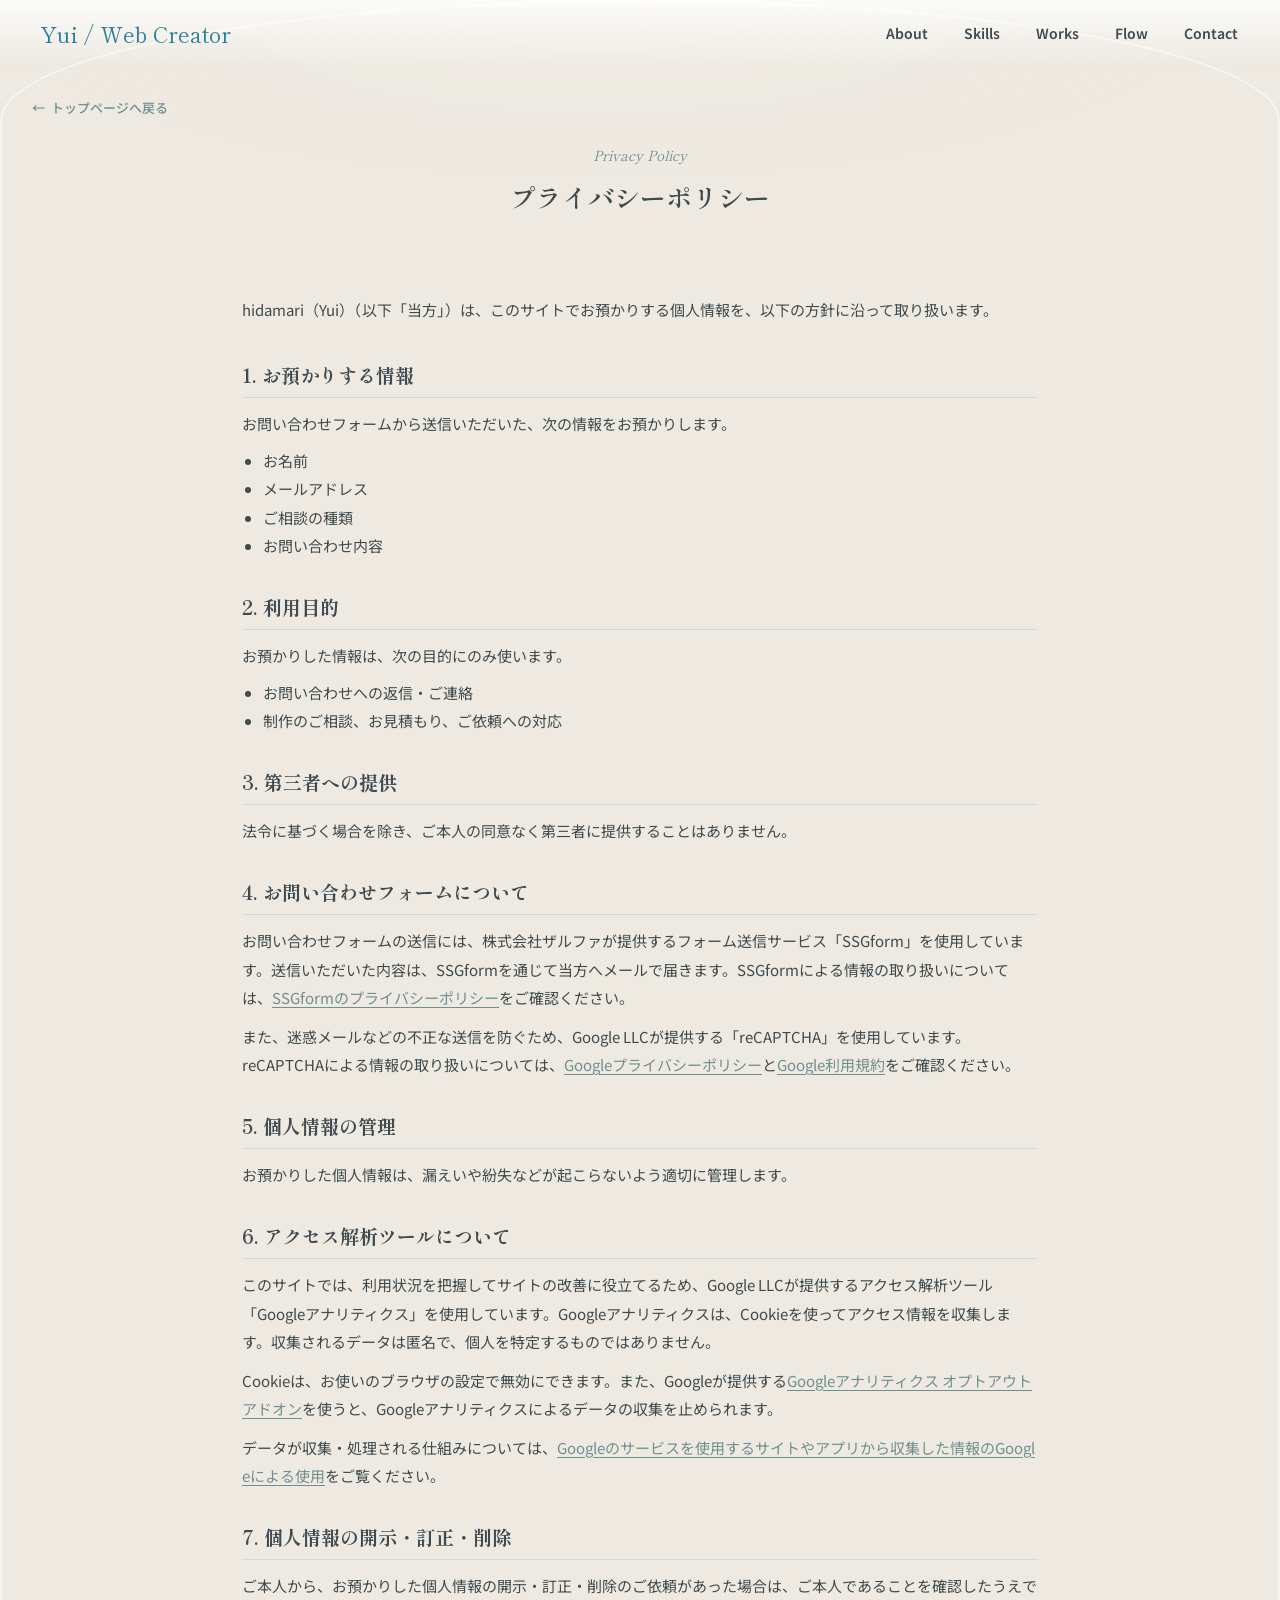
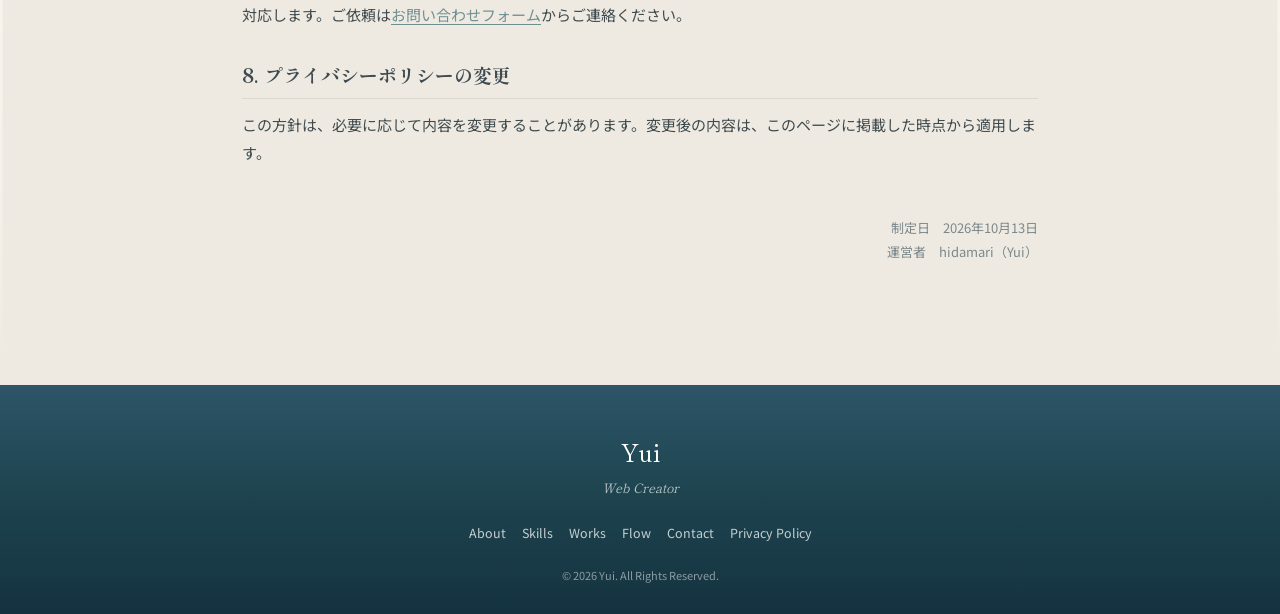
<file: privacy.html>
<!DOCTYPE html>
<html lang="ja">
<head>
<meta charset="UTF-8">
<meta name="viewport" content="width=device-width, initial-scale=1.0">
<!-- Google Tag Manager
     アクセス解析（GA4）はGTMの管理画面側で設定する。HTMLにはGTMのコードだけを置き、gtag.jsは直接書かない（二重計測防止）。
     コンテナIDを変える場合は、index.html・works.html・privacy.html・thanks.htmlの各2か所（headのここと、body直後のnoscript）をまとめて書き換えること -->
<script>(function(w,d,s,l,i){w[l]=w[l]||[];w[l].push({'gtm.start':
new Date().getTime(),event:'gtm.js'});var f=d.getElementsByTagName(s)[0],
j=d.createElement(s),dl=l!='dataLayer'?'&l='+l:'';j.async=true;j.src=
'https://www.googletagmanager.com/gtm.js?id='+i+dl;f.parentNode.insertBefore(j,f);
})(window,document,'script','dataLayer','GTM-KNXKQ9SF');</script>
<!-- End Google Tag Manager -->
<title>プライバシーポリシー | Yui Portfolio</title>
<meta name="description" content="Yui Portfolioにおける個人情報の取り扱いと、アクセス解析ツールの利用についてのご案内です。">
<link rel="icon" type="image/svg+xml" href="assets/icons/favicon.svg">
<link rel="preconnect" href="https://fonts.googleapis.com">
<link rel="preconnect" href="https://fonts.gstatic.com" crossorigin>
<link href="https://fonts.googleapis.com/css2?family=Shippori+Mincho:wght@500;700&family=Noto+Sans+JP:wght@400;500;700&family=Parisienne&display=swap" rel="stylesheet">
<!-- CSS/JSの末尾の「?v=日付」は、サーバー（Xサーバーのブラウザキャッシュ設定で7日間保存）やスマホに古いファイルが残らないようにするための番号です。
     CSS/JSを更新してアップするときは、index.html・works.html・privacy.html・thanks.htmlの4つでこの日付をまとめて書き換えてください -->
<link rel="stylesheet" href="css/style.css?v=20261013-3">
<link rel="stylesheet" href="css/animation.css?v=20261013-3">
<link rel="stylesheet" href="css/responsive.css?v=20261013-3">
</head>
<body class="privacy-page">
<!-- Google Tag Manager (noscript)：JavaScript無効の環境向け。IDはheadのGTMコードと同じものにする -->
<noscript><iframe src="https://www.googletagmanager.com/ns.html?id=GTM-KNXKQ9SF"
height="0" width="0" style="display:none;visibility:hidden"></iframe></noscript>
<!-- End Google Tag Manager (noscript) -->

<a class="skip-link" href="#main">本文へスキップ</a>

<header class="site-header" id="siteHeader">
  <a href="index.html#hero" class="site-logo">Yui / Web Creator</a>

  <nav class="nav-list" aria-label="メインナビゲーション">
    <a href="index.html#about">About</a>
    <a href="index.html#skills">Skills</a>
    <a href="index.html#works">Works</a>
    <a href="index.html#flow">Flow</a>
    <a href="index.html#contact">Contact</a>
  </nav>

  <button class="nav-toggle" id="navToggle" aria-label="メニューを開く" aria-expanded="false" aria-controls="navMobile">
    <svg class="icon-open" width="24" height="24" viewBox="0 0 24 24" fill="none" stroke="currentColor" stroke-width="1.8" stroke-linecap="round"><path d="M4 7h16M4 12h16M4 17h16"/></svg>
    <svg class="icon-close" width="24" height="24" viewBox="0 0 24 24" fill="none" stroke="currentColor" stroke-width="1.8" stroke-linecap="round"><path d="M6 6l12 12M18 6L6 18"/></svg>
  </button>
</header>

<div class="nav-overlay" id="navOverlay"></div>

<nav class="nav-mobile" id="navMobile" aria-label="モバイルメニュー">
  <a href="index.html#about">About</a>
  <a href="index.html#skills">Skills</a>
  <a href="index.html#works">Works</a>
  <a href="index.html#flow">Flow</a>
  <a href="index.html#contact">Contact</a>
</nav>

<main id="main">

  <!-- 制作実績一覧ページと同じ「静かな海辺のアーカイブ」の配色・見出しを流用する（.works-page-flow／.works-page-header） -->
  <div class="works-page-flow">

  <div class="works-page-header">
    <span class="works-page-header__en">Privacy Policy</span>
    <h1 class="works-page-header__jp">プライバシーポリシー</h1>
    <a href="index.html#hero" class="works-back"><span class="works-back__arrow">&larr;</span> トップページへ戻る</a>
  </div>

  <!-- 運営者名・制定日は案件固有の値。変更時は冒頭の文と末尾の.privacy-policy__infoの両方を書き換える -->
  <article class="privacy-policy">
    <p class="privacy-policy__intro">hidamari（Yui）（以下「当方」）は、このサイトでお預かりする個人情報を、以下の方針に沿って取り扱います。</p>

    <section class="privacy-policy__section">
      <h2 class="privacy-policy__heading">1. お預かりする情報</h2>
      <!-- index.htmlのお問い合わせフォームの項目と合わせる。フォームの項目を増減したらここも直す -->
      <p>お問い合わせフォームから送信いただいた、次の情報をお預かりします。</p>
      <ul class="privacy-policy__list">
        <li>お名前</li>
        <li>メールアドレス</li>
        <li>ご相談の種類</li>
        <li>お問い合わせ内容</li>
      </ul>
    </section>

    <section class="privacy-policy__section">
      <h2 class="privacy-policy__heading">2. 利用目的</h2>
      <p>お預かりした情報は、次の目的にのみ使います。</p>
      <ul class="privacy-policy__list">
        <li>お問い合わせへの返信・ご連絡</li>
        <li>制作のご相談、お見積もり、ご依頼への対応</li>
      </ul>
    </section>

    <section class="privacy-policy__section">
      <h2 class="privacy-policy__heading">3. 第三者への提供</h2>
      <p>法令に基づく場合を除き、ご本人の同意なく第三者に提供することはありません。</p>
    </section>

    <section class="privacy-policy__section">
      <h2 class="privacy-policy__heading">4. お問い合わせフォームについて</h2>
      <!-- フォームの送信サービスを変えた場合は、この段落（サービス名・提供会社・リンク先）を書き換える -->
      <p>お問い合わせフォームの送信には、株式会社ザルファが提供するフォーム送信サービス「SSGform」を使用しています。送信いただいた内容は、SSGformを通じて当方へメールで届きます。SSGformによる情報の取り扱いについては、<a href="https://ssgform.com/privacy_policy" target="_blank" rel="noopener">SSGformのプライバシーポリシー</a>をご確認ください。</p>
      <p>また、迷惑メールなどの不正な送信を防ぐため、Google LLCが提供する「reCAPTCHA」を使用しています。reCAPTCHAによる情報の取り扱いについては、<a href="https://policies.google.com/privacy?hl=ja" target="_blank" rel="noopener">Googleプライバシーポリシー</a>と<a href="https://policies.google.com/terms?hl=ja" target="_blank" rel="noopener">Google利用規約</a>をご確認ください。</p>
    </section>

    <section class="privacy-policy__section">
      <h2 class="privacy-policy__heading">5. 個人情報の管理</h2>
      <p>お預かりした個人情報は、漏えいや紛失などが起こらないよう適切に管理します。</p>
    </section>

    <section class="privacy-policy__section">
      <h2 class="privacy-policy__heading">6. アクセス解析ツールについて</h2>
      <p>このサイトでは、利用状況を把握してサイトの改善に役立てるため、Google LLCが提供するアクセス解析ツール「Googleアナリティクス」を使用しています。Googleアナリティクスは、Cookieを使ってアクセス情報を収集します。収集されるデータは匿名で、個人を特定するものではありません。</p>
      <p>Cookieは、お使いのブラウザの設定で無効にできます。また、Googleが提供する<a href="https://tools.google.com/dlpage/gaoptout?hl=ja" target="_blank" rel="noopener">Googleアナリティクス オプトアウト アドオン</a>を使うと、Googleアナリティクスによるデータの収集を止められます。</p>
      <p>データが収集・処理される仕組みについては、<a href="https://policies.google.com/technologies/partner-sites?hl=ja" target="_blank" rel="noopener">Googleのサービスを使用するサイトやアプリから収集した情報のGoogleによる使用</a>をご覧ください。</p>
    </section>

    <section class="privacy-policy__section">
      <h2 class="privacy-policy__heading">7. 個人情報の開示・訂正・削除</h2>
      <p>ご本人から、お預かりした個人情報の開示・訂正・削除のご依頼があった場合は、ご本人であることを確認したうえで対応します。ご依頼は<a href="index.html#contact">お問い合わせフォーム</a>からご連絡ください。</p>
    </section>

    <section class="privacy-policy__section">
      <h2 class="privacy-policy__heading">8. プライバシーポリシーの変更</h2>
      <p>この方針は、必要に応じて内容を変更することがあります。変更後の内容は、このページに掲載した時点から適用します。</p>
    </section>

    <dl class="privacy-policy__info">
      <div>
        <dt>制定日</dt>
        <dd>2026年10月13日</dd>
      </div>
      <div>
        <dt>運営者</dt>
        <dd>hidamari（Yui）</dd>
      </div>
    </dl>
  </article>

  </div>
  <!-- /.works-page-flow -->

</main>

<footer class="site-footer">
  <p class="site-footer__logo">Yui</p>
  <p class="site-footer__role">Web Creator</p>
  <nav class="site-footer__nav" aria-label="フッターナビゲーション">
    <a href="index.html#about">About</a>
    <a href="index.html#skills">Skills</a>
    <a href="index.html#works">Works</a>
    <a href="index.html#flow">Flow</a>
    <a href="index.html#contact">Contact</a>
    <a href="privacy.html" aria-current="page">Privacy Policy</a>
  </nav>
  <p class="site-footer__copyright">&copy; 2026 Yui. All Rights Reserved.</p>
</footer>

<a href="#main" class="to-top" id="toTop" aria-label="ページの先頭へ戻る">
  <svg width="18" height="18" viewBox="0 0 24 24" fill="none" stroke="currentColor" stroke-width="2" stroke-linecap="round" stroke-linejoin="round" aria-hidden="true"><path d="M12 19V5M5 12l7-7 7 7"/></svg>
</a>

<script src="js/main.js?v=20261013-3" defer></script>
<script src="js/animation.js?v=20261013-3" defer></script>
</body>
</html>
</file>
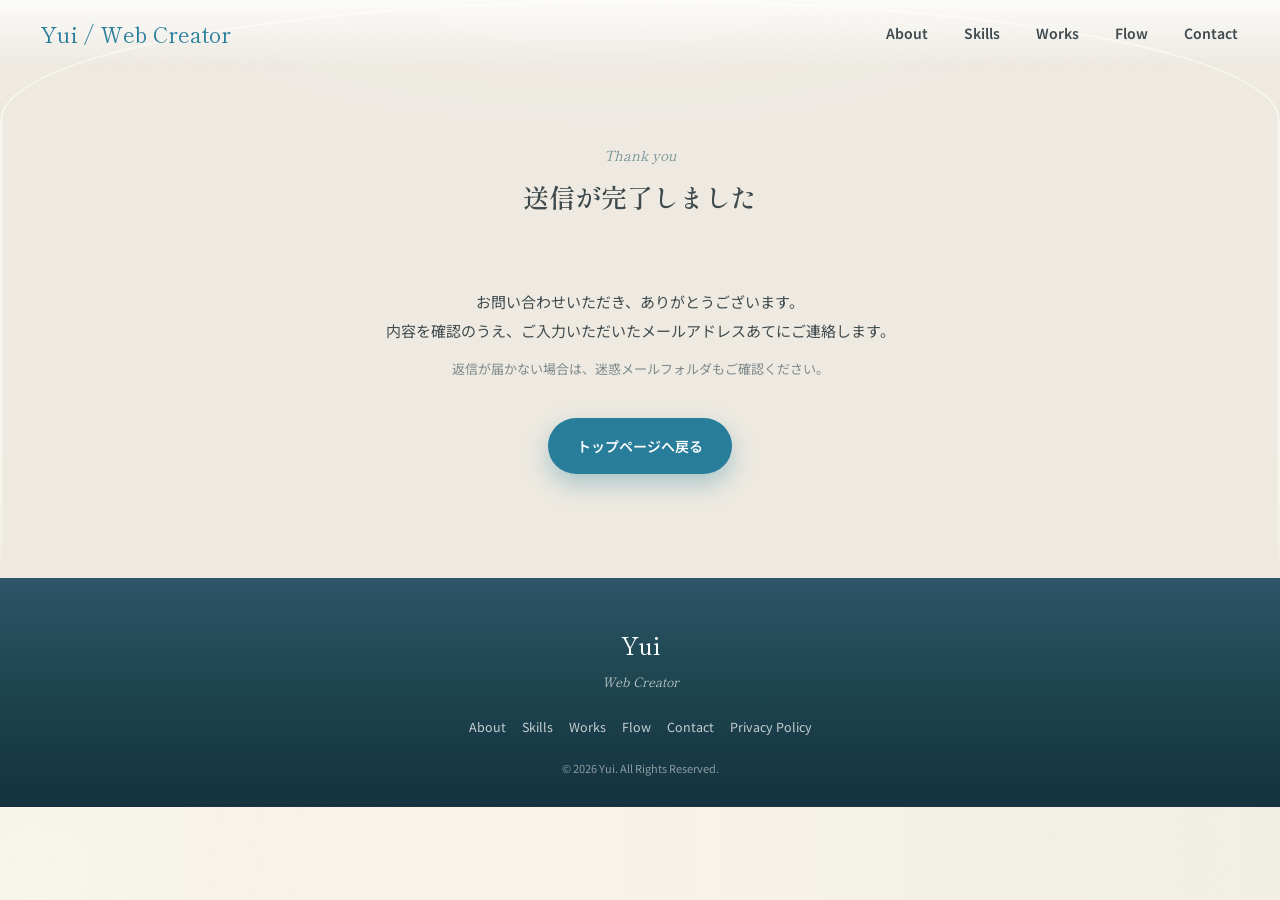
<file: thanks.html>
<!DOCTYPE html>
<html lang="ja">
<head>
<meta charset="UTF-8">
<meta name="viewport" content="width=device-width, initial-scale=1.0">
<!-- Google Tag Manager
     アクセス解析（GA4）はGTMの管理画面側で設定する。HTMLにはGTMのコードだけを置き、gtag.jsは直接書かない（二重計測防止）。
     コンテナIDを変える場合は、index.html・works.html・privacy.html・thanks.htmlの各2か所（headのここと、body直後のnoscript）をまとめて書き換えること -->
<script>(function(w,d,s,l,i){w[l]=w[l]||[];w[l].push({'gtm.start':
new Date().getTime(),event:'gtm.js'});var f=d.getElementsByTagName(s)[0],
j=d.createElement(s),dl=l!='dataLayer'?'&l='+l:'';j.async=true;j.src=
'https://www.googletagmanager.com/gtm.js?id='+i+dl;f.parentNode.insertBefore(j,f);
})(window,document,'script','dataLayer','GTM-KNXKQ9SF');</script>
<!-- End Google Tag Manager -->
<title>送信完了 | Yui Portfolio</title>
<!-- 送信完了ページは検索結果に出す必要がないため、検索エンジンに登録しない -->
<meta name="robots" content="noindex">
<link rel="icon" type="image/svg+xml" href="assets/icons/favicon.svg">
<link rel="preconnect" href="https://fonts.googleapis.com">
<link rel="preconnect" href="https://fonts.gstatic.com" crossorigin>
<link href="https://fonts.googleapis.com/css2?family=Shippori+Mincho:wght@500;700&family=Noto+Sans+JP:wght@400;500;700&family=Parisienne&display=swap" rel="stylesheet">
<!-- CSS/JSの末尾の「?v=日付」は、サーバー（Xサーバーのブラウザキャッシュ設定で7日間保存）やスマホに古いファイルが残らないようにするための番号です。
     CSS/JSを更新してアップするときは、index.html・works.html・privacy.html・thanks.htmlの4つでこの日付をまとめて書き換えてください -->
<link rel="stylesheet" href="css/style.css?v=20261013-3">
<link rel="stylesheet" href="css/animation.css?v=20261013-3">
<link rel="stylesheet" href="css/responsive.css?v=20261013-3">
</head>
<body class="thanks-page">
<!-- Google Tag Manager (noscript)：JavaScript無効の環境向け。IDはheadのGTMコードと同じものにする -->
<noscript><iframe src="https://www.googletagmanager.com/ns.html?id=GTM-KNXKQ9SF"
height="0" width="0" style="display:none;visibility:hidden"></iframe></noscript>
<!-- End Google Tag Manager (noscript) -->

<a class="skip-link" href="#main">本文へスキップ</a>

<header class="site-header" id="siteHeader">
  <a href="index.html#hero" class="site-logo">Yui / Web Creator</a>

  <nav class="nav-list" aria-label="メインナビゲーション">
    <a href="index.html#about">About</a>
    <a href="index.html#skills">Skills</a>
    <a href="index.html#works">Works</a>
    <a href="index.html#flow">Flow</a>
    <a href="index.html#contact">Contact</a>
  </nav>

  <button class="nav-toggle" id="navToggle" aria-label="メニューを開く" aria-expanded="false" aria-controls="navMobile">
    <svg class="icon-open" width="24" height="24" viewBox="0 0 24 24" fill="none" stroke="currentColor" stroke-width="1.8" stroke-linecap="round"><path d="M4 7h16M4 12h16M4 17h16"/></svg>
    <svg class="icon-close" width="24" height="24" viewBox="0 0 24 24" fill="none" stroke="currentColor" stroke-width="1.8" stroke-linecap="round"><path d="M6 6l12 12M18 6L6 18"/></svg>
  </button>
</header>

<div class="nav-overlay" id="navOverlay"></div>

<nav class="nav-mobile" id="navMobile" aria-label="モバイルメニュー">
  <a href="index.html#about">About</a>
  <a href="index.html#skills">Skills</a>
  <a href="index.html#works">Works</a>
  <a href="index.html#flow">Flow</a>
  <a href="index.html#contact">Contact</a>
</nav>

<main id="main">

  <!-- お問い合わせフォーム（SSGform）の送信後に表示するページ。SSGformの「送信後転送URL」にこのページのURLを設定する。
       GTMでは、このページが表示されたことを「お問い合わせ送信完了」として計測する -->
  <div class="works-page-flow">

  <div class="works-page-header">
    <span class="works-page-header__en">Thank you</span>
    <h1 class="works-page-header__jp">送信が完了しました</h1>
  </div>

  <div class="thanks-message">
    <p>お問い合わせいただき、ありがとうございます。<br>内容を確認のうえ、ご入力いただいたメールアドレスあてにご連絡します。</p>
    <p class="thanks-message__note">返信が届かない場合は、迷惑メールフォルダもご確認ください。</p>
    <a href="index.html#hero" class="btn btn--primary">トップページへ戻る</a>
  </div>

  </div>
  <!-- /.works-page-flow -->

</main>

<footer class="site-footer">
  <p class="site-footer__logo">Yui</p>
  <p class="site-footer__role">Web Creator</p>
  <nav class="site-footer__nav" aria-label="フッターナビゲーション">
    <a href="index.html#about">About</a>
    <a href="index.html#skills">Skills</a>
    <a href="index.html#works">Works</a>
    <a href="index.html#flow">Flow</a>
    <a href="index.html#contact">Contact</a>
    <a href="privacy.html">Privacy Policy</a>
  </nav>
  <p class="site-footer__copyright">&copy; 2026 Yui. All Rights Reserved.</p>
</footer>

<a href="#main" class="to-top" id="toTop" aria-label="ページの先頭へ戻る">
  <svg width="18" height="18" viewBox="0 0 24 24" fill="none" stroke="currentColor" stroke-width="2" stroke-linecap="round" stroke-linejoin="round" aria-hidden="true"><path d="M12 19V5M5 12l7-7 7 7"/></svg>
</a>

<script src="js/main.js?v=20261013-3" defer></script>
<script src="js/animation.js?v=20261013-3" defer></script>
</body>
</html>
</file>
<file: css/style.css>
/* ===================================================
   Yui Portfolio - style.css
   変数 / リセット / タイポグラフィ / レイアウト / コンポーネント
   =================================================== */

/* ヒーロー見出し用の装飾フォント（和のカリグラフィ風） */
@font-face {
  font-family: 'AsWinterBegins';
  src: url('../AsWinterBegins.otf') format('opentype');
  font-display: swap;
}

/* ---------- リセット ---------- */
* {
  box-sizing: border-box;
  margin: 0;
  padding: 0;
}

html {
  scroll-behavior: smooth;
}

img {
  max-width: 100%;
  display: block;
}

a {
  color: inherit;
}

button {
  font: inherit;
  cursor: pointer;
}

ul {
  list-style: none;
}

/* ---------- カラー・トークン変数 ---------- */
:root {
  /* カラーパレット（指示書 第7章） */
  --color-sea-deep: #287d9b;
  --color-sea: #63bcd0;
  --color-sea-light: #bde9ef;
  --color-sky: #ddf3f6;
  --cloud-bg: rgba(255, 255, 255, 0.86);
  --cloud-bg-soft: rgba(255, 255, 255, 0.62);
  --color-sand: #f7f3e9;
  --color-sand-beige: #ddc9aa;

  /* Hero下端の継ぎ目波（.hero-seam-fade、index.html側のSVG）の色。
     PC写真は下端が海色のためsea-deepのままでよいが、スマホ写真（hero-mobile.png）は
     下端がデスク・ノートの暖色（サンドベージュ）のため、そのままだと波の直上で
     暖色→寒色の硬い境界線が見えてしまう。767px以下だけ写真の実際の下端色に合わせる */
  --hero-seam-color: var(--color-sea-deep);
  --color-sunset-pink: #e8c6be;
  --color-text: #3f4b50;
  --color-text-sub: #66777d;
  --color-accent: #246d87;
  --color-footer: #1e4550;

  /* コンポーネント */
  --radius-card: 32px;
  --radius-card-sm: 22px;
  --shadow-cloud: 0 24px 60px rgba(46, 113, 135, 0.14);
  --shadow-cloud-sm: 0 10px 28px rgba(46, 113, 135, 0.12);
  --content-width: 1160px;
  --content-width-narrow: 860px;

  /* 余白（モバイル基準） */
  --section-pad-y: 72px;
  /* 【ブラッシュアップ】各セクションが画面幅いっぱいに詰まって見える指摘を受け、
     18px→24pxへ拡大。左右の余白を少し足すことで、コンパクトで整った印象にする。
     この値は全セクション共通のトークンのため、実機で見て狭い/広いと感じた場合はここだけ調整すればよい */
  --section-pad-x: 24px;

  /* フォント：見出し=Shippori Mincho、本文・UI・タグ=Noto Sans JPの2種類に統一。
     font-ui/font-en/font-logoは旧フォント（Klee One/Cormorant Garamond）の名残りだが、
     使用箇所を書き換えずに済むようエイリアスとして残し、統一後の書体を指すようにしている */
  --font-heading-jp: 'Shippori Mincho', serif;
  --font-body: 'Noto Sans JP', sans-serif;
  --font-ui: var(--font-body);
  --font-en: var(--font-heading-jp);
  --font-logo: var(--font-heading-jp);
  --font-heading-hero: 'AsWinterBegins', var(--font-heading-jp);
  /* ヒーローの万年筆アニメーションのみ、手書きに見せるため筆記体を維持（統一の対象外） */
  --font-pen-script: 'Parisienne', cursive;

  /* セクション背景写真に重ねる共通ティント（全セクションで統一し、繋がりを持たせる） */
  --bg-photo-tint: color-mix(in srgb, var(--color-sand) 45%, transparent);

  /* アーチ壁のマウス追従光（js/wall-light.js）。JS未実行時（タブレット/スマホ/reduced-motion等）
     でも不自然にならないよう、中立値をここで既定しておく */
  --wall-light-left-alpha: 0.08;
  --wall-light-left-alpha-outer: 0.032;
  --wall-light-right-alpha: 0.08;
  --wall-light-right-alpha-outer: 0.032;
}

/* ---------- ベース ---------- */
body {
  font-family: var(--font-body);
  color: var(--color-text);
  /* アーチ開口の左右の壁に、ごく薄い自然光を足す。#main幅の外側（壁側）にしか見えないよう、
     中央の本編には大きく被らないようにしている。
     中盤：ほぼニュートラル／下：ごく薄い青灰色でFooterの夜へ橋渡しする。
     左右コーナーの光（radial-gradient）と、最上部を明るくするアイボリーのハイライトは、
     Hero写真のドームクリップ（指示書①）の外側にできるすき間（元はsand色で目立たなかった）と重なり、
     白いアーチ状に浮き上がって見えてしまったため撤去し、下方向の変化だけに絞った */
  /* アーチ壁のマウス追従光（js/wall-light.js）。壁のごく上寄りだけに小さく固定サイズで置き、
     ページ全体（bodyの高さ＝数千px）に対する自動サイズ指定は絶対に使わない。
     以前、サイズ指定なしのradial-gradientを使った際、farthest-cornerの自動計算がbody全体の
     高さを基準にしてしまい、横に伸びる不自然な光の帯になった不具合があったため
     （style.css内の別コメント参照）、必ずpx固定の楕円サイズ・Y位置で指定する */
  /* STEP 2：左右の壁にごくわずかな自然光差を追加する固定ベース光。
     左＝ごく薄いアイボリーの光が回り込む、右＝ごく薄いブルーグレーで少し落ち着かせる。
     どちらもwall-light.jsのマウス追従光（alpha 0.04〜0.12）より弱い固定値にとどめ、
     「常時ある空間光」の上に「マウスで動く光」が重なる関係を保つ。
     境界が見えないよう、#mainに近づく前（55%手前）でtransparentへ収束させる */
  background:
    /* STEP 4追記：Footerは#mainの外側（壁）を覆わないため、Footerの高さ分（body全体の
       約96%〜100%）だけは壁のsand色がそのまま隣に残ってしまい、Footerの夜色との間に
       くっきりした縦の境目が見えていた。ここだけFooter自身の開始色と同じ色で塗り、
       境目をなくす（Footerの要素自体は変更しない） */
    linear-gradient(
      to bottom,
      transparent 0%,
      transparent 93%,
      rgba(46, 85, 104, 0.6) 96%,
      rgba(46, 85, 104, 0.94) 100%
    ),
    radial-gradient(
      ellipse 620px 440px at 3% 60px,
      rgba(255, 252, 244, var(--wall-light-left-alpha)) 0%,
      rgba(255, 252, 244, var(--wall-light-left-alpha-outer)) 24%,
      rgba(255, 252, 244, 0) 50%
    ),
    radial-gradient(
      ellipse 620px 440px at 97% 60px,
      rgba(255, 252, 244, var(--wall-light-right-alpha)) 0%,
      rgba(255, 252, 244, var(--wall-light-right-alpha-outer)) 24%,
      rgba(255, 252, 244, 0) 50%
    ),
    linear-gradient(
      to right,
      rgba(255, 253, 247, 0.06) 0%,
      rgba(255, 253, 247, 0.02) 32%,
      rgba(255, 253, 247, 0) 55%
    ),
    linear-gradient(
      to left,
      rgba(80, 100, 105, 0.035) 0%,
      rgba(80, 100, 105, 0.012) 32%,
      rgba(80, 100, 105, 0) 55%
    ),
    /* STEP 4：Contact区間（body全体の高さの約75%〜96%地点。#mainの78%〜100%地点に相当）で、
       上のSTEP2左右光差・wall-light（マウス追従光）を、同じsand色を薄く重ねて少しずつ覆い隠す。
       透明度が増すだけで色相は変えないため、下の夜色グラデーションはそのまま透けて見える */
    linear-gradient(
      to bottom,
      rgba(247, 243, 233, 0) 0%,
      rgba(247, 243, 233, 0) 75%,
      rgba(247, 243, 233, 0.22) 85%,
      rgba(247, 243, 233, 0.62) 92%,
      rgba(247, 243, 233, 0.9) 96%,
      rgba(247, 243, 233, 0.9) 100%
    ),
    linear-gradient(
      to bottom,
      rgba(255, 252, 246, 0) 38%,
      rgba(88, 108, 118, 0.015) 72%,
      rgba(72, 94, 108, 0.035) 100%
    ),
    var(--color-sand);
  line-height: 1.9;
  -webkit-font-smoothing: antialiased;
  overflow-x: hidden;
}

/* タブレット：壁幅が狭くなる分、光もPCの6〜7割程度に弱める */
@media (max-width: 1024px) {
  body {
    background:
      /* STEP 4追記：Footer分の高さだけ、壁のsand色をFooter開始色に合わせて塗り、縦の境目をなくす */
      linear-gradient(
        to bottom,
        transparent 0%,
        transparent 93%,
        rgba(46, 85, 104, 0.5) 96%,
        rgba(46, 85, 104, 0.88) 100%
      ),
      linear-gradient(
        to right,
        rgba(255, 253, 247, 0.035) 0%,
        rgba(255, 253, 247, 0.012) 32%,
        rgba(255, 253, 247, 0) 55%
      ),
      linear-gradient(
        to left,
        rgba(80, 100, 105, 0.02) 0%,
        rgba(80, 100, 105, 0.007) 32%,
        rgba(80, 100, 105, 0) 55%
      ),
      /* STEP 4：タブレットはPCよりフェード距離を短く（収束を早める） */
      linear-gradient(
        to bottom,
        rgba(247, 243, 233, 0) 0%,
        rgba(247, 243, 233, 0) 78%,
        rgba(247, 243, 233, 0.5) 90%,
        rgba(247, 243, 233, 0.85) 96%,
        rgba(247, 243, 233, 0.85) 100%
      ),
      linear-gradient(
        to bottom,
        rgba(255, 252, 246, 0) 38%,
        rgba(88, 108, 118, 0.01) 72%,
        rgba(72, 94, 108, 0.023) 100%
      ),
      var(--color-sand);
  }
}

/* スマホ：左右の壁自体を表示しないため、光の演出も無効化して既存の本編背景を優先する */
@media (max-width: 767px) {
  body {
    background: var(--color-sand);
  }
}

::selection {
  background: var(--color-sea);
  color: #fff;
}

/* 固定ヘッダー分のオフセット（アンカーリンク時に見出しが隠れないように） */
section[id],
.work-item[id] {
  scroll-margin-top: 72px;
}

h1,
h2,
h3,
h4 {
  font-family: var(--font-heading-jp);
  color: var(--color-text);
  line-height: 1.5;
}

p {
  font-size: 14px;
  line-height: 1.9;
}

@media (min-width: 768px) {
  p {
    font-size: 15px;
  }
}

/* フォーカス表示は消さない */
a:focus-visible,
button:focus-visible {
  outline: 2px solid var(--color-accent);
  outline-offset: 3px;
}

/* ---------- レイアウトユーティリティ ---------- */
.section-inner {
  width: 100%;
  max-width: var(--content-width);
  margin: 0 auto;
  padding: var(--section-pad-y) var(--section-pad-x);
}

.section-inner--narrow {
  max-width: var(--content-width-narrow);
}

.section-heading {
  text-align: center;
  margin-bottom: 40px;
}

.section-heading__en {
  display: block;
  font-family: var(--font-en);
  font-style: italic;
  font-size: 15px;
  letter-spacing: 0.04em;
  color: var(--color-sea-deep);
}

.section-heading__jp {
  font-size: 24px;
  font-weight: 600;
  margin-top: 6px;
}

.placeholder-note {
  display: inline-block;
  margin-top: 10px;
  padding: 4px 12px;
  border-radius: 20px;
  background: rgba(232, 198, 190, 0.5);
  color: var(--color-accent);
  font-size: 11.5px;
  font-family: var(--font-ui);
}

/* ---------- ボタン / CTA ---------- */
.btn {
  display: inline-flex;
  align-items: center;
  gap: 8px;
  padding: 14px 28px;
  min-height: 44px;
  border-radius: 50px;
  font-family: var(--font-ui);
  font-weight: 600;
  font-size: 14px;
  text-decoration: none;
  border: 1.5px solid transparent;
  transition: background 0.25s ease, color 0.25s ease, border-color 0.25s ease;
}

.btn--primary {
  background: var(--color-sea-deep);
  color: #fff;
  box-shadow: 0 10px 24px rgba(40, 125, 155, 0.35);
}

.btn--primary:hover {
  background: var(--color-accent);
}

.btn--ghost {
  background: rgba(255, 255, 255, 0.85);
  color: var(--color-sea-deep);
  border-color: var(--color-sea-light);
}

.btn--ghost:hover {
  background: #fff;
}

.btn--block {
  width: 100%;
  justify-content: center;
}

/* ---------- 雲カード共通（第10章） ---------- */
.cloud-card {
  position: relative;
  background: var(--cloud-bg);
  backdrop-filter: blur(14px);
  -webkit-backdrop-filter: blur(14px);
  border-radius: 40% 60% 55% 45% / 45% 40% 60% 55%;
  box-shadow: var(--shadow-cloud);
  border: 1px solid rgba(255, 255, 255, 0.6);
}

/* 長文・情報量が多いカードは通常の角丸に寄せて可読性を優先 */
.cloud-card--panel {
  border-radius: var(--radius-card);
}

.cloud-card__inner {
  padding: 36px 24px;
}

@media (min-width: 768px) {
  .cloud-card__inner {
    padding: 48px 56px;
  }
}

/* ---------- 画像プレースホルダー（本人写真・実績画像 差し替え待ち） ---------- */
.img-placeholder {
  position: relative;
  display: flex;
  flex-direction: column;
  align-items: center;
  justify-content: center;
  gap: 8px;
  width: 100%;
  min-height: 180px;
  border: 1.5px dashed var(--color-sea);
  border-radius: var(--radius-card-sm);
  background: linear-gradient(135deg, rgba(99, 188, 208, 0.14), rgba(221, 201, 170, 0.16));
  color: var(--color-sea-deep);
  text-align: center;
  padding: 20px;
}

.img-placeholder svg {
  opacity: 0.7;
}

.img-placeholder__label {
  font-family: var(--font-ui);
  font-size: 12px;
  color: var(--color-text-sub);
}

/* ---------- ヘッダー / ナビ（6-1） ---------- */
.site-header {
  position: fixed;
  top: 0;
  left: 0;
  width: 100%;
  z-index: 100;
  padding: 14px var(--section-pad-x);
  display: flex;
  align-items: center;
  justify-content: space-between;
  background: linear-gradient(to bottom, rgba(255, 255, 255, 0.8), rgba(255, 255, 255, 0));
  transition: background 0.3s ease, box-shadow 0.3s ease, backdrop-filter 0.3s ease;
}

.site-header.is-scrolled {
  background: rgba(255, 255, 255, 0.78);
  backdrop-filter: blur(12px);
  -webkit-backdrop-filter: blur(12px);
  box-shadow: 0 4px 20px rgba(40, 125, 155, 0.1);
}

.site-logo {
  font-family: var(--font-logo);
  font-size: clamp(14px, 4vw, 22px);
  line-height: 1.15;
  color: var(--color-sea-deep);
  text-decoration: none;
  white-space: nowrap;
}

.nav-list {
  display: none;
  align-items: center;
  gap: clamp(16px, 3vw, 32px);
}

.nav-list a {
  font-family: var(--font-ui);
  font-weight: 600;
  font-size: 14px;
  text-decoration: none;
  color: var(--color-text);
  padding: 6px 2px;
}

.nav-list a:hover {
  color: var(--color-sea-deep);
}

.nav-toggle {
  display: flex;
  align-items: center;
  justify-content: center;
  width: 44px;
  height: 44px;
  background: none;
  border: none;
  color: var(--color-sea-deep);
}

.nav-toggle .icon-close {
  display: none;
}

.nav-toggle[aria-expanded="true"] .icon-open {
  display: none;
}

.nav-toggle[aria-expanded="true"] .icon-close {
  display: block;
}

.nav-mobile {
  position: fixed;
  top: 0;
  right: 0;
  bottom: 0;
  width: min(78vw, 320px);
  background: rgba(255, 255, 255, 0.97);
  backdrop-filter: blur(10px);
  box-shadow: -8px 0 30px rgba(40, 125, 155, 0.15);
  padding: 88px 28px 32px;
  display: flex;
  flex-direction: column;
  gap: 4px;
  transform: translateX(100%);
  opacity: 0;
  visibility: hidden;
  transition: transform 0.35s ease, opacity 0.35s ease, visibility 0.35s;
  z-index: 99;
}

.nav-mobile.is-open {
  transform: translateX(0);
  opacity: 1;
  visibility: visible;
}

.nav-mobile a {
  font-family: var(--font-ui);
  font-weight: 600;
  font-size: 16px;
  text-decoration: none;
  color: var(--color-text);
  padding: 16px 6px;
  min-height: 44px;
  display: flex;
  align-items: center;
  border-bottom: 1px solid rgba(99, 188, 208, 0.25);
}

.nav-overlay {
  position: fixed;
  inset: 0;
  background: rgba(40, 80, 95, 0.25);
  opacity: 0;
  visibility: hidden;
  transition: opacity 0.35s ease, visibility 0.35s;
  z-index: 98;
}

.nav-overlay.is-open {
  opacity: 1;
  visibility: visible;
}

/* ---------- 読み込み時イントロ（海鳥の手紙） ----------
   デフォルトでは非表示・pointer-events:noneのまま＝JS/GSAPが動かない場合や
   prefers-reduced-motion時、js/intro.js側の判定でis-activeが付かず、
   本編（header以降）がそのまま通常表示になるPEフォールバック */
.intro-gate {
  position: fixed;
  inset: 0;
  z-index: 500;
  /* 保険：内部の要素（渚のゆらぎ・瓶の揺れ等）が万一ゲームの矩形からはみ出しても、
     その部分から背後の本編が透けないようクリップする */
  overflow: hidden;
  display: flex;
  align-items: center;
  justify-content: center;
  /* 瓶の最終停止位置＝画面の縦横センターにするため、flexで中央配置する
     （js/intro.jsはこの中央位置をx:0,y:0として、そこからの相対オフセットで開始位置を計算している） */
  background: linear-gradient(180deg, var(--color-sea-deep) 0%, var(--color-sea) 38%, var(--color-sea-light) 60%);
  opacity: 0;
  visibility: hidden;
  pointer-events: none;
  transition: opacity 0.6s ease, visibility 0.6s;
}

.intro-gate.is-active {
  opacity: 1;
  visibility: visible;
  pointer-events: auto;
}

.intro-gate[data-state="opening"],
.intro-gate[data-state="opened"] {
  pointer-events: none;
}

/* 初回ペイント前に<head>内の同期スクリプトが付与するクラス（本編のFOUC対策）。
   js/intro.jsのis-active切り替えより先に効くよう、transitionは持たせない
   （js/intro.jsが起動し次第、is-active側に主導権を渡す） */
html.intro-pending .intro-gate {
  opacity: 1;
  visibility: visible;
  pointer-events: auto;
}

html.intro-pending #main {
  visibility: hidden;
}

/* 背景の海・砂浜：実写風画像2枚（ベース背景＋波打ち際の白波の透過PNG、白波は1枚のみ）を重ねて表示する。
   動きはCSSアニメーションのみ（JS不要）。intro-wave-background-spec-v2.md参照。
   白波素材は背景と縦横サイズを完全に一致させてあり（object-fitのずれ防止）、
   揺れは必ず基準位置（transform: none＝背景とぴったり重なる位置）から始まり、
   そこへ戻ってくる往復にすることで「波打ち際に留まりながら揺れる」動きにしている */
.intro-scene {
  position: absolute;
  inset: 0;
  overflow: hidden;
  z-index: 0;
  pointer-events: none;

  /* 揺れ幅・速さの調整つまみ */
  --foam-drift-x: 0.6%;      /* 左右にどれだけ動くか（背景幅に対する割合） */
  --foam-bob-y: 2px;         /* 上下にどれだけ揺れるか */
  --foam-drift-duration: 9s; /* 1往復する時間（遅いほど上品） */
  --foam-opacity-min: 0.88;  /* 白波が最も薄くなる時の不透明度 */
  --foam-overscan: 1.16;     /* 波素材をこの倍率だけ拡大し、はみ出した分を揺れの可動域にする */
  --foam-tilt: -3deg;        /* 右上がり（波素材の右側を持ち上げる）方向の傾き。
                                 実機確認では、この方向は右側で背景の渚ラインとの隙間が
                                 広がりやすい傾向があったため、値を強めすぎないよう注意する */
  --foam-shift-y: -12px;     /* 波素材全体を少し上へ移動する */
}

/* ベース背景：画面いっぱいに敷く */
.intro-scene__bg {
  position: absolute;
  inset: 0;
  width: 100%;
  height: 100%;
  object-fit: cover;
  object-position: center 50%;
  z-index: 0;
}

/* 白波：背景写真とは別レイヤーで、渚の見え方に合わせてobject-positionを個別に調整している
   （以前は背景と揃える設計だったが、意図的にずらす調整に変更した）。
   ボックス自体をwidth/leftで広げるとobject-fit: coverの拡大率が変わり、
   object-position（縦376%）が示す実際の位置がずれてしまう（＝波の上下位置が動いて見える）
   不具合があったため、ボックスの寸法は元のinset:0のまま維持する。
   はみ出し量は、object-fit適用後の見た目に対してtransform: scale()で拡大することで確保する
   （transformはレイアウト後の描画にのみ影響し、object-position自体の計算には影響しない） */
.intro-scene__foam {
  position: absolute;
  inset: 0;
  width: 100%;
  height: 100%;
  object-fit: cover;
  object-position: 50% 376%;
  z-index: 1;
  transform-origin: center center;
  animation: introFoamDrift var(--foam-drift-duration) ease-in-out infinite;
  will-change: transform, opacity;
}

@keyframes introFoamDrift {
  0%   { transform: rotate(var(--foam-tilt)) scale(var(--foam-overscan)) translate(0, var(--foam-shift-y)); opacity: 1; }
  45%  { transform: rotate(var(--foam-tilt)) scale(var(--foam-overscan)) translate(var(--foam-drift-x), calc(var(--foam-shift-y) + (var(--foam-bob-y) * -1))); opacity: var(--foam-opacity-min); }
  55%  { transform: rotate(var(--foam-tilt)) scale(var(--foam-overscan)) translate(var(--foam-drift-x), calc(var(--foam-shift-y) + (var(--foam-bob-y) * -1))); opacity: var(--foam-opacity-min); }
  100% { transform: rotate(var(--foam-tilt)) scale(var(--foam-overscan)) translate(0, var(--foam-shift-y)); opacity: 1; }
}

/* 動きを抑えたい/不要な環境では静止画のまま表示する。
   ただし傾き・拡大・上方向シフトは見た目の調整なのでアニメーションの有無に関わらず維持する */
@media (prefers-reduced-motion: reduce) {
  .intro-scene__foam {
    animation: none;
    opacity: 1;
    transform: rotate(var(--foam-tilt)) scale(var(--foam-overscan)) translate(0, var(--foam-shift-y));
  }
}

/* スマホの縦長画面では横長素材が大きくトリミングされ、渚のラインが見切れる場合があるため、
   object-positionのみ上書きして調整する */
@media (max-width: 600px) {
  .intro-scene__bg,
  .intro-scene__foam {
    object-position: center 42%;
  }

  /* スマホはPCより見える横幅の比率が変わるため、オーバースキャンを大きめに取る。
     波の素材端・切れ目が画面内に入り込む余地をなくすため、常に画面より一回り大きく配置する
     （object-fit:coverの土台自体は動かさず、transform:scaleで均等に拡大するこれまでの方式を維持。
     width/leftでボックス自体を非対称に広げる方式は、object-fit:coverの計算基準が変わって
     波の上下位置がズレる不具合が過去にあったため採用しない）。
     --foam-shift-yは、?posdebug=1の調整パネルでYuiさんが実機を見ながら決めた値
     （瓶の中央あたりに波が来る位置）。object-fit:coverの計算に影響しないtransformベースの
     シフトのため、上のoverscanとは独立して安全に上下移動できる */
  .intro-scene {
    --foam-overscan: 1.34;
    --foam-shift-y: -19vh;
  }

}

/* 文字色・書体は「open」のペーパータグ（.intro-bottle__opentag-text）と揃え、
   同じ紙タグの一部のように見せる。
   .intro-gateの子ではなく兄弟要素にしてある（.intro-light-washより手前のz-indexを持たせ、
   光が画面を覆う演出中も含めて開封後もずっとクリックできる状態を保つため）。
   表示・非表示はJSで直接操作せず、隣接兄弟セレクタで.intro-gateがis-activeの間だけ出す
   （JS/GSAP不通時はis-activeが付かないため、そのままデフォルトの非表示を維持するPEフォールバック） */
.intro-skip {
  position: fixed;
  right: max(20px, env(safe-area-inset-right));
  bottom: max(20px, env(safe-area-inset-bottom));
  z-index: 502;
  font-family: Georgia, "Times New Roman", serif;
  font-size: 1.05rem;
  font-style: italic;
  letter-spacing: 0.08em;
  color: #23515f;
  text-decoration: none;
  opacity: 0;
  visibility: hidden;
  pointer-events: none;
  padding: 8px 4px;
  transition: opacity 0.3s ease;
}

.intro-gate.is-active ~ .intro-skip {
  opacity: 0.85;
  visibility: visible;
  pointer-events: auto;
}

.intro-skip:hover,
.intro-skip:focus-visible {
  opacity: 1;
}

/* 開封プロローグ終盤：光が画面全体を包み込みHeroへ橋渡しする。
   .intro-gateの兄弟要素（z-indexはgateの500より上・skipの502より下）にし、
   ゲート自体が消えた後もこれだけ独立してフェードアウトできるようにしている。
   is-activeが最大まで覆いきったところでjs/intro.jsが裏でgateを消し#mainを見せ、
   その状態のままis-activeを外すことで「Heroが既に見えている状態で光が引いていく」ように見せる */
.intro-light-wash {
  position: fixed;
  inset: 0;
  z-index: 501;
  /* 手紙の白と同じ色調（暖色のアイボリー）に統一し、「紙の白がそのまま光になる」ように見せる。
     純白#fffの強いフラッシュは使わない */
  background: radial-gradient(circle at 50% 45%, rgba(255, 253, 247, 0) 0%, rgba(255, 253, 247, 0) 40%, rgba(255, 253, 247, 0.9) 100%);
  opacity: 0;
  pointer-events: none;
  transition: opacity 0.7s ease, background 0.7s ease;
}

.intro-light-wash.is-active {
  opacity: 1;
  background: radial-gradient(circle at 50% 45%, rgba(255, 253, 247, 0.98) 0%, rgba(255, 253, 247, 0.98) 100%);
}

/* ---------- ファーストビュー（6-2） ---------- */
.hero {
  position: relative;
  width: 100%;
  /* 写真（new.png）の比率に固定し、object-fit:coverでのトリミングでノートPCや余白が欠けないようにする */
  aspect-ratio: 1536 / 1024;
  max-height: 92vh;
  display: flex;
  align-items: flex-end;
  overflow: hidden;
  background: linear-gradient(180deg, var(--color-sky) 0%, var(--color-sea-light) 55%, var(--color-sea) 100%);
  /* アーチ窓ステージ：Hero写真の上端を横長の楕円ドームにクリップする。
     #main（Hero〜Contactまでを内包する縦に長大な要素）に同じクリップを掛けると
     チラつきの原因になったため、対象をHero単体（元々overflow:hiddenを持つ小さな要素）に絞った */
  border-radius: 50% 50% 0 0 / 120px 120px 0 0;
}

/* タブレット：アーチをやや控えめに（#main側の旧設定と合わせた値） */
@media (max-width: 1024px) {
  .hero {
    border-radius: 50% 50% 0 0 / 70px 70px 0 0;
  }
}

/* スマホ：【ブラッシュアップ】アーチ窓演出は幅が狭く効果が出ないため、ここでは完全にカットしフラットな角にする。
   #main側のアーチ窓演出（内縁ハイライト・壁のマウス追従光など）は元々767px以下で非表示済みのため、
   Hero自体もそれに合わせてborder-radius: 0にし、演出の有無をPC/スマホで揃える */
@media (max-width: 767px) {
  .hero {
    border-radius: 0;
  }
}

/* 背景写真（デスクから海を望む構図。人物なし） */
.hero__photo {
  position: absolute;
  inset: 0;
  z-index: 0;
  width: 100%;
  height: 100%;
  object-fit: cover;
  display: block;
}

/* スマホ専用写真・スマホ専用見出しブロックは、既定では非表示にしておく
   （767px以下のときだけ css/responsive.css 側で display を戻す）。
   これが無いと.hero__photoクラスの display:block を継承してPC幅でも表示され、
   PC用写真の上に重なって表示されたり、レイアウトが崩れたりする */
.hero__photo--mobile,
.hero__intro-mobile {
  display: none;
}

/* ---------- 右側カーテンの試作（PC版のみ） ----------
   背景（.hero__photo, z-index:0）の上、本文（.hero__copy, z-index:3）の下に重ねる。
   767px以下では下のdisplay:noneのままにし、768px以上だけcss/responsive.cssでblockに戻す */
.hero__curtain {
  display: none;
  position: absolute;
  top: 0;
  /* アーチ窓枠とのわずかな隙間を埋めるため、右へ少しだけずらす（負の値で外側へ寄せる） */
  right: -8px;
  height: 100%;
  z-index: 2;
  pointer-events: none;
  overflow: hidden;
  /* このラッパーの中だけで3D変形が成立するようにする（Hero全体には波及させない） */
  perspective: 1300px;
}

.hero__curtain img {
  display: block;
  height: 100%;
  width: auto;
  transform-origin: top right;
  animation: heroCurtainSoftBreeze 16.8s ease-in-out infinite;
  will-change: transform;
  backface-visibility: hidden;
}

/* 一定周期の往復ではなく「そよ風」感を出すため、0〜10%と90〜100%はほぼ静止させ、
   その間だけ弱い風→大きめのふくらみ→小さな戻り→逆方向のごく弱いねじれ→静穏、という
   不規則な流れにする。横移動(translateX)は補助にとどめ、rotateY/scaleX/scaleYを主役にする */
@keyframes heroCurtainSoftBreeze {
  0%,
  10%,
  100% {
    transform:
      perspective(1300px)
      rotateY(0deg)
      translateX(0px)
      skewX(0deg)
      scaleX(1)
      scaleY(1);
  }
  22% {
    transform:
      perspective(1300px)
      rotateY(-0.5deg)
      translateX(0.45px)
      skewX(-0.06deg)
      scaleX(1.006)
      scaleY(1.002);
  }
  38% {
    transform:
      perspective(1300px)
      rotateY(-1.6deg)
      translateX(1.6px)
      skewX(-0.22deg)
      scaleX(1.024)
      scaleY(1.007);
  }
  48% {
    transform:
      perspective(1300px)
      rotateY(-0.85deg)
      translateX(0.9px)
      skewX(-0.11deg)
      scaleX(1.014)
      scaleY(1.003);
  }
  60% {
    transform:
      perspective(1300px)
      rotateY(0.8deg)
      translateX(-0.45px)
      skewX(0.14deg)
      scaleX(0.996)
      scaleY(1.001);
  }
  72% {
    transform:
      perspective(1300px)
      rotateY(1.3deg)
      translateX(-0.7px)
      skewX(0.22deg)
      scaleX(0.992)
      scaleY(0.998);
  }
  82% {
    transform:
      perspective(1300px)
      rotateY(0.35deg)
      translateX(0.15px)
      skewX(0.06deg)
      scaleX(1.003)
      scaleY(1);
  }
  90% {
    transform:
      perspective(1300px)
      rotateY(0deg)
      translateX(0px)
      skewX(0deg)
      scaleX(1)
      scaleY(1);
  }
}

@media (prefers-reduced-motion: reduce) {
  .hero__curtain img {
    animation: none !important;
    transform: none !important;
  }
}

/* ---------- スマホ専用カーテン（軽量版） ----------
   PC版カーテンとは別の、スマホ写真(hero-mobile-base.png)専用の透過PNG。
   キャンバス全体（写真と同じ941x1672）に対してカーテン部分だけが描かれた素材のため、
   「一部だけ切り出した小さな布」としてではなく、写真そのものと全く同じ
   object-fit:cover / object-position設定で重ねることで、どの画面幅でも
   写真とカーテンの位置が完全に一致するようにしている（既定では非表示、
   767px以下でのみcss/responsive.cssから表示する） */
.hero__curtain-mobile {
  display: none;
  position: absolute;
  inset: 0;
  z-index: 1;
  pointer-events: none;
  overflow: hidden;
}

.hero__curtain-mobile img {
  position: absolute;
  inset: 0;
  width: 100%;
  height: 100%;
  object-fit: cover;
  object-position: center top;
  transform-origin: top right;
  animation: heroCurtainMobileBreeze 18s ease-in-out infinite;
  /* イントロ表示中は再生を止めておく（visibility:hiddenの間も裏でアニメーションが進んでしまい、
     本編が見えた瞬間に「いきなり大きく動いている」状態になるのを防ぐ）。
     js/hero.jsのstartLaptopScroll()が、イントロ完全終了（intro:ready）と同時にrunningへ切り替える */
  animation-play-state: paused;
  will-change: transform;
  backface-visibility: hidden;
}

/* PCのそよ風（heroCurtainSoftBreeze）よりさらに弱く、かつ不規則なキーフレームにし、
   「カーテンが動いている」ではなく「風でほんの少したわんでいる」程度に留める。
   0〜12%・90〜100%はほぼ静止させ、動きの大部分を中間（28〜76%）に集める */
@keyframes heroCurtainMobileBreeze {
  0%,
  100% {
    transform: perspective(1300px) rotateY(0deg) translateX(0px) scaleX(1) scaleY(1);
  }
  12% {
    transform: perspective(1300px) rotateY(-0.3deg) translateX(-0.3px) scaleX(1.003) scaleY(1.001);
  }
  28% {
    transform: perspective(1300px) rotateY(-0.5deg) translateX(-0.5px) scaleX(1.006) scaleY(1.002);
  }
  43% {
    transform: perspective(1300px) rotateY(0.1deg) translateX(0.2px) scaleX(1.009) scaleY(1.001);
  }
  61% {
    transform: perspective(1300px) rotateY(0.6deg) translateX(1px) scaleX(1.012) scaleY(1);
  }
  76% {
    transform: perspective(1300px) rotateY(0.2deg) translateX(0.4px) scaleX(1.006) scaleY(1.001);
  }
  90% {
    transform: perspective(1300px) rotateY(0deg) translateX(0px) scaleX(1.001) scaleY(1);
  }
}

@media (prefers-reduced-motion: reduce) {
  .hero__curtain-mobile img {
    animation: none;
    transform: none;
  }
}

/* ヒーロー見出し（js/hero.js が写真に合わせて位置を制御） */
.hero__headline-svg {
  position: absolute;
  z-index: 1;
  overflow: visible;
  pointer-events: none;
}

.hero__headline-text {
  font-family: var(--font-heading-hero);
  fill: var(--color-accent);
}

/* 万年筆で書くような手書きテキストのアニメーション（js/hero.js が位置とクリップを制御） */
.hero__pen-svg {
  position: absolute;
  z-index: 1;
  overflow: visible;
  pointer-events: none;
}

.hero__pen-text {
  font-family: var(--font-pen-script);
  fill: var(--color-accent);
  stroke: var(--color-accent);
  stroke-width: 0.7;
}

.hero__pen-icon {
  position: absolute;
  z-index: 1;
  left: 0;
  top: 0;
  width: 0;
  height: 0;
  opacity: 0;
  display: block;
  pointer-events: none;
}

/* 写真内のノートPC画面に実績スクリーンショットを射影変換で嵌め込む */
.hero__laptop-mask {
  position: absolute;
  left: 0;
  top: 0;
  width: 495px;
  height: 360px;
  overflow: hidden;
  transform-origin: 0 0;
  z-index: 1;
  pointer-events: none;
}

/* 実績サイトの縦長フルページ画像(1440x7783)を、PC画面の枠(360px)の中で
   ゆっくり上下にスクロールさせ、実際に閲覧しているように見せる。
   イントロ表示中はvisibility:hiddenで隠れているだけでアニメーション自体は裏で進んでしまうため、
   最初はpausedにしておき、イントロが完全に終わった時点（js/hero.js）でrunningに切り替える。
   そうしないと本編が見えた瞬間には既にスクロールが数秒分進んだ状態になってしまう
   （js/hero.jsの手書きコピーアニメーションと同じ問題への対応） */
.hero__laptop-mask img {
  position: absolute;
  top: 0;
  left: 0;
  width: 100%;
  height: auto;
  display: block;
  animation: heroLaptopScroll 26s ease-in-out infinite;
  animation-play-state: paused;
}

@keyframes heroLaptopScroll {
  0%,
  8% {
    transform: translateY(0);
  }
  42%,
  58% {
    transform: translateY(-2315px);
  }
  92%,
  100% {
    transform: translateY(0);
  }
}

.hero__laptop-glare {
  position: absolute;
  inset: 0;
  background: linear-gradient(
    115deg,
    rgba(255, 255, 255, 0.34) 0%,
    rgba(255, 255, 255, 0.08) 20%,
    rgba(255, 255, 255, 0) 38%,
    rgba(255, 255, 255, 0) 66%,
    rgba(255, 255, 255, 0.18) 85%,
    rgba(255, 255, 255, 0.04) 100%
  );
  mix-blend-mode: screen;
}

/* スマホ専用写真（hero-mobile.png, 853x1844）にもノートPCが写っているため、同じ射影変換の
   仕組みでスクリーンショットをはめ込む。基本はPC版の.hero__laptop-maskと同じ構造だが、
   767px以下でのみ使う専用クラスにしてある（PC版は既存のresponsive.cssで.hero__laptop-mask自体を
   display:none !importantにしているため、クラス名を分けないとそちらに巻き込まれて消えてしまう）。
   デフォルトでは非表示にしておき、767px以下のときだけcss/responsive.cssでblockに戻す */
.hero__laptop-mask-mobile {
  display: none;
  position: absolute;
  left: 0;
  top: 0;
  width: 340px;
  height: 282px;
  overflow: hidden;
  transform-origin: 0 0;
  z-index: 1;
  pointer-events: none;
}

/* PC版と同じ動き方（上で停止→下までスクロール→停止→上へ戻る）だが、移動量だけスマホ専用にする。
   PC版のheroLaptopScroll（-2315px）は画面幅495px用の値で、幅340pxのスマホ版では
   スクリーンショットの高さ（340×7783/1440≒1838px）を超えてしまい、
   スクロールの下端付近で下にある元の写真の画面が見えてしまっていたため */
.hero__laptop-mask-mobile img {
  position: absolute;
  top: 0;
  left: 0;
  width: 100%;
  height: auto;
  display: block;
  animation: heroLaptopScrollMobile 26s ease-in-out infinite;
  animation-play-state: paused;
}

/* 移動量 = スクリーンショットの表示高さ（約1838px） - 画面枠の高さ（282px）≒ 1556px。
   これでスクリーンショットの最下部がちょうど画面枠の下端に来る。
   .hero__laptop-mask-mobileのwidth/heightやスクリーンショット画像を変えた場合はここも計算し直すこと */
@keyframes heroLaptopScrollMobile {
  0%,
  8% {
    transform: translateY(0);
  }
  42%,
  58% {
    transform: translateY(-1556px);
  }
  92%,
  100% {
    transform: translateY(0);
  }
}

.hero__copy {
  position: relative;
  z-index: 3;
  width: 100%;
  padding: 120px var(--section-pad-x) 64px;
  text-align: center;
}

.hero__title {
  font-family: var(--font-heading-hero);
  font-size: clamp(26px, 7vw, 44px);
  font-weight: 700;
  color: var(--color-accent);
  text-shadow: 0 2px 20px rgba(255, 255, 255, 0.6);
}

.hero__subtitle {
  margin-top: 16px;
  font-size: 14px;
  color: var(--color-text);
  line-height: 2;
}

.hero__role {
  margin-top: 14px;
  font-family: var(--font-en);
  font-style: italic;
  font-size: 16px;
  color: var(--color-sea-deep);
}

.hero__cta {
  margin-top: 30px;
  display: flex;
  flex-wrap: wrap;
  justify-content: center;
  align-items: center;
  gap: 22px;
  padding: 16px;
}

/* ---------- ヒーローCTA：海辺で拾った小さな宝物をボタンの横に添えたガラス片ボタン ---------- */
.hero-cta {
  position: relative;
  display: inline-flex;
  align-items: center;
  justify-content: center;
  min-height: 54px;
  padding: 13px 28px 13px 38px;
  border-radius: 999px;
  background: rgba(255, 252, 246, 0.55);
  backdrop-filter: blur(12px);
  -webkit-backdrop-filter: blur(12px);
  border: 1px solid transparent;
  box-shadow: 0 8px 20px rgba(40, 80, 95, 0.12);
  color: var(--color-accent);
  font-family: var(--font-heading-jp);
  font-weight: 600;
  font-size: 14px;
  text-decoration: none;
  white-space: nowrap;
  transition: transform 0.35s cubic-bezier(0.2, 0.7, 0.2, 1),
    background 0.35s cubic-bezier(0.2, 0.7, 0.2, 1),
    border-color 0.35s cubic-bezier(0.2, 0.7, 0.2, 1),
    box-shadow 0.35s cubic-bezier(0.2, 0.7, 0.2, 1),
    background-position 0.65s ease-out;
}

.hero-cta--works {
  border-color: rgba(99, 188, 208, 0.45);
}

.hero-cta--contact {
  border-color: rgba(221, 201, 170, 0.5);
}

.hero-cta__charm {
  position: absolute;
  top: -14px;
  left: -12px;
  width: 40px;
  height: 40px;
  object-fit: contain;
  transform: rotate(-8deg) scale(1);
  filter: drop-shadow(0 3px 6px rgba(40, 80, 95, 0.18));
  pointer-events: none;
  transition: transform 0.35s cubic-bezier(0.2, 0.7, 0.2, 1),
    filter 0.35s cubic-bezier(0.2, 0.7, 0.2, 1);
}

/* 浮き上がり・反射光は animation.css の .seaglass-hover が担当するため、ここでは背景色のみ変更 */
.hero-cta:hover {
  background: rgba(255, 255, 255, 0.72);
}

.hero-cta--works:hover {
  border-color: rgba(99, 188, 208, 0.75);
}

.hero-cta--contact:hover {
  border-color: rgba(221, 201, 170, 0.8);
}

.hero-cta:hover .hero-cta__charm {
  transform: rotate(-3deg) scale(1.02);
  filter: brightness(1.06) drop-shadow(0 4px 8px rgba(78, 190, 207, 0.28));
}

.hero__waves {
  position: absolute;
  left: 0;
  right: 0;
  bottom: 0;
  z-index: 2;
  line-height: 0;
}

.hero__waves svg {
  width: 100%;
  height: auto;
  display: block;
}

/* ---------- 「できること」フォールバック（js/hero-splash.js不通時・prefers-reduced-motion時のみ表示） ----------
   通常時（JS動作時）は水玉アニメーション（.hero-splash-layer）が同じ情報を担うため、既定は非表示。
   見た目は既存の.tagを流用し、リンクとして機能するよう装飾のみ追加する */
.hero-splash-fallback {
  display: none;
  margin: 18px 0 0;
  padding: 0;
  list-style: none;
  flex-wrap: wrap;
  justify-content: center;
  gap: 10px 12px;
}

.hero-splash-fallback a {
  text-decoration: none;
  transition: background 0.25s ease, transform 0.25s ease;
}

.hero-splash-fallback a:hover {
  background: var(--color-sea-light);
  transform: translateY(-2px);
}

.hero-splash-fallback a:focus-visible {
  outline: 2px solid var(--color-sea-deep);
  outline-offset: 3px;
}

/* ---------- コンセプト（6-3） ---------- */
.concept {
  position: relative;
  overflow: hidden;
  padding: 20px 0 40px;
}

/* 見出し・タグを雲の中に収め、雲ごとゆっくり上下・左右にただよわせる。
   kumo-concept.pngは正方形素材のため、旧kumo.png(1536:1024=3:2)と同じ見た目の大きさになるよう
   wrap側にaspect-ratioを固定し、画像はobject-fit:coverで中央をトリミングして敷く */
.concept__cloud-wrap {
  position: relative;
  width: 780px;
  max-width: 92vw;
  aspect-ratio: 3 / 2;
  margin: 0 auto;
  animation: conceptCloudFloat 11s ease-in-out infinite -3s;
}

.concept__cloud {
  position: absolute;
  inset: 0;
  width: 100%;
  height: 100%;
  object-fit: cover;
  opacity: 0.95;
  pointer-events: none;
  /* 昼の光エリア（.daylight-zone）の中にあるため、--daylight-intensityを継承して
     日差しが当たった分だけ縁がごくわずかに明るくなる（雲全体が発光しない程度に抑える） */
  filter: drop-shadow(0 0 22px rgba(255, 210, 150, calc(0.16 * var(--daylight-intensity, 0))));
}

.concept__cloud-content {
  position: absolute;
  inset: 0;
  display: flex;
  flex-direction: column;
  align-items: center;
  justify-content: center;
  padding: 14% 16%;
  text-align: center;
}

.concept__cloud-content .section-heading {
  margin-bottom: 14px;
}

@keyframes conceptCloudFloat {
  0%,
  100% {
    translate: 0 0;
  }
  50% {
    translate: 0 -3px;
  }
}

/* タグ4つを常に横2個×縦2段で並べる（幅が狭くても縦1列に崩れないようgridで固定） */
.concept__keywords {
  display: grid;
  grid-template-columns: repeat(2, 1fr);
  justify-items: center;
  align-items: center;
  gap: 10px 12px;
}

.tag {
  display: inline-flex;
  align-items: center;
  padding: 8px 18px;
  border-radius: 50px;
  background: var(--color-sky);
  color: var(--color-accent);
  font-family: var(--font-ui);
  font-weight: 600;
  font-size: 12.5px;
}

/* 大切にしていることのタグは2列のまま、文字を折り返さず1行に。
   横並びの枠からはみ出すのは許容し、代わりに文字を少し小さくして収まりやすくする */
.concept__keywords .tag {
  white-space: nowrap;
  font-size: 11px;
}

/* ---------- 自己紹介（6-4） ---------- */
.about {
  position: relative;
}

/* kumo-about.pngは正方形素材。写真+本文+タグの高さは.about__cloud-content側で決まるため、
   雲画像はobject-fit:coverで幅いっぱいに敷き、外周にわずかににじみ出す量だけinsetをマイナスにする。
   1枚で足りる素材なので、以前のような2枚重ねは行わない */
.about__cloud-wrap {
  position: relative;
  width: 560px;
  max-width: 100%;
  margin: 60px auto 50px;
}

/* imgなど置換要素はinsetだけでは自動サイズが決まらないため、
   top/left/width/heightを明示してinset相当のはみ出し量を作る */
.about__cloud {
  position: absolute;
  inset: 0;
  width: 100%;
  height: 100%;
  object-fit: contain;
  opacity: 0.95;
  pointer-events: none;
  z-index: 0;
  animation: aboutCloudFloat 9s ease-in-out infinite;
  /* 昼の光エリア（.daylight-zone）の中にあるため、--daylight-intensityを継承して
     日差しが当たった分だけ縁がごくわずかに明るくなる（雲全体が発光しない程度に抑える） */
  filter: drop-shadow(0 0 22px rgba(255, 210, 150, calc(0.16 * var(--daylight-intensity, 0))));
}

@keyframes aboutCloudFloat {
  0%,
  100% {
    translate: 0 0;
  }
  50% {
    translate: 0 -4px;
  }
}

.about__cloud-content {
  position: relative;
  z-index: 1;
  padding: 48px 32px;
  text-align: center;
}

/* 写真=左、名前・肩書き・本文=右の横長レイアウト */
.about__body {
  display: flex;
  align-items: flex-start;
  gap: 26px;
  text-align: left;
  margin-bottom: 20px;
}

/* 本人写真：正方形+overflow hiddenをベースに、border-radiusで円に近いやわらかい非対称形に。
   左上だけわずかにふくらませ、右上を少し引き締めた上品な有機的シルエット（勾玉のニュアンス） */
/* 写真だけ雲の輪郭からわずかにはみ出させ、視覚的なアクセントにする */
.about__photo {
  position: relative;
  flex-shrink: 0;
  width: 148px;
  aspect-ratio: 1 / 1;
  margin: -14px 0 -14px -28px;
  /* 波形ブロブ・輪郭線の調整用カスタムプロパティ（数値を変えるだけで見た目を調整できる） */
  --photo-size: 148px;   /* .about__photoの実サイズと合わせる */
  --blob-scale: 1.22;    /* ブロブの大きさ（写真サイズに対する倍率）。本文と被らない範囲に調整済み */
  --ring-gap: 6px;       /* ブロブと輪郭線の間隔 */
  --ring-stroke: 1px;    /* 輪郭線の太さ */
  --ring-offset-x: 0px;  /* 輪郭線の中心を左右にずらす場合（通常は0） */
  --ring-offset-y: 0px;  /* 輪郭線の中心を上下にずらす場合（通常は0） */
}

.about__photo img {
  position: relative;
  z-index: 3;
  width: var(--photo-size);
  height: var(--photo-size);
  /* ブロブ・輪郭線と同じ形にして統一感を出す */
  border-radius: 42% 58% 65% 35% / 55% 45% 55% 45%;
  object-fit: cover;
  display: block;
  box-shadow: 0 18px 40px rgba(122, 99, 66, 0.22);
}

/* 写真の背後に敷く、海をイメージした不定形のブロブ */
.about-photo__blob {
  position: absolute;
  top: 50%;
  left: 50%;
  width: calc(var(--photo-size) * var(--blob-scale));
  height: calc(var(--photo-size) * var(--blob-scale));
  transform: translate(-50%, -50%);
  background: linear-gradient(140deg, var(--color-sea-light), var(--color-sea));
  border-radius: 42% 58% 65% 35% / 55% 45% 55% 45%;
  box-shadow: 0 10px 24px rgba(31, 111, 130, 0.18);
  z-index: 1;
}

/* ブロブと同じ形・同心円状の細い輪郭線（border-radiusはブロブと必ず同じ値にする） */
.about-photo__ring {
  position: absolute;
  top: 50%;
  left: 50%;
  width: calc(var(--photo-size) * var(--blob-scale) + var(--ring-gap) * 2);
  height: calc(var(--photo-size) * var(--blob-scale) + var(--ring-gap) * 2);
  transform: translate(calc(-50% + var(--ring-offset-x)), calc(-50% + var(--ring-offset-y)));
  border: var(--ring-stroke) solid color-mix(in srgb, var(--color-sea-deep) 45%, transparent);
  border-radius: 42% 58% 65% 35% / 55% 45% 55% 45%;
  z-index: 0;
}

.about__info {
  min-width: 0;
}

.about__name {
  font-size: 26px;
  font-weight: 600;
}

/* 名前より明確に弱い補助ラベルとして扱う（名前と同じ強さにしない） */
.about__role {
  font-family: var(--font-en);
  font-style: italic;
  font-size: 13px;
  letter-spacing: 0.08em;
  color: var(--color-sea-deep);
  opacity: 0.72;
  margin: 2px 0 10px;
}

/* 「仕事内容→制作の方向性→人柄」の3段落。1つの文章の塊に見えないよう段落間に余白を取る */
.about__text {
  display: flex;
  flex-direction: column;
  gap: 16px;
  max-width: 520px;
  /* 本文はサイト共通の薄いサブカラー（--color-text-sub）だと読みづらいとのご指摘のため、
     この本文だけメインの文字色（--color-text）に濃くする。他の--color-text-sub使用箇所
     （タグ・meta情報など）には影響しないよう、共通変数自体は変更せずここだけ上書きする */
  color: var(--color-text);
  font-size: 14px;
  line-height: 1.95;
}

.about__text strong {
  font-weight: 600;
  color: var(--color-text);
}

/* 以前の自己紹介文（経歴の詳細）を補足として残す。3段落の要約より明確に小さく・薄くする */
.about__text-detail {
  font-size: 11.5px;
  line-height: 1.75;
  opacity: 0.8;
}

.about__tags {
  display: flex;
  flex-wrap: wrap;
  justify-content: center;
  gap: 9px;
}

/* 波打ち際に自然に流れ着いた流木・貝の装飾。あくまで背景の添え物なので、
   本文より確実に手前に出ない低いz-index・クリック不可・選択不可にしておく。
   雲カードの外側（.about本体の余白）に置き、本文の可読性には触れない位置にとどめる */
.about-beach-ornaments {
  position: absolute;
  inset: 0;
  pointer-events: none;
  user-select: none;
  z-index: 1;
}

.about-ornament {
  position: absolute;
  display: block;
  filter: drop-shadow(0 4px 10px rgba(60, 70, 80, 0.08));
  /* 輪郭をくっきり出さず、縁を少し透けさせて背景になじませる（ステッカー感を消す） */
  -webkit-mask-image: radial-gradient(ellipse 62% 62% at 50% 50%, #000 55%, transparent 100%);
  mask-image: radial-gradient(ellipse 62% 62% at 50% 50%, #000 55%, transparent 100%);
}

.about-ornament--driftwood {
  right: 2%;
  bottom: 6%;
  width: 100px;
  transform: rotate(-6deg);
}

/* スマホ幅では貝まで置くと本文に近くなりすぎるため、流木のみ残す */
.about-ornament--shell {
  display: none;
}

/* ---------- 対応できること（6-5） ---------- */

.skills__grid {
  display: grid;
  grid-template-columns: 1fr;
  gap: 22px;
  /* デフォルトのstretchだと、主力カードと同じ行に並ぶ通常カードが背丈だけ引き伸ばされてしまうため、
     各カードが自分のpadding/文字サイズ通りの高さになるようにする。
     行の高さは主力カード基準になるため、背の低い通常カードは下端をそろえる */
  align-items: end;
}

/* アイコン=左、文章=右の横並び。中央揃えの縦積みより高さを抑えられる。
   9枚が「管理画面」「料金表」に見えないよう、背景は不透明な白ではなく
   海・空・光になじむ半透明アイボリーにし、輪郭は強い線ではなく
   薄い白borderで背景からそっと分離するだけにとどめる */
.skill-card {
  display: flex;
  align-items: center;
  gap: 14px;
  background: rgba(255, 251, 242, 0.64);
  border: 1px solid rgba(255, 255, 255, 0.55);
  border-radius: var(--radius-card-sm);
  box-shadow: 0 12px 30px rgba(70, 95, 105, 0.06);
  padding: 23px 19px;
  text-align: left;
  backdrop-filter: blur(4px);
  -webkit-backdrop-filter: blur(4px);
  transition:
    transform 0.25s ease,
    box-shadow 0.25s ease,
    background-color 0.25s ease;
}

/* .reveal.is-visible の transform:none（同じ詳細度）に打ち消されないよう、
   .skills__grid を足して詳細度を一段上げている */
.skills__grid .skill-card:hover {
  transform: translateY(-3px);
  box-shadow: 0 16px 36px rgba(70, 95, 105, 0.09);
}

/* 主力2項目（Webデザイン／LP・ホームページ制作）だけ、
   基本形はそのままに背景の濃さ・影・サイズをほんの少しだけ強める */
.skill-card--primary {
  background: rgba(255, 255, 255, 0.72);
  padding: 28px 22px;
  box-shadow: 0 16px 36px rgba(70, 95, 105, 0.08);
}

/* シーグラス風プレートが焼き込まれた画像アイコンをそのまま使うため、
   背景円は持たせず表示領域のサイズだけ統一する */
.skill-card__icon {
  flex-shrink: 0;
  width: 50px;
  height: 50px;
  display: grid;
  place-items: center;
}

.skill-card__icon img {
  max-width: 100%;
  max-height: 100%;
  object-fit: contain;
}

.skill-card--primary .skill-card__icon {
  width: 56px;
  height: 56px;
}

.skill-card__body {
  min-width: 0;
}

.skill-card__title {
  font-family: var(--font-ui);
  font-weight: 600;
  font-size: 15px;
}

.skill-card--primary .skill-card__title {
  font-size: 17px;
  font-weight: 600;
}

.skill-card__desc {
  font-size: 12px;
  color: var(--color-text-sub);
  margin-top: 6px;
}

.skill-card__scope {
  display: inline-block;
  margin-top: 10px;
  font-size: 11px;
  color: var(--color-accent);
  background: rgba(99, 188, 208, 0.14);
  border-radius: 20px;
  padding: 3px 10px;
}

/* ---------- 使用ツール（6-6） ----------
   SkillsがWorksより一段弱いのと同様、Toolsは「共通ルールのSサイズ＝カプセル型UI」として
   Skillsよりさらに一段弱く（小さい・薄い・静か）扱う。見せ場ではなく信頼の補足情報。 */
/* 折り返さず常に1列。全部は収まらない画面幅では横スクロールで見せる */
.tools__list {
  display: flex;
  flex-wrap: nowrap;
  justify-content: flex-start;
  gap: 8px;
  overflow-x: auto;
  padding: 4px 4px 10px;
  margin: -4px -4px 0;
}

/* Toolsだけ縦のセクション余白をSkillsより抑える（他セクションの--section-pad-yは変更しない） */
.tools .section-inner {
  padding-top: calc(var(--section-pad-y) * 0.75);
  padding-bottom: calc(var(--section-pad-y) * 0.75);
}

.tool-chip {
  display: flex;
  align-items: center;
  justify-content: center;
  gap: 8px;
  max-width: 100%;
  padding: 10px 16px;
  border-radius: 999px;
  background: rgba(255, 255, 255, 0.42);
  border: 1px solid rgba(255, 255, 255, 0.48);
  box-shadow: 0 6px 16px rgba(70, 95, 105, 0.035);
  font-family: var(--font-ui);
  font-size: 13px;
  font-weight: 500;
  white-space: nowrap;
  transition: transform 0.35s cubic-bezier(0.2, 0.7, 0.2, 1),
    background-color 0.25s ease,
    border-color 0.25s ease,
    background-position 0.65s ease-out;
}

/* 背景色・borderの変化はここで（.hero-ctaと同じ役割分担）。
   浮き上がり・反射光は animation.css の .seaglass-hover が担当するが、
   Toolsだけそのhoverを弱めるため、下の「.tools .seaglass-hover」で個別に上書きする */
.tools .tool-chip:hover {
  background: rgba(255, 255, 255, 0.52);
  border-color: rgba(255, 255, 255, 0.6);
}

/* SkillsのtranslateY(-3px)より弱く、反射光の帯（background-position）も動かさずほぼ無効化する。
   他セクションの.seaglass-hoverには影響しないようToolsに限定 */
.tools .seaglass-hover:hover {
  transform: translateY(-1px);
  background-position: -150% -150%;
}

/* PCで2段目に送るための改行用の要素。スマホ・タブレットでは使わない（PCの表示はresponsive.cssで指定） */
.tools__break {
  display: none;
}

.tool-chip__icon {
  width: 22px;
  height: 22px;
  object-fit: contain;
  flex-shrink: 0;
}

.tool-chip__status {
  font-size: 10.5px;
  padding: 2px 10px;
  border-radius: 20px;
  background: var(--color-sea-light);
  color: var(--color-accent);
}

.tool-chip__status--learning {
  background: var(--color-sunset-pink);
  color: #8a4a3d;
}

.tools__legend {
  text-align: center;
  margin-top: 18px;
  font-size: 11.5px;
  color: var(--color-text-sub);
}

/* ---------- 制作実績（6-7）：「静かな海辺のアーカイブ」----------
   トップページの海・空・水色を直接繰り返さず、砂・グレージュ寄りの無彩色に近いパレットで、
   作品画像そのものを主役にする。①見出し（番号＋タイトル）②作品写真（マット紙）
   ③制作情報（背景を持たないテキスト）の3つを、余白だけで区切って展示する構成。
   PC/スマホ共通のグリッド領域名（heading/media/info）で組み、並び順の入れ替え（reverse）や
   列数の切り替えはresponsive.css側でgrid-template-areas/columnsを変えるだけで対応する */
.work-item {
  display: grid;
  grid-template-areas:
    "heading"
    "media"
    "info";
  gap: 28px;
}

.work-item:not(:last-child) {
  margin-bottom: 84px;
}

.work-item__heading {
  grid-area: heading;
}

.work-item__number {
  display: block;
  font-family: var(--font-en);
  font-size: 12px;
  font-weight: 500;
  letter-spacing: 0.18em;
  color: var(--archive-text-sub);
  margin-bottom: 8px;
}

.work-item__title {
  font-size: clamp(24px, 6vw, 36px);
  font-weight: 600;
  line-height: 1.3;
  color: var(--archive-text);
}

/* 種別・業種：メタ表に埋め込まず、作品名直下に「LP｜業種」の1行テキストで見せる
   （タグ・カプセル化しない） */
.work-item__type-industry {
  display: block;
  font-size: 13px;
  color: var(--archive-text-sub);
  margin-top: 10px;
}

.work-item__type-industry-sep {
  margin: 0 8px;
  opacity: 0.5;
}

/* 作品写真：白フチのカードではなく、淡いグレージュのマット紙。
   object-fit:containで重要部分を一切トリミングせず、写真全体をそのまま見せる */
.work-item__media {
  grid-area: media;
  display: flex;
  flex-direction: column;
  gap: 10px;
  background: var(--archive-panel);
  padding: 10px;
  border-radius: 10px;
  box-shadow: 0 14px 34px rgba(60, 70, 70, 0.06);
}

.work-item__shot {
  width: 100%;
  height: auto;
  max-height: 560px;
  object-fit: contain;
  display: block;
  border-radius: 8px;
}

/* 画像の縦横比がマットと合わない写真用（hanami flowerのFV画像など）。
   .work-item__shot自体が既にcontainなので、現在は互換のためだけに残している */
.work-item__shot--contain {
  background: transparent;
}

.work-item__shot--mobile {
  max-width: 160px;
  aspect-ratio: 9 / 16;
  object-fit: contain;
  background: rgba(70, 85, 85, 0.05);
}

/* スマホ画面を複数カット並べて見せる用（WORK 02など） */
.work-item__mobile-group {
  display: flex;
  gap: 10px;
}

.work-item__mobile-group .work-item__shot--mobile {
  flex: 1 1 0;
  min-width: 0;
}

/* 差し替え待ちのプレースホルダー（.img-placeholder、div）だけ実画像（img）より横幅が広くなり、
   3枚の大きさが揃わない不具合があった。原因は2つ重なっていた：
   ①.img-placeholder{display:flex}が、同じ詳細度の.work-item__shot{display:block}に
     CSS読み込み順で打ち消され、内部（アイコン＋ラベル）がブロック要素として積み上がっていた。
   ②.img-placeholder{padding:20px}（border-box）が、flex-basis:0の計算上「実画像にはない
     40px分の床（padding分だけ最低でも確保される分）」として働き、flex-growで等分した後も
     実画像よりちょうどpadding分だけ横幅が広くなってしまっていた。
   クラスを3つ重ねて詳細度を上げ、display:flexを確実に効かせたうえで、
   このコンテキストだけpaddingを0にして実画像と同じ土俵でflex-basis:0を計算させる */
.work-item__mobile-group .img-placeholder.work-item__shot--mobile {
  display: flex;
  aspect-ratio: auto;
  padding: 0;
}

/* 制作情報：カードで囲わず、海・空の背景の上にそのまま文字を置く。
   メタ情報の上にだけ、行ごとではなく1本の細い区切り線を入れる */
.work-item__info {
  grid-area: info;
}

.work-item__meta {
  display: grid;
  grid-template-columns: 1fr;
  gap: 14px 20px;
  font-size: 12.5px;
  margin-bottom: 26px;
  padding-top: 18px;
  border-top: 1px solid var(--archive-line);
}

.work-item__meta div {
  display: flex;
  flex-direction: column;
  gap: 3px;
}

.work-item__meta dt {
  font-family: var(--font-ui);
  font-size: 11px;
  letter-spacing: 0.02em;
  color: var(--archive-text-sub);
}

.work-item__meta dd {
  color: var(--archive-text);
}

/* 種別・業種は上の.work-item__type-industryに一本化するため、メタ表からは非表示にする。
   .work-item__meta div{display:flex}より詳細度を上げる必要があるため、親を含めたセレクタにする */
.work-item__meta .work-item__meta-row--type,
.work-item__meta .work-item__meta-row--industry {
  display: none;
}

/* 制作目的・工夫したポイントを、長文のまま続けず小さな2つの章に分ける */
.work-item__section {
  margin-bottom: 20px;
}

.work-item__section-heading {
  display: flex;
  align-items: baseline;
  gap: 8px;
  margin-bottom: 6px;
}

.work-item__section-en {
  font-family: var(--font-en);
  font-style: italic;
  font-size: 12.5px;
  letter-spacing: 0.04em;
  color: var(--archive-accent);
}

.work-item__section-jp {
  font-size: 11.5px;
  color: var(--archive-text-sub);
}

.work-item__section-body {
  font-size: 13px;
  line-height: 1.85;
  color: var(--archive-text-sub);
}

.work-item__actions {
  display: flex;
  flex-wrap: wrap;
  gap: 10px;
  margin-top: 22px;
}

/* サイトを見る：強いCTAではなく、細いoutlineの控えめなボタン（pill型にしない） */
.work-item__link {
  display: inline-flex;
  align-items: center;
  gap: 6px;
  min-height: 42px;
  padding: 10px 24px;
  border-radius: 10px;
  font-family: var(--font-ui);
  font-weight: 600;
  font-size: 13px;
  text-decoration: none;
  color: var(--archive-text);
  background: transparent;
  border: 1px solid rgba(70, 85, 85, 0.3);
  transition: background 0.25s ease, border-color 0.25s ease;
}

.work-item__link:hover {
  background: rgba(70, 85, 85, 0.05);
  border-color: rgba(70, 85, 85, 0.5);
}

/* Works独自の砂質感オーバーレイ（::before）は、セクション境界に横一直線の色差を作ってしまうため撤去した。
   背景はAbout〜Contact共通の.section-photo-flowの1枚画像のみに任せる */

/* ---------- 制作の流れ（6-8） ---------- */
.flow {
  position: relative;
  overflow: hidden;
}

/* WorksからContactへの「休符」として、Worksより上下の余白を少し抑える（他セクションの--section-pad-yは変更しない） */
.flow .section-inner {
  padding-top: calc(var(--section-pad-y) * 0.8);
  padding-bottom: calc(var(--section-pad-y) * 0.8);
}

/* 波線はステップ一覧と重ねて敷き、スクロール量に応じてjs/animation.jsがstroke-dashoffsetを直接更新する
   （読了時間に依存しないよう、CSS transitionではなくスクロール位置と都度同期させる） */
.flow__route-wrap {
  position: relative;
  margin-top: 20px;
}

.flow__route {
  position: absolute;
  inset: 0;
  z-index: 0;
  pointer-events: none;
}

.flow__route-svg {
  width: 100%;
  height: 100%;
  display: none;
}

/* モバイルは縦積みパスを表示（横並びパスは768px以上でresponsive.cssが切替） */
.flow__route-svg--vertical {
  display: block;
}

/* Worksより明確に静かなセクションにするため、波線は主役にならないごく薄いブルーグレーにとどめる */
.flow__route-path {
  fill: none;
  stroke: rgba(105, 137, 148, 0.28);
  stroke-width: 1.5;
  stroke-linecap: round;
  /* JSがgetTotalLength()を基に実寸のstroke-dasharray/--flow-path-lengthを設定するまでの初期値 */
  stroke-dasharray: 3000;
  stroke-dashoffset: var(--flow-path-length, 3000);
  animation-play-state: paused;
}

/* Flowセクションが画面内にある間だけ、波線が工程を1→7へなぞって現れ、少し止まってから
   静かに消え、また現れる…を繰り返す。1回きりの描画ではなく定期的な動きにする */
.flow.is-flowing .flow__route-path {
  animation: flowRouteTrace 9s ease-in-out infinite;
  animation-play-state: running;
}

/* 7→1へ戻るように見える「逆再生」を避けるため、消えるときは線をたどり直さずopacityだけで
   静かにフェードアウトさせ、非表示の間にstroke-dashoffsetを次周回の開始位置へ戻す */
@keyframes flowRouteTrace {
  0% {
    stroke-dashoffset: var(--flow-path-length, 3000);
    opacity: 0;
  }
  5% {
    stroke-dashoffset: var(--flow-path-length, 3000);
    opacity: 1;
  }
  40%,
  65% {
    stroke-dashoffset: 0;
    opacity: 1;
  }
  80% {
    stroke-dashoffset: 0;
    opacity: 0;
  }
  85%,
  100% {
    stroke-dashoffset: var(--flow-path-length, 3000);
    opacity: 0;
  }
}

.flow__steps {
  position: relative;
  z-index: 1;
  display: grid;
  grid-template-columns: 1fr;
  gap: 16px;
  margin-top: 28px;
}

/* 「7枚のカード」に見せないため、白背景・border・shadow・角丸は持たせず
   番号＋ラベルだけで成立する情報ブロックとして扱う */
.flow-step {
  display: flex;
  align-items: center;
  gap: 14px;
  background: transparent;
  border: none;
  box-shadow: none;
}

/* 番号だけをSサイズの共通言語（小さな円）として残し、視線の手がかりにする */
.flow-step__num {
  flex-shrink: 0;
  width: 34px;
  height: 34px;
  border-radius: 50%;
  display: grid;
  place-items: center;
  background: rgba(255, 255, 255, 0.52);
  border: 1px solid rgba(255, 255, 255, 0.58);
  color: var(--color-sea-deep);
  font-family: var(--font-ui);
  font-weight: 500;
  font-size: 12px;
}

.flow-step__label {
  font-family: var(--font-ui);
  font-weight: 500;
  font-size: 14px;
  line-height: 1.6;
}

.flow__note {
  margin-top: 36px;
  font-size: 12.5px;
  color: var(--color-text-sub);
  opacity: 0.7;
  text-align: center;
}

/* ---------- お問い合わせ（6-9） ---------- */
.contact {
  position: relative;
  overflow: hidden;
}

/* Contact上部〜中央（本文の範囲）は透明のまま明るさを保ち、下部にだけ夜の気配を足す。
   .contact__innerより先に置いた要素なので、.contact__inner側にz-indexを与えて本文を必ず上に出す */
.contact__night-overlay {
  position: absolute;
  inset: 0;
  z-index: 0;
  pointer-events: none;
  /* 最後（100%）は不透明にし、直後に続く.wave-divider（不透明な#2e5568スタート）と
     色・不透明度の両方でぴったり繋がるようにする。写真が透けたまま境目に達すると、
     半透明なグラデーションと不透明な波の間に明るい帯が見えてしまうため */
  background: linear-gradient(
    180deg,
    transparent 0%,
    transparent 45%,
    rgba(46, 85, 104, 0.12) 65%,
    rgba(46, 85, 104, 0.55) 85%,
    #2e5568 100%
  );
}

.contact__inner {
  position: relative;
  z-index: 1;
  text-align: center;
}

/* 見出しとフォームカードをつなぐ橋渡しの一文。見出しより弱く、営業的な圧を出さない */
.contact__message {
  color: var(--color-text-sub);
  max-width: 660px;
  margin: 0 auto 32px;
  font-size: 15px;
  font-weight: 400;
  line-height: 1.9;
}

/* ContactはWorks主役カードと同じ「Lサイズ＝浅いアーチパネル」の家族にする。
   ただしWorksより静か（背景・shadowを一段弱く、hoverで浮かせない）にとどめ、
   「画像が主役のWorks」に対して「余白とフォームが主役のContact」という役割差を保つ。
   cloud-card/cloud-card--panelの雲形・浮遊感はここで打ち消し、静かな窓辺として扱う */
.contact__card {
  max-width: 800px;
  margin: 0 auto;
  padding: 26px 20px 28px;
  border-radius: 32px 32px 20px 20px;
  background: rgba(255, 255, 255, 0.66);
  border: 1px solid rgba(255, 255, 255, 0.58);
  box-shadow: 0 16px 44px rgba(70, 95, 105, 0.065);
  backdrop-filter: none;
  -webkit-backdrop-filter: none;
}

/* ---------- お問い合わせフォーム ---------- */
.contact-form {
  display: flex;
  flex-direction: column;
  gap: 26px;
  width: 100%;
}

.contact-form__field {
  display: flex;
  flex-direction: column;
  gap: 6px;
  text-align: left;
}

.contact-form__label {
  font-family: var(--font-ui);
  font-weight: 500;
  font-size: 14px;
  color: var(--color-text);
}

/* 既存の「学習中」タグと同じくすみローズ系に揃え、警告色の赤を避ける */
.contact-form__required {
  margin-left: 4px;
  padding: 1px 6px;
  border-radius: 50px;
  background: var(--color-sunset-pink);
  color: #8a4a3d;
  font-size: 10px;
  font-weight: 600;
  vertical-align: middle;
}

/* Mカード（22px）より小さなUIとして角丸を抑え、Contactカードの中で自然に分離する程度の背景にする */
.contact-form__input,
.contact-form__select,
.contact-form__textarea {
  width: 100%;
  padding: 12px 14px;
  border: 1px solid rgba(110, 135, 145, 0.18);
  border-radius: 12px;
  background: rgba(255, 255, 255, 0.62);
  color: var(--color-text);
  font-family: var(--font-body);
  font-size: 14px;
}

.contact-form__input:focus,
.contact-form__select:focus,
.contact-form__textarea:focus {
  outline: none;
  border-color: rgba(90, 125, 138, 0.42);
  box-shadow: 0 0 0 3px rgba(120, 155, 165, 0.1);
}

.contact-form__textarea {
  resize: vertical;
  min-height: 160px;
}

.contact-form__submit {
  align-self: center;
  justify-content: center;
  margin-top: 4px;
  border: none;
  cursor: pointer;
}

/* 迷惑メール対策の見えない入力欄（wana）：画面外に出して人には見せない。display:noneにするとロボットが無視しやすいため使わない */
.contact-form__trap {
  position: absolute;
  left: -9999px;
  width: 1px;
  height: 1px;
  overflow: hidden;
}

.contact-form__privacy {
  font-size: 13px;
  text-align: center;
  color: var(--color-text-sub);
}

.contact-form__privacy a {
  color: var(--color-accent);
  text-decoration: underline;
  text-underline-offset: 3px;
}

/* reCAPTCHAのチェックボックスは幅304px固定のため、スマホではカードからはみ出さないよう縮小する
   （PCはresponsive.cssで等倍に戻す） */
.contact-form__captcha {
  display: flex;
  justify-content: center;
}

.contact-form__captcha .g-recaptcha {
  transform: scale(0.88);
  transform-origin: center top;
}

@media (max-width: 359px) {
  .contact-form__captcha .g-recaptcha {
    transform: scale(0.76);
  }
}

.contact__links {
  margin-top: 28px;
  display: flex;
  flex-wrap: wrap;
  justify-content: center;
  gap: 10px;
}

.contact-link {
  display: flex;
  align-items: center;
  gap: 8px;
  padding: 10px 18px;
  min-height: 44px;
  border-radius: 50px;
  background: #fff;
  box-shadow: var(--shadow-cloud-sm);
  font-family: var(--font-ui);
  font-size: 12.5px;
  text-decoration: none;
  color: var(--color-text);
}

/* JSでURL未設定の連絡先は data-empty="true" を付けて非表示にする */
.contact-link[data-empty="true"] {
  display: none;
}

/* ---------- フッター（6-10） ---------- */
/* 波の区切り（.wave-divider）は使わず、Contactの.contact__night-overlayが終わる色（#2e5568）から
   そのまま続く1本のグラデーションにする。単色の「元のフッター色」との境目が出ないようにするため */
.site-footer {
  position: relative;
  z-index: 0; /* .footer-night__water（z-index:-1）をこの要素の中に閉じ込める */
  /* #mainと同じ横幅・中央寄せにして、アーチ窓の中の景色として最後まで統一する */
  max-width: 1440px;
  margin: 0 auto;
  background: linear-gradient(180deg, #2e5568 0%, var(--color-footer) 45%, #14323f 100%);
  color: rgba(255, 255, 255, 0.7);
  text-align: center;
  padding: 44px 20px 28px;
  overflow: hidden;
}

@media (max-width: 1024px) {
  .site-footer {
    max-width: 96vw;
  }
}

@media (max-width: 767px) {
  .site-footer {
    max-width: 100%;
  }
}

.site-footer__logo {
  font-family: var(--font-logo);
  font-size: 24px;
  color: #fff;
}

/* ---------- 夜の海の水面：マウスの動きに沿って現れる波紋（STEP2） ----------
   pointer-events:noneのため、リンクの操作やクリック判定を一切妨げない。
   波紋の生成・削除はjs/footer-night.js側（.site-footer基準の座標）が行う。
   z-index:-1でロゴ・ナビ・copyrightより必ず背面に置く */
.footer-night__water {
  position: absolute;
  inset: 0;
  z-index: -1;
  overflow: hidden;
  pointer-events: none;
}

/* 波紋1個ぶん。中心が少し明るく外側ほど自然に透明になる柔らかい円が、
   じわっと広がりながら消える。硬い一本線のリングにはせず、box-shadowでごく薄い縁取りだけ添える */
.footer-ripple {
  position: absolute;
  left: 0;
  top: 0;
  width: 24px;
  height: 24px;
  margin: -12px 0 0 -12px;
  border-radius: 50%;
  background: radial-gradient(
    circle,
    rgba(214, 231, 240, 0.22) 0%,
    rgba(214, 231, 240, 0.08) 45%,
    transparent 72%
  );
  box-shadow: 0 0 0 1px rgba(214, 231, 240, 0.18);
  opacity: 0;
  pointer-events: none;
  animation: footerRippleExpand 2.8s ease-out forwards;
}

@keyframes footerRippleExpand {
  0% {
    transform: scale(0.3);
    opacity: 0.4;
  }
  65% {
    opacity: 0.16;
  }
  100% {
    transform: scale(9);
    opacity: 0;
  }
}

/* ---------- 小さな水しぶき（クリック／タップ位置に発生。夜の海Footer・CTAボタン共通） ----------
   pointer-events:noneのため、リンク・ボタンの操作やクリック判定を一切妨げない。
   .footer-splash-layer（夜の海Footer内、STEP3）と.cta-splash-layer（ページ全体、CTAボタン用）の
   どちらからも同じ見た目（.water-splash-*）を使い回す */
.footer-splash-layer {
  position: absolute;
  inset: 0;
  z-index: -1;
  overflow: hidden;
  pointer-events: none;
}

/* ページ全体に重ねる、CTAボタン用の水しぶきレイヤー。position:fixedのビューポート基準なので、
   ボタンの外にはみ出しても他の要素に切り取られず表示できる。js/cta-splash.jsが生成する */
.cta-splash-layer {
  position: fixed;
  inset: 0;
  z-index: 500;
  pointer-events: none;
}

/* クリック直後だけ水面がふっと明るくなるアクセント（波紋ではない。横長の短い光） */
.water-splash-accent {
  position: absolute;
  left: 0;
  top: 0;
  width: 26px;
  height: 9px;
  margin: -4.5px 0 0 -13px;
  border-radius: 50%;
  background: radial-gradient(ellipse at center, rgba(99, 188, 208, 0.6), transparent 75%);
  opacity: 0;
  pointer-events: none;
  animation: waterSplashAccent 0.4s ease-out forwards;
}

@keyframes waterSplashAccent {
  0% {
    opacity: 0;
    transform: scale(0.6);
  }
  30% {
    opacity: 0.55;
  }
  100% {
    opacity: 0;
    transform: scale(1.15);
  }
}

/* 水滴1粒。少し縦長の雫型。上へ跳ねて頂点を迎えたあと、重力を感じるように少し落ちながら消える
   （マウス波紋の横方向へ広がる動きとは、はっきり方向を分けてある） */
.water-splash-drop {
  position: absolute;
  left: 0;
  top: 0;
  border-radius: 50% 50% 45% 45% / 60% 60% 40% 40%;
  background: rgba(99, 188, 208, 0.78);
  opacity: 0;
  pointer-events: none;
  --dx: 0px;
  --dy-up: -20px;
  --dy-down: 8px;
  animation: waterSplashDrop var(--drop-duration, 0.85s) cubic-bezier(0.2, 0.8, 0.3, 1) forwards;
  animation-delay: var(--drop-delay, 0s);
}

@keyframes waterSplashDrop {
  0% {
    transform: translate(0, 0) scale(0.6);
    opacity: 0;
  }
  12% {
    opacity: 0.85;
  }
  45% {
    transform: translate(calc(var(--dx) * 0.6), var(--dy-up)) scale(1);
    opacity: 0.75;
  }
  100% {
    transform: translate(var(--dx), var(--dy-down)) scale(0.65);
    opacity: 0;
  }
}

/* reduced-motion時の簡略版：跳ねる水滴は出さず、ごく小さな点が一瞬フェードするだけにする */
.water-splash-dot {
  position: absolute;
  left: 0;
  top: 0;
  width: 5px;
  height: 5px;
  margin: -2.5px 0 0 -2.5px;
  border-radius: 50%;
  background: rgba(99, 188, 208, 0.7);
  opacity: 0;
  pointer-events: none;
  animation: waterSplashDotFade 0.5s ease-out forwards;
}

@keyframes waterSplashDotFade {
  0% {
    opacity: 0;
    transform: scale(0.7);
  }
  35% {
    opacity: 0.6;
    transform: scale(1);
  }
  100% {
    opacity: 0;
    transform: scale(1);
  }
}

.site-footer__role {
  font-family: var(--font-en);
  font-style: italic;
  font-size: 13px;
  margin-top: 2px;
}

.site-footer__nav {
  display: flex;
  flex-wrap: wrap;
  justify-content: center;
  gap: 16px;
  margin: 20px 0;
}

.site-footer__nav a {
  font-family: var(--font-ui);
  font-size: 12.5px;
  text-decoration: none;
  color: rgba(255, 255, 255, 0.75);
}

.site-footer__copyright {
  font-size: 11px;
  margin-top: 10px;
  color: rgba(255, 255, 255, 0.5);
}

/* ---------- 波の背景（セクション区切り共通） ---------- */
.wave-divider {
  line-height: 0;
  margin-bottom: -1px;
  /* 波の曲線（SVG path）が覆わない部分（波の谷にあたる余白）から、背景写真が透けて見えるのを防ぐ。
     波のSVG自体のグラデーション（#waveDividerGradient：上#2e5568→下--color-footer）と
     完全に同じ不透明な色を敷くことで、谷間と波本体の境目が分からないようにする。
     半透明にすると（写真の明るさ次第で）波の縁がくっきり浮いて見えてしまうため、必ず不透明にする */
  background: linear-gradient(180deg, #2e5568 0%, var(--color-footer) 100%);
}

.wave-divider svg {
  width: 100%;
  height: clamp(32px, 6vw, 58px);
  display: block;
}

/* Contact→Footer間の波だけ、上側が少し明るく・下側ほど夜の色に近づくグラデーションにする
   （index.html側の#waveDividerGradientのstopに対応） */
.wave-divider-gradient__top {
  stop-color: #2e5568;
}

.wave-divider-gradient__bottom {
  stop-color: var(--color-footer);
}

/* ---------- concept〜contact背景（1枚の写真で通しにする。スマホ版=haikei2.png、PC版はresponsive.cssでhaikei.pngに差し替え） ---------- */
.section-photo-flow {
  position: relative;
  --bg-photo-flow-image: url('../sozai/haikei2.png');
  background-image: linear-gradient(var(--bg-photo-tint), var(--bg-photo-tint)), var(--bg-photo-flow-image);
  background-size: cover;
  background-repeat: no-repeat;
  background-position: top center;
}

/* ============================================================
   ページ全体「アーチ窓ステージ」化 第1段階：#main の整形
   #main は Hero〜Contact までを内包する実要素。これをそのまま
  「窓の中の景色」として扱う。新規ラッパー要素は追加しない。
   PC/タブレットでは中央寄せ＋左右に壁（既存のsand色）を見せ、
   黒くない柔らかい影で奥行きを出す。
   ドーム型のクリップ（border-radius + overflow:hidden）は、
   #main（Hero〜Contactを内包する縦に長大な要素）に載せるとチラつきの原因になったため、
   Hero単体（.hero、上のブロック参照）側に移した。#mainにはクリップを伴わない
   box-shadowのみを付ける ============================================================ */
#main {
  position: relative;
  max-width: 1440px;
  margin: 0 auto;
  /* 以前あった `0 0 0 1px` の縁取り（ぼかしなし＝くっきりした1pxの輪郭線）は、
     左右の壁厚の縁（#main::before/::after）と同じ位置に重なって、縦に伸びる
     はっきりした光の線に見えてしまっていたため削除した */
  box-shadow: 0 60px 120px -50px rgba(70, 100, 112, 0.38);
}

/* 左右の「壁の厚み」表現（#main::before/::after のグラデーション）は、
   縦に伸びる光の線として見えてしまう不具合が繰り返し解消できなかったため撤去した。
   #main自体の柔らかい外側box-shadowのみで奥行きを表現する */

/* ============================================================
   アーチ窓ブラッシュアップ STEP 1：内縁ハイライト
   「壁にアーチ状の開口部がある」ように見せる、常時表示の建築的な光。
   #main自体のborder-radiusは変えず（#mainは従来通り角なしの矩形のまま）、
   新規の#main::beforeにHeroの弧（.hero, border-radius）と同じ曲率だけを与えて、
   inset box-shadowをその形に沿わせる。これによりアーチ上部の曲線でも
   ハイライトが途切れず、下の直線区間ともつながって見える。
   マウスには反応しない静的な光で、body背景のwall-light（js/wall-light.js、
   #mainの外側＝壁側にのみ効く）とはレイヤー・役割ともに独立させている */
#main::before {
  content: "";
  position: absolute;
  inset: 0;
  z-index: 4;
  pointer-events: none;
  border-radius: 50% 50% 0 0 / 120px 120px 0 0;
  box-shadow: inset 0 0 0 2.5px rgba(255, 253, 247, 0.55);
  /* STEP 4：Contact区間（#main全体の高さの約78%〜100%地点）へ向けて、
     内縁ハイライトを少しずつ弱める。#main::before自体は#mainと同じ高さの
     疑似要素なので、パーセンテージは#main全体の高さを基準にできる。
     0〜78%（Hero〜Flow）は通常の強さのまま、Contact中央で7〜8割、
     Contact下部で3〜4割に弱め、Footerとの境目（100%）では完全に透明にする。
     ごく薄い残光でもFooterの暗い夜色に対しては白い線として見えてしまうため、
     境界線だけは必ず0まで落とす */
  -webkit-mask-image: linear-gradient(
    to bottom,
    black 0%,
    black 78%,
    rgba(0, 0, 0, 0.78) 89%,
    rgba(0, 0, 0, 0.32) 96%,
    rgba(0, 0, 0, 0) 99%
  );
  mask-image: linear-gradient(
    to bottom,
    black 0%,
    black 78%,
    rgba(0, 0, 0, 0.78) 89%,
    rgba(0, 0, 0, 0.32) 96%,
    rgba(0, 0, 0, 0) 99%
  );
  /* STEP 3：アーチ上部の曲面だけに回り込む、ごく弱い固定光。
     border-radiusにより自然にアーチ形状の外へはみ出さず、中心よりごくわずかに
     左（STEP 2で明るくしている側）へ寄せる。マウスには反応しない常時光で、
     下方向（縦壁の中段〜下部）へは伸ばさない */
  background: radial-gradient(
    ellipse 62% 230px at 47% 0%,
    rgba(255, 253, 247, 0.14) 0%,
    rgba(255, 253, 247, 0.08) 28%,
    rgba(255, 253, 247, 0.03) 55%,
    rgba(255, 253, 247, 0) 78%
  );
}

/* タブレット：影を少し弱めに */
@media (max-width: 1024px) {
  #main {
    max-width: 96vw;
    box-shadow: 0 36px 70px -36px rgba(70, 100, 112, 0.32);
  }

  #main::before {
    border-radius: 50% 50% 0 0 / 70px 70px 0 0;
    box-shadow: inset 0 0 0 1.5px rgba(255, 253, 247, 0.42);
    background: radial-gradient(
      ellipse 56% 160px at 47% 0%,
      rgba(255, 253, 247, 0.09) 0%,
      rgba(255, 253, 247, 0.05) 28%,
      rgba(255, 253, 247, 0.02) 55%,
      rgba(255, 253, 247, 0) 78%
    );
    /* STEP 4：タブレットはPCよりフェード距離を短く（開始をやや遅く・収束を早める）。
       Footerとの境目（100%）は白い線が出ないよう必ず0にする */
    -webkit-mask-image: linear-gradient(
      to bottom,
      black 0%,
      black 82%,
      rgba(0, 0, 0, 0.7) 91%,
      rgba(0, 0, 0, 0.25) 97%,
      rgba(0, 0, 0, 0) 99%
    );
    mask-image: linear-gradient(
      to bottom,
      black 0%,
      black 82%,
      rgba(0, 0, 0, 0.7) 91%,
      rgba(0, 0, 0, 0.25) 97%,
      rgba(0, 0, 0, 0) 99%
    );
  }
}

/* スマホ：影もごく控えめに。内縁ハイライト・アーチ上部光ともに、壁自体を表示しないため非表示にする */
@media (max-width: 767px) {
  #main {
    max-width: 100%;
    box-shadow: 0 22px 40px -26px rgba(70, 100, 112, 0.24);
  }

  #main::before {
    box-shadow: none;
    background: none;
  }
}

.concept,
.about,
.skills,
.tools,
.works,
.flow,
.contact {
  background: none;
}

/* ---------- 昼の光エリア（自己紹介〜対応できること） ----------
   マウス追従は行わない固定の太陽光（依頼によりjs/daylight.jsは廃止し、常にこの既定値のみで表示する）。
   .daylight-zoneが自己紹介・大切にしていること・対応できることの3セクションだけを囲むラッパー。
   --daylight-x/--daylight-y/--daylight-intensityはここで固定した値のまま変化しない
   （画面右上あたり・intensity:1の柔らかい光が常時表示される） */
.daylight-zone {
  position: relative;
  z-index: 0;
  --daylight-x: 70%;
  --daylight-y: 12%;
  --daylight-intensity: 1;
}

.daylight-glow {
  position: absolute;
  inset: 0;
  z-index: -1;
  pointer-events: none;
  background: radial-gradient(
    ellipse 420px 340px at var(--daylight-x) var(--daylight-y),
    rgba(255, 220, 165, calc(0.20 * var(--daylight-intensity))) 0%,
    rgba(255, 210, 150, calc(0.10 * var(--daylight-intensity))) 30%,
    transparent 65%
  );
}

/* ---------- 夕暮れの光エリア（使用ツール〜お問い合わせ） ----------
   個別のマウス演出は持たない（旧「キラッ」演出は廃止）。.twilight-zoneが使用ツール・制作実績・
   制作の流れ・お問い合わせの4セクションを囲むラッパーとしてのみ残る */
.twilight-zone {
  position: relative;
  z-index: 0;
}

/* ---------- スキップリンク / スクリーンリーダー用 ---------- */
.visually-hidden {
  position: absolute;
  width: 1px;
  height: 1px;
  overflow: hidden;
  clip: rect(0, 0, 0, 0);
  white-space: nowrap;
  border: 0;
}

.skip-link {
  position: absolute;
  top: -60px;
  left: 12px;
  z-index: 200;
  background: var(--color-sea-deep);
  color: #fff;
  padding: 10px 18px;
  border-radius: 8px;
  text-decoration: none;
  transition: top 0.2s ease;
}

.skip-link:focus {
  top: 12px;
}

/* ---------- ツールチップ（キャプション付き） ---------- */
.tool-chip-wrap {
  display: flex;
  flex-direction: column;
  align-items: center;
  flex-shrink: 0;
  gap: 5px;
}

.tool-caption {
  font-size: 10.5px;
  color: var(--color-text-sub);
  text-align: center;
}

/* 未設定ボタン（実績のサイトURL未設定時など） */
.btn--disabled {
  opacity: 0.5;
  cursor: default;
  box-shadow: none;
}

/* ---------- 制作実績 詳細ページ ---------- */
.work-detail {
  padding-top: 96px;
  background: var(--color-sand);
  min-height: 100svh;
}

.work-detail__back {
  display: inline-flex;
  align-items: center;
  gap: 6px;
  font-family: var(--font-ui);
  font-size: 13px;
  color: var(--color-sea-deep);
  text-decoration: none;
  margin-bottom: 24px;
}

.work-detail__number {
  font-family: var(--font-en);
  font-style: italic;
  color: var(--color-sea-deep);
  font-size: 15px;
}

.work-detail__title {
  font-size: clamp(24px, 5vw, 32px);
  font-weight: 700;
  margin: 6px 0 28px;
}

.work-detail__shots {
  display: grid;
  grid-template-columns: 1fr;
  gap: 16px;
  margin-bottom: 32px;
}

.work-detail__shot--pc {
  aspect-ratio: 16 / 10;
}

.work-detail__shot--mobile {
  max-width: 220px;
  aspect-ratio: 9 / 16;
  margin: 0 auto;
}

/* 実際のサイト画面（FVスクリーンショット）を敷いたコンテナ。
   はみ出た部分は枠の角丸に沿ってきれいに切り取る */
.work-detail__shot--photo {
  overflow: hidden;
  border-radius: var(--radius-card-sm);
}

.work-detail__shot--photo img {
  width: 100%;
  height: 100%;
  object-fit: cover;
  object-position: center top;
  display: block;
}

.work-detail__meta {
  display: grid;
  grid-template-columns: 1fr;
  gap: 14px;
  margin-bottom: 28px;
}

.work-detail__meta-item {
  padding: 16px 18px;
  background: var(--cloud-bg);
  border-radius: var(--radius-card-sm);
  box-shadow: var(--shadow-cloud-sm);
}

.work-detail__meta-item dt {
  font-family: var(--font-ui);
  font-weight: 600;
  font-size: 12px;
  color: var(--color-accent);
  margin-bottom: 4px;
}

.work-detail__meta-item dd {
  font-size: 13.5px;
  color: var(--color-text);
}

.work-detail__actions {
  display: flex;
  flex-wrap: wrap;
  gap: 12px;
  margin-top: 32px;
}

@media (min-width: 768px) {
  .work-detail__shots {
    grid-template-columns: 1fr auto;
    align-items: start;
  }

  .work-detail__meta {
    grid-template-columns: repeat(2, 1fr);
  }
}

/* ---------- ページトップへ戻る ---------- */
.to-top {
  position: fixed;
  right: 18px;
  bottom: 18px;
  width: 44px;
  height: 44px;
  border-radius: 50%;
  background: var(--cloud-bg);
  box-shadow: var(--shadow-cloud-sm);
  display: flex;
  align-items: center;
  justify-content: center;
  color: var(--color-sea-deep);
  text-decoration: none;
  opacity: 0;
  visibility: hidden;
  transition: opacity 0.3s ease, visibility 0.3s;
  z-index: 60;
}

.to-top.is-visible {
  opacity: 1;
  visibility: visible;
}

/* ---------- 制作実績：「空に作品を飾った、海辺の静かなギャラリー」 ----------
   Webのカード一覧ではなく、上質なマット紙プリントが、ごく薄い半透明アクリルの奥行きを
   伴って空の中に静かに浮かんで展示されているように見せる。紙雑貨的な装飾（クリップ・テープ等）は
   一切使わず、紙の質感・薄いアクリル板・柔らかい影だけで構成する。
   B案：1段目にWORK01を横幅いっぱいの主役展示、2段目にWORK02/03を2列横並びで配置する。
   3枚とも基本の縦積みカード（画像が上・本文が下）を共通で使い、WORK01だけ
   面積・余白・タイトルサイズで差をつける（角度はどれもほぼ水平） */
.works .section-heading {
  margin-bottom: 56px;
}

.works-overview-grid {
  display: flex;
  flex-direction: column;
  row-gap: 40px;
}

/* 2段目：WORK02/03。モバイルは単純に縦積み、Tablet/PC幅で2列横並びに切り替える */
.works-overview-grid__sub {
  display: flex;
  flex-direction: column;
  row-gap: 28px;
}

/* 前面：上質なマット紙プリント本体。真っ白ではなく、上：温かみのあるアイボリー→
   下：ごくわずかに空の色（ブルーグレー）を拾う極薄グラデーションで、背景の空となじませる */
.work-card-mini {
  display: flex;
  flex-direction: column;
  position: relative;
  z-index: 0;
  --plate-offset: 7px;
  background: linear-gradient(
    to bottom,
    rgba(255, 252, 246, 0.96) 0%,
    rgba(255, 252, 246, 0.94) 75%,
    rgba(245, 249, 250, 0.92) 100%
  );
  border: 1px solid rgba(255, 255, 255, 0.6);
  border-radius: 12px;
  box-shadow: 0 12px 28px rgba(70, 95, 105, 0.06);
  padding: 14px 14px 18px;
  transition: transform 0.3s ease, box-shadow 0.3s ease;
}

/* 主役(WORK01)は水平のまま、2段目のWORK02/03だけごくわずかに傾ける。
   「整った展示」を優先し、目で傾きと分かるほど傾けない（最大でも±0.1deg程度） */
.works-overview-grid__sub .work-card-mini:first-child {
  transform: rotate(-0.1deg);
}

.works-overview-grid__sub .work-card-mini:last-child {
  transform: rotate(0.1deg);
}

/* 背面：ごく薄い半透明アクリルプレート。「見える」より「奥行きとして感じる」程度に弱め、
   紙のすぐ後ろに--plate-offset分だけずれて見える程度にとどめる（値は各breakpointで調整） */
.work-card-mini::before {
  content: "";
  position: absolute;
  inset: 0;
  z-index: -1;
  background: rgba(238, 247, 250, 0.19);
  border: 1px solid rgba(255, 255, 255, 0.28);
  border-radius: inherit;
  backdrop-filter: blur(3.5px);
  -webkit-backdrop-filter: blur(3.5px);
  transform: translate(var(--plate-offset), var(--plate-offset));
  transition: transform 0.3s ease;
}

.works-overview-grid .work-card-mini:hover {
  --plate-offset: 9px;
  transform: translateY(-2px);
  box-shadow: 0 14px 30px rgba(70, 95, 105, 0.08);
}

.works-overview-grid__sub .work-card-mini:first-child:hover {
  transform: translateY(-2px) rotate(-0.1deg);
}

.works-overview-grid__sub .work-card-mini:last-child:hover {
  transform: translateY(-2px) rotate(0.1deg);
}

/* WORK01だけ主役展示：面積・余白・タイトルサイズで差をつける（装飾・強い影は増やさない）。
   1段目いっぱいの横幅を使い、広すぎる場合に備えてmax-widthで中央配置する。
   画像周囲の余白は12〜16px程度に保ちつつ、画像そのものを大きくする */
.work-card-mini--featured {
  width: 100%;
  max-width: 1080px;
  margin: 0 auto;
  border-radius: 14px;
  box-shadow: 0 16px 36px rgba(70, 95, 105, 0.08);
  padding: 12px 12px 16px;
}

.works-overview-grid .work-card-mini--featured:hover {
  transform: translateY(-2px);
  box-shadow: 0 18px 40px rgba(70, 95, 105, 0.09);
}

/* スクリーンショットを絶対にトリミングしない：aspect-ratio/固定heightで画像を切らず、
   object-fit: contain + 画像本来の比率のまま表示する。余白が出た場合はごく薄いアイボリーで埋める */
.work-card-mini__media {
  position: relative;
  display: block;
  min-height: 140px;
  overflow: hidden;
  border-radius: 8px;
  background: rgba(250, 248, 243, 1);
}

.work-card-mini--featured .work-card-mini__media {
  min-height: 280px;
  border-radius: 10px;
}

/* WORK02/03も「小さいサブカード」にならないよう、画像エリアに十分な高さの床を設ける */
.works-overview-grid__sub .work-card-mini__media {
  min-height: 220px;
}

/* WORK03のプレースホルダーが枠内に収まるよう、.img-placeholder自体が持つ余白だけ打ち消す */
.work-card-mini__media .img-placeholder {
  width: 100%;
  height: 100%;
  min-height: 140px;
  margin: 0;
  border: none;
  border-radius: 0;
}

img.work-card-mini__shot {
  width: 100%;
  height: auto;
  display: block;
  object-fit: contain;
  object-position: center;
}

.work-card-mini__body {
  display: flex;
  flex: 1;
  flex-direction: column;
  padding-top: 14px;
}

/* WORK02/03は画像面積を優先し、本文はWORK01よりさらにコンパクトにする */
.works-overview-grid__sub .work-card-mini__body {
  padding-top: 10px;
}

/* WORK番号はピル型バッジをやめ、展示の小さなキャプションとして控えめな薄いブルーグレーの文字だけで見せる */
.work-card-mini__number {
  display: block;
  font-family: var(--font-en);
  font-style: italic;
  color: var(--color-text-sub);
  font-size: 11px;
  letter-spacing: 0.14em;
}

.work-card-mini__title {
  font-size: 19px;
  font-weight: 500;
  margin: 8px 0 5px;
}

.work-card-mini--featured .work-card-mini__title {
  font-size: 21px;
  font-weight: 600;
}

.works-overview-grid__sub .work-card-mini__title {
  margin: 5px 0 3px;
}

/* タグもチップ化せず、区切り線だけで並べるキャプション表記にする */
.work-card-mini__tags {
  display: flex;
  flex-wrap: wrap;
  margin-bottom: 6px;
  font-size: 11px;
  color: var(--color-text-sub);
}

.work-card-mini__tags span {
  padding: 0 10px 0 0;
  margin-right: 10px;
  border-right: 1px solid rgba(150, 165, 175, 0.35);
  line-height: 1.4;
}

.work-card-mini__tags span:last-child {
  padding-right: 0;
  margin-right: 0;
  border-right: none;
}

.works-overview-grid__sub .work-card-mini__tags {
  margin-bottom: 4px;
}

/* 一言アピールはバッジ化せず、細い左ラインだけで本文より少し目立たせる */
.work-card-mini__highlight {
  display: block;
  font-size: 13px;
  line-height: 1.6;
  color: var(--color-text-sub);
  border-left: 2px solid rgba(150, 175, 185, 0.5);
  padding-left: 12px;
  margin-bottom: 8px;
}

.works-overview-grid__sub .work-card-mini__highlight {
  font-size: 12.5px;
  line-height: 1.5;
  margin-bottom: 5px;
}

.work-card-mini__link {
  position: relative;
  align-self: flex-start;
  margin-top: auto;
  font-size: 13px;
  font-weight: 600;
  color: var(--color-sea-deep);
  text-decoration: none;
}

.work-card-mini__link::after {
  content: "";
  position: absolute;
  left: 0;
  bottom: -3px;
  width: 100%;
  height: 1px;
  background: currentColor;
  transform: scaleX(0);
  transform-origin: right;
  transition: transform 0.3s ease;
}

.work-card-mini__arrow {
  display: inline-block;
  transition: transform 0.25s ease;
}

.work-card-mini__link:hover {
  color: var(--color-accent);
}

.work-card-mini__link:hover::after {
  transform: scaleX(1);
  transform-origin: left;
}

.work-card-mini__link:hover .work-card-mini__arrow {
  transform: translateX(3px);
}

.works-overview-more {
  text-align: center;
  margin-top: 48px;
}

/* Works内の「作品一覧をすべて見る」だけ、空を隠さない軽いトーンに弱める。
   「ギャラリーの出口」程度の静かな存在感を目指し、大きな変化・強い発光は付けない */
.works-overview-more .btn--primary {
  background: rgba(255, 252, 246, 0.68);
  color: var(--color-sea-deep);
  border: 1px solid rgba(255, 255, 255, 0.62);
  box-shadow: 0 10px 24px rgba(70, 95, 105, 0.06);
  transition: transform 0.25s ease, background 0.25s ease, box-shadow 0.25s ease;
}

.works-overview-more .btn--primary:hover {
  transform: translateY(-2px);
  background: rgba(255, 252, 246, 0.82);
  box-shadow: 0 12px 28px rgba(70, 95, 105, 0.08);
}

/* ---------- 制作実績一覧ページ（works.html）：「静かな海辺のアーカイブ」 ----------
   トップページの海・空・水色を直接繰り返さず、砂・グレージュ寄りの無彩色に近いパレットで、
   作品画像そのものを主役にする。背景画像は使わず、CSSカラーのみで構成する。
   このページだけで使う色は、既存のサイト全体カラー変数と混ざらないよう
   --archive-*という専用のカスタムプロパティにまとめている */
.works-page-flow {
  position: relative;
  background: #EEEAE2;
  --archive-bg: #EEEAE2;
  --archive-panel: #F7F4EE;
  --archive-text: #3F4A4D;
  --archive-text-sub: #7C888A;
  --archive-accent: #6F8F91;
  --archive-line: rgba(70, 85, 85, 0.12);
}

/* ヒーロー：Works / 制作実績 + 短い導入文のみ。背景画像なし、余白だけで静かな導入を作る */
.works-page-header {
  display: flex;
  flex-direction: column;
  align-items: center;
  justify-content: center;
  min-height: 200px;
  text-align: center;
  padding: 88px 20px 28px;
  position: relative;
}

.works-page-header__en {
  display: block;
  font-family: var(--font-en);
  font-style: italic;
  font-size: 14px;
  color: var(--archive-accent);
}

.works-page-header__jp {
  font-size: 26px;
  font-weight: 600;
  margin-top: 8px;
  color: var(--archive-text);
}

.works-page-header__lead {
  max-width: 560px;
  margin: 14px auto 0;
  font-size: 14px;
  line-height: 1.9;
  color: var(--archive-text-sub);
}

/* 「トップページへ戻る」：迷わず見つけられるよう、中央寄せの本文の流れから外して
   ページ左上に固定する。PC/スマホ共通仕様（大きなボタンにはせずテキストリンクのまま） */
.works-back {
  position: absolute;
  top: 68px;
  left: 20px;
  display: inline-flex;
  align-items: center;
  gap: 6px;
  font-size: 13px;
  font-weight: 500;
  color: var(--archive-accent);
  text-decoration: none;
  z-index: 1;
}

.works-back:hover {
  opacity: 0.75;
}

.works-back__arrow {
  transition: transform 0.25s ease;
}

.works-back:hover .works-back__arrow {
  transform: translateX(-3px);
}

/* ページ下部のContact導線：大きな営業CTAにせず、アーカイブの案内程度に控えめにする */
.works-list-cta {
  text-align: center;
  padding: 56px 20px 88px;
}

.works-list-cta__lead {
  font-size: 14px;
  color: var(--archive-text-sub);
  margin-bottom: 14px;
}

.works-list-cta__link {
  display: inline-flex;
  align-items: center;
  gap: 6px;
  font-family: var(--font-ui);
  font-weight: 600;
  font-size: 14px;
  color: var(--archive-accent);
  text-decoration: none;
  border-bottom: 1px solid var(--archive-accent);
  padding-bottom: 2px;
  transition: color 0.25s ease, border-color 0.25s ease;
}

.works-list-cta__link:hover {
  color: var(--archive-text);
  border-color: var(--archive-text);
}

.works-list-cta__arrow {
  transition: transform 0.25s ease;
}

.works-list-cta__link:hover .works-list-cta__arrow {
  transform: translateX(3px);
}


/* ---------- プライバシーポリシーページ（privacy.html） ----------
   配色・見出しは制作実績一覧ページの.works-page-flow（--archive-*）をそのまま使い、
   ここでは本文の読みやすさ（行間・見出し・リンク）だけを足す。スマホ基準で書き、PCはresponsive.cssで広げる */
.privacy-policy {
  max-width: var(--content-width-narrow);
  margin: 0 auto;
  padding: 8px 20px 88px;
  font-size: 14px;
  line-height: 1.9;
  color: var(--archive-text);
}

.privacy-policy__intro {
  margin-bottom: 36px;
}

.privacy-policy__section + .privacy-policy__section {
  margin-top: 32px;
}

.privacy-policy__heading {
  font-family: var(--font-heading-jp);
  font-size: 17px;
  font-weight: 700;
  padding-bottom: 8px;
  margin-bottom: 12px;
  border-bottom: 1px solid var(--archive-line);
}

.privacy-policy__section p + p {
  margin-top: 10px;
}

.privacy-policy__list {
  margin-top: 8px;
  padding-left: 1.4em;
  list-style: disc;
}

.privacy-policy a {
  color: var(--archive-accent);
  text-decoration: underline;
  text-underline-offset: 3px;
  word-break: break-all;
}

.privacy-policy a:hover {
  color: var(--archive-text);
}

/* 制定日・運営者：本文の最後に小さく右寄せで置く */
.privacy-policy__info {
  margin-top: 48px;
  font-size: 13px;
  color: var(--archive-text-sub);
  text-align: right;
}

.privacy-policy__info div {
  display: flex;
  justify-content: flex-end;
  gap: 1em;
}

/* ---------- 送信完了ページ（thanks.html） ----------
   見出しは.works-page-headerを流用し、ここではお礼文とボタンの配置だけを決める */
.thanks-message {
  max-width: 560px;
  margin: 0 auto;
  padding: 8px 20px 104px;
  text-align: center;
  font-size: 14px;
  line-height: 1.9;
  color: var(--archive-text);
}

.thanks-message__note {
  margin-top: 12px;
  font-size: 13px;
  color: var(--archive-text-sub);
}

.thanks-message .btn {
  margin-top: 36px;
}

/* =====================================================================
   SNS・広告デザイン（index.html #design ／ works.html WORK 06）
   LP・HP以外の画像制作（Instagramカルーセル・広告バナー）を見せるためのスタイル。
   モバイルファースト：ここはスマホの基本形。768px以上の上書きはcss/responsive.cssの末尾
   ===================================================================== */

/* ---------- トップページのセクション ---------- */
/* 制作実績（.works）と同じく、背景はセクション共通の写真に任せて独自の背景は持たない */
.design-works .section-heading {
  margin-bottom: 48px;
}

/* 作品を展示する台紙：制作実績のカード（.work-card-mini）と同じマット紙の質感に揃える */
.design-card {
  max-width: 1080px;
  margin: 0 auto;
  padding: 18px 14px 22px;
  background: linear-gradient(
    to bottom,
    rgba(255, 252, 246, 0.96) 0%,
    rgba(255, 252, 246, 0.94) 75%,
    rgba(245, 249, 250, 0.92) 100%
  );
  border: 1px solid rgba(255, 255, 255, 0.6);
  border-radius: 14px;
  box-shadow: 0 16px 36px rgba(70, 95, 105, 0.08);
}

.design-card__head {
  margin-bottom: 22px;
}

.design-card__number {
  display: block;
  font-family: var(--font-en);
  font-style: italic;
  color: var(--color-text-sub);
  font-size: 11px;
  letter-spacing: 0.14em;
}

.design-card__title {
  font-size: 21px;
  font-weight: 600;
  margin: 8px 0 5px;
}

/* タグは制作実績カードと同じ「区切り線だけ」の表記 */
.design-card__tags {
  display: flex;
  flex-wrap: wrap;
  row-gap: 4px;
  margin-bottom: 10px;
  font-size: 11px;
  color: var(--color-text-sub);
}

.design-card__tags span {
  padding-right: 10px;
  margin-right: 10px;
  border-right: 1px solid rgba(150, 165, 175, 0.35);
  line-height: 1.4;
}

.design-card__tags span:last-child {
  padding-right: 0;
  margin-right: 0;
  border-right: none;
}

.design-card__lead {
  font-size: 13px;
  line-height: 1.7;
  color: var(--color-text-sub);
  border-left: 2px solid rgba(150, 175, 185, 0.5);
  padding-left: 12px;
}

/* 架空ブランドである旨の注記：価格・発売日が実在の商品と誤解されないよう、必ず画像の近くに置く */
.design-card__note,
.work-item__note {
  font-size: 11.5px;
  line-height: 1.7;
  color: var(--color-text-sub);
}

.design-card__note {
  margin-top: 18px;
}

.work-item__note {
  margin-top: 4px;
}

/* 一覧ページへのリンク：制作実績カードの「詳しく見る」と同じ下線アニメーション */
.design-card__link {
  position: relative;
  display: inline-block;
  margin-top: 16px;
  font-size: 13px;
  font-weight: 600;
  color: var(--color-sea-deep);
  text-decoration: none;
}

.design-card__link::after {
  content: "";
  position: absolute;
  left: 0;
  bottom: -3px;
  width: 100%;
  height: 1px;
  background: currentColor;
  transform: scaleX(0);
  transform-origin: right;
  transition: transform 0.3s ease;
}

.design-card__arrow {
  display: inline-block;
  transition: transform 0.25s ease;
}

.design-card__link:hover {
  color: var(--color-accent);
}

.design-card__link:hover::after {
  transform: scaleX(1);
  transform-origin: left;
}

.design-card__link:hover .design-card__arrow {
  transform: translateX(3px);
}

/* ---------- 画像ギャラリー（トップ・一覧ページ共通） ---------- */
.design-gallery + .design-gallery {
  margin-top: 26px;
}

/* 「Instagram カルーセル 5枚」などの小見出し */
.design-gallery__label {
  font-family: var(--font-ui);
  font-size: 13px;
  font-weight: 600;
  letter-spacing: 0.02em;
  margin-bottom: 10px;
}

.design-gallery__label span {
  margin-left: 8px;
  font-size: 11px;
  font-weight: 400;
  color: var(--color-text-sub);
}

/* スマホだけ出す操作のヒント（768px以上は横一列に全部見えるため非表示） */
.design-gallery__hint {
  font-size: 11px;
  line-height: 1.5;
  color: var(--color-text-sub);
  margin: -4px 0 8px;
}

/* カルーセル：スマホはInstagramと同じ感覚で横スワイプ（JSなし、scroll-snapで1枚ずつ止まる）。
   次の画像が少し見えるよう、1枚の幅を画面の7割程度にしている */
.design-gallery__carousel {
  display: flex;
  gap: 10px;
  overflow-x: auto;
  scroll-snap-type: x mandatory;
  -webkit-overflow-scrolling: touch;
  padding-bottom: 8px;
  scrollbar-width: thin;
}

.design-gallery__carousel li {
  flex: 0 0 70%;
  scroll-snap-align: start;
}

/* バナー：スマホは縦に並べる */
.design-gallery__banners {
  display: grid;
  gap: 12px;
}

/* 画像そのものを押すと拡大表示（js/lightbox.js）。キーボードでも操作できるようbuttonにしている */
.design-gallery__item {
  display: block;
  width: 100%;
  padding: 0;
  border: none;
  background: none;
  border-radius: 8px;
  overflow: hidden;
  cursor: zoom-in;
  box-shadow: 0 6px 16px rgba(70, 85, 85, 0.1);
  transition: transform 0.25s ease, box-shadow 0.25s ease;
}

.design-gallery__item img {
  width: 100%;
  height: auto;
}

.design-gallery__item:hover {
  transform: translateY(-2px);
  box-shadow: 0 10px 22px rgba(70, 85, 85, 0.14);
}

/* 一覧ページ（works.html）のマット紙の中で使うときの余白・注記 */
.work-item--design .work-item__media {
  gap: 0;
  padding: 14px 12px;
}

.design-gallery__tap-note {
  margin-top: 14px;
  font-size: 11px;
  line-height: 1.5;
  color: var(--archive-text-sub, var(--color-text-sub));
}

/* ---------- 一覧ページ（works.html）のジャンル切り替え ---------- */
/* .work-itemはdisplay:gridを持つため、hidden属性だけでは消えない。明示的に非表示にする */
.work-item[hidden] {
  display: none;
}

.works-filter {
  margin-bottom: 56px;
  text-align: center;
}

.works-filter[hidden] {
  display: none;
}

.works-filter__buttons {
  display: flex;
  flex-wrap: wrap;
  justify-content: center;
  gap: 8px;
}

/* 一覧ページの落ち着いたグレージュに合わせた、細い枠線のボタン。選択中だけ塗りつぶす */
.works-filter__button {
  min-height: 42px;
  padding: 8px 18px;
  border-radius: 999px;
  border: 1px solid rgba(70, 85, 85, 0.25);
  background: transparent;
  color: var(--archive-text, var(--color-text));
  font-family: var(--font-ui);
  font-size: 13px;
  font-weight: 600;
  transition: background 0.25s ease, color 0.25s ease, border-color 0.25s ease;
}

.works-filter__button:hover {
  background: rgba(70, 85, 85, 0.06);
}

.works-filter__button[aria-pressed="true"] {
  background: var(--archive-text, var(--color-text));
  border-color: var(--archive-text, var(--color-text));
  color: #fff;
}

.works-filter__status {
  margin-top: 12px;
  font-size: 11.5px;
  color: var(--archive-text-sub, var(--color-text-sub));
}

/* ---------- 拡大表示（js/lightbox.js が作る<dialog>） ---------- */
/* 開いている間は背景のページをスクロールさせない */
html.is-lightbox-open {
  overflow: hidden;
}

.lightbox {
  width: 100%;
  max-width: 100%;
  height: 100%;
  max-height: 100%;
  margin: 0;
  padding: 0;
  border: none;
  background: transparent;
  color: #fff;
}

.lightbox[open] {
  display: flex;
  align-items: center;
  justify-content: center;
}

.lightbox::backdrop {
  background: rgba(22, 32, 35, 0.86);
}

/* 画像の外側の余白をクリックしたら閉じるよう、figureはクリックを素通りさせ、画像だけ受け取る */
.lightbox__figure {
  display: flex;
  flex-direction: column;
  align-items: center;
  gap: 12px;
  padding: 64px 16px 72px;
  pointer-events: none;
}

.lightbox__image {
  max-width: min(92vw, 1080px);
  max-height: calc(100dvh - 190px);
  width: auto;
  height: auto;
  object-fit: contain;
  border-radius: 6px;
  box-shadow: 0 20px 50px rgba(0, 0, 0, 0.35);
  pointer-events: auto;
}

.lightbox__caption {
  max-width: 92vw;
  font-size: 12px;
  line-height: 1.6;
  text-align: center;
  color: rgba(255, 255, 255, 0.85);
}

.lightbox__close,
.lightbox__nav {
  position: absolute;
  display: flex;
  align-items: center;
  justify-content: center;
  width: 44px;
  height: 44px;
  border: 1px solid rgba(255, 255, 255, 0.3);
  border-radius: 50%;
  background: rgba(255, 255, 255, 0.12);
  color: #fff;
  transition: background 0.2s ease;
}

.lightbox__close:hover,
.lightbox__nav:hover {
  background: rgba(255, 255, 255, 0.25);
}

.lightbox__close {
  top: 14px;
  right: 14px;
}

/* 前後ボタン：スマホは画像に重ならないよう下端に、768px以上は左右中央に置く（responsive.css） */
.lightbox__nav {
  bottom: 14px;
}

.lightbox__nav--prev {
  left: calc(50% - 56px);
}

.lightbox__nav--next {
  right: calc(50% - 56px);
}

.lightbox__nav[hidden] {
  display: none;
}

.lightbox__close:focus-visible,
.lightbox__nav:focus-visible {
  outline: 2px solid #fff;
  outline-offset: 3px;
}
</file>
<file: css/animation.css>
/* ===================================================
   Yui Portfolio - animation.css
   波 / 雲の浮遊 / スクロールフェードアップ / reduced-motion
   =================================================== */

/* ---------- 波アニメーション（ファーストビュー背景） ---------- */
.wave-layer-track {
  position: absolute;
  left: 0;
  bottom: 0;
  display: flex;
  width: 200%;
  line-height: 0;
  will-change: transform;
  /* scaleYで膨らませたときに下端（渚側）がずれないよう、下辺を基準に伸縮させる */
  transform-origin: bottom;
}

.wave-layer-track svg {
  width: 50%;
  height: auto;
  flex-shrink: 0;
}

.wave-layer--back {
  bottom: 40px;
  opacity: 0.55;
  animation: waveDriftSlow 35s ease-in-out infinite reverse;
}

.wave-layer--mid {
  bottom: 16px;
  opacity: 0.75;
  animation: waveDriftSlow 24s ease-in-out infinite;
}

.wave-layer--front {
  bottom: -2px;
  opacity: 1;
  animation: waveDriftSlow 16s linear infinite reverse;
}

/* 【一時カット】Hero写真の上の波（back/mid/front）を非表示にする。
   .wave-layer-trackはイントロ演出（.intro-scene内）でも同じクラスを流用しているため、
   #hero配下だけに絞って非表示にし、イントロ側の波には影響しないようにしている。
   元に戻す場合はこのルールを削除するだけでよい */
#hero .wave-layer-track {
  display: none;
}

/* 横スクロールだけでなく、上下のうねり（translateY）と膨らみ（scaleY）を重ねて
   波らしいゆらゆらとした揺れを出す。水平方向は0%→-50%まで等間隔に進めることで、
   2枚並べたSVGのループ継ぎ目は従来どおり途切れない */
@keyframes waveDriftSlow {
  0% {
    transform: translate(0%, 0) scaleY(1);
  }
  25% {
    transform: translate(-12.5%, -8px) scaleY(1.04);
  }
  50% {
    transform: translate(-25%, 4px) scaleY(0.97);
  }
  75% {
    transform: translate(-37.5%, -6px) scaleY(1.02);
  }
  100% {
    transform: translate(-50%, 0) scaleY(1);
  }
}

/* ---------- Hero→次セクションの継ぎ目：波の塗り色自体をフェードさせて写真に溶け込ませる（v6） ----------
   v3で追加していた「橋渡し用の波（ベタ塗り）」+「.section-photo-flow::beforeのグラデーション矩形」の
   二重構成は、帯が二重に見える原因になっていたため撤去し、この1枚に置き換えた。
   帯・矩形は使わず、SVGのlinearGradientで波の塗り色自体を上(不透明)→下(透明)にフェードさせることで、
   波の裾から次セクションの写真がそのまま透けて見えるようにする。
   Hero本体の3層波（back/mid/front）とそのアニメーションには一切触れない */
.hero-seam-fade {
  /* position:relative + margin-top のマイナス値だと、.section-photo-flow（親）との間で
     マージン相殺（margin collapse）が起きてしまい、親自身の背景（次セクションの写真の薄い上端）が
     そのままHero側にめり込んで表示される不具合があった（薄い水色の直線の帯として見えていた）。
     position:absoluteにすればマージン相殺自体が起きないため、topのマイナス値だけで
     同じ重なり量を再現しつつ、この不具合を根本的に回避できる
    （.section-photo-flowはposition:relative済みなので、これを基準に配置される） */
  position: absolute;
  /* Heroの波にどれだけ重ねるか。CTAボタンの下端から余裕を持ってクリアしつつ、
     波の谷（index.html側のpath、振幅を浅くして谷がここに収まるよう調整済み）が
     Hero側にしっかり収まる値にしている。
     実測でCTA下端と波の可視部分（塗りが始まるy=40の位置）の間の余白が
     元々14px程度しかなかったため、20〜50pxの上方向シフトは丸ごとは取れず、
     10px引き上げるだけに留め、残りは下記gradientの不透明範囲を広げて対応している */
  top: -60px;
  left: 0;
  right: 0;
  z-index: 2; /* .section-photo-flowの背景写真より前面、cloud-wrapの内容よりは背面 */
  height: 200px;
  pointer-events: none;
  overflow: hidden;
}

/* スマホはHeroが低くCTAとの余白も狭いため、PCと同じpx値は使わず重なり量を控えめにする。
   波の色はPCと同じ青系（--hero-seam-colorの既定値=sea-deep、style.css側で定義）のまま統一する。
   【スマホ再ブラッシュアップ】境界線をさらに見えなくするため、重なり量を34px→44pxへ増やした。
   これ以上増やすとCTAボタン（下端の余白40px）の裏に波の見え方そのものが隠れてしまうため、
   ボタンの下でも波の谷（未塗りの透明領域）がきちんと見える範囲で最大限に増やした値。
   波の谷はcss/responsive.cssの.hero::after（下端70px）で覆っているが、それでも足りない
   ごくわずかな部分は下記の.hero::afterの不透明到達位置も合わせて前倒しして保険をかけている */
@media (max-width: 767px) {
  .hero-seam-fade {
    top: -44px;
  }

  /* PC版は写真自体がもともと青いため、波の谷（未塗りの透明領域）から写真の青がそのまま
     覗いて白波の縁取りに見える。スマホ写真は下端がサンドベージュ色のため、同じ理屈は使えず
     （.hero::afterで先に青く塗りつぶしているため、谷の上下が同じ青一色になり波の輪郭が
     消えてしまっていた）、代わりに波の輪郭線自体にごく淡い白のドロップシャドウを乗せて、
     背景色に関係なく波の縁が見えるようにする（PC版のSVG自体は共通要素のため変更せず、
     このスマホ専用メディアクエリでフィルターだけ追加する） */
  .hero-seam-fade svg path {
    filter: drop-shadow(0 -1.5px 0.5px rgba(255, 255, 255, 0.55));
  }

  /* 【薄い水色ライン調査：最終手段の補助レイヤー】波の谷（未塗りの透明領域）や
     グラデーション・SVGのアンチエイリアスにサブピクセル単位の隙間が残っていた場合の保険として、
     波の裏側（.hero-seam-fadeの最上部＝Hero側への重なり部分）に、波と完全に同じ色
     （--hero-seam-color）の帯を敷く。波の塗り（.hero-seam-fade svg）がこの帯の手前に
     重なって表示されるため、この帯自体が単独で見えることはない */
  .hero-seam-fade::before {
    content: '';
    position: absolute;
    top: 0;
    left: 0;
    right: 0;
    height: 16px;
    background: var(--hero-seam-color);
    z-index: 0;
    pointer-events: none;
  }
}

.hero-seam-fade svg {
  display: block;
  width: 100%;
  height: 100%;
}

/* ---------- 雲カードの浮遊（上下2〜6px / 6〜12秒） ---------- */
.float-a {
  animation: cloudFloat 8s ease-in-out infinite;
}

.float-b {
  animation: cloudFloat 10.5s ease-in-out infinite;
  animation-delay: -2.4s;
}

.float-c {
  animation: cloudFloat 6.5s ease-in-out infinite;
  animation-delay: -4s;
}

.float-d {
  animation: cloudFloat 11.5s ease-in-out infinite;
  animation-delay: -6s;
}

@keyframes cloudFloat {
  0%,
  100% {
    transform: translateY(0);
  }
  50% {
    transform: translateY(-5px);
  }
}

/* 長文カードは浮遊を弱める（指示書 第10章） */
.cloud-card--panel.float-a,
.cloud-card--panel.float-b,
.cloud-card--panel.float-c,
.cloud-card--panel.float-d {
  animation-duration: 12s;
}

/* ---------- シーグラスhover（CTAボタン・使用ツールアイコン共通） ----------
   浮き上がり・拡大は対象要素（.hero-cta / .tool-chip）側のtransitionで動かすため、
   ここではtransformの値と反射光のグラデーションのみを持つ。
   反射光はbackground-imageのため、対象のborder-radiusに沿って自然にクリップされ、
   .hero-cta__charmのようなはみ出す装飾があってもoverflow:hiddenを付けずに済む */
.seaglass-hover {
  background-image: linear-gradient(115deg, transparent 35%, rgba(255, 255, 255, 0.65) 48%, transparent 62%);
  background-repeat: no-repeat;
  background-size: 250% 250%;
  background-position: -150% -150%;
}

.seaglass-hover:hover {
  transform: translateY(-4px) scale(1.03);
  background-position: 150% 150%;
}

/* ---------- スクロールフェードアップ（第11章） ---------- */
.reveal {
  opacity: 0;
  transform: translateY(20px);
  transition: opacity 0.8s cubic-bezier(0.2, 0.7, 0.2, 1), transform 0.8s cubic-bezier(0.2, 0.7, 0.2, 1);
}

.reveal.is-visible {
  opacity: 1;
  transform: none;
}

/* グループ内は 0.08〜0.12秒ずつ遅延 */
.reveal-group > *:nth-child(1) {
  transition-delay: 0s;
}
.reveal-group > *:nth-child(2) {
  transition-delay: 0.09s;
}
.reveal-group > *:nth-child(3) {
  transition-delay: 0.18s;
}
.reveal-group > *:nth-child(4) {
  transition-delay: 0.27s;
}
.reveal-group > *:nth-child(5) {
  transition-delay: 0.36s;
}
.reveal-group > *:nth-child(6) {
  transition-delay: 0.45s;
}
.reveal-group > *:nth-child(7) {
  transition-delay: 0.54s;
}
.reveal-group > *:nth-child(8) {
  transition-delay: 0.63s;
}
.reveal-group > *:nth-child(9) {
  transition-delay: 0.72s;
}

/* ---------- 読み込み時フェードアップ（ヒーロー） ---------- */
.fade-up-in {
  opacity: 0;
  transform: translateY(16px);
  animation: fadeUpIn 0.8s cubic-bezier(0.2, 0.7, 0.2, 1) forwards;
}

.fade-up-in--delay1 {
  animation-delay: 0.15s;
}

.fade-up-in--delay2 {
  animation-delay: 0.3s;
}

.fade-up-in--delay3 {
  animation-delay: 0.55s;
}

@keyframes fadeUpIn {
  to {
    opacity: 1;
    transform: none;
  }
}

/* ---------- 海鳥ナビゲーション ----------
   左右移動・わずかな回転はjs/seagull.js（GSAP）がtransformで直接制御するため、
   ここでは「表示位置の基準（ドキュメント座標のposition:absolute）」「表示/非表示のフェード」
   「羽ばたきフレームのクロスフェード」のみを担当する。
   どのsectionの子要素でもないため、.hero/.concept/.flow/.contactのoverflow:hiddenの影響を受けない */
.seagull {
  position: absolute;
  top: 0;
  left: 0;
  z-index: 50;
  width: 150px;
  opacity: 0;
  pointer-events: none;
  transition: opacity 1s ease;
}

.seagull.is-active {
  opacity: 1;
}

.seagull__frame {
  position: absolute;
  inset: 0;
  width: 100%;
  height: auto;
  opacity: 0;
  transition: opacity 0.15s ease-out;
}

.seagull__frame.is-visible {
  opacity: 1;
}

/* ---------- 水しぶき共通パーツ（js/water-fx.jsが生成・削除する。CTA・Works共通） ----------
   見た目のみここで定義し、飛散・拡大のtransform/opacityはJS(GSAP)側で個別に制御する */
.water-droplet {
  position: absolute;
  border-radius: 50%;
  background: rgba(170, 215, 235, 0.7);
  pointer-events: none;
  will-change: transform, opacity;
}

.water-streak {
  position: absolute;
  width: 3px;
  border-radius: 50% / 60%;
  background: linear-gradient(180deg, rgba(210, 235, 245, 0.9), rgba(160, 210, 230, 0.05));
  pointer-events: none;
  will-change: transform, opacity;
  transform-origin: 50% 100%;
}

.water-ripple {
  position: absolute;
  width: 12px;
  height: 12px;
  margin: -6px 0 0 -6px;
  border-radius: 50%;
  border: 1px solid rgba(255, 255, 255, 0.5);
  background: rgba(170, 215, 235, 0.18);
  pointer-events: none;
  will-change: transform, opacity;
}

/* Works水面突破時の横方向の波紋（円形ではなく横に平たい） */
.water-ripple--wide {
  width: 46px;
  height: 10px;
  margin: -5px 0 0 -23px;
}

/* ---------- ファーストビュー：波打ち際からバーストで飛ぶ水しぶき（js/hero-splash.js v7が生成・削除する） ----------
   画面左側1/3（レーン分散）から数秒おきに複数個まとめて水しぶきが飛び、
   「できること」4個だけがCTAラインを超えた瞬間に文字入りの水玉（.is-revealed）に変化する。
   フェイク・ミニ飛沫（.hero-splash--satellite）は無地のまま消える。
   位置(top/left)・不透明度・フェーズ1→2の引き継ぎはすべてjs/hero-splash.js側で
   Web Animations API（el.animate）により直接制御するため、ここには@keyframesを持たず、
   状態ごとの見た目だけを定義する。border-radius・transformのscaleは個体ごとに
   js側でランダムに設定するため、ここでは初期値のみ置く。
   JS不通・prefers-reduced-motion時の表示切替は css/style.css 側（.hero-splash-fallback）を参照 */
.hero-splash-layer {
  position: absolute;
  inset: 0;
  pointer-events: none;
  overflow: hidden;
  z-index: 3; /* 波レイヤー（z-index:2）より手前、.hero__copy（z-index:3）と同層 */
}

/* 水玉化前：ほぼ透明・無色の水滴。本物（できること4個）とフェイク・ミニ飛沫は水玉化する瞬間まで
   見た目のロジックが完全に同じ。色は --color-sea-light / --color-sea-deep のRGB値をごく薄い
   透明度で使うのみで、色相のバリエーション（data-hue等）は持たない。
   width/height/box-shadow/transformをtransitionしておくことで、.is-revealed付与の瞬間に
   なめらかにサイズ・輝きが変化する（js/hero-splash.js側でtransform:scale(1)に戻す） */
.hero-splash {
  position: absolute;
  width: 26px;
  height: 26px;
  border: 1px solid rgba(255, 255, 255, 0.5);
  padding: 0;
  margin: 0;
  border-radius: 46% 54% 58% 42% / 55% 48% 52% 45%; /* しずく型・不定形（個体ごとにjs側で上書き） */
  background: radial-gradient(circle at 32% 28%, rgba(255, 255, 255, 0.55), rgba(189, 233, 239, 0.28) 45%, rgba(40, 125, 155, 0.22) 100%);
  box-shadow: 0 3px 10px rgba(20, 60, 70, 0.15), inset 0 0 6px rgba(255, 255, 255, 0.4);
  backdrop-filter: blur(1px);
  -webkit-backdrop-filter: blur(1px);
  pointer-events: none;
  cursor: default;
  transition: width 0.3s cubic-bezier(0.2, 0.7, 0.2, 1), height 0.3s cubic-bezier(0.2, 0.7, 0.2, 1),
    box-shadow 0.3s ease, transform 0.3s cubic-bezier(0.2, 0.7, 0.2, 1);
}

/* ミニ飛沫：主要な水玉の生成と同時に1〜2個添える装飾のみの粒。常にラベル無し・非表示のまま消える */
.hero-splash--satellite {
  border-width: 1px;
  box-shadow: 0 2px 6px rgba(20, 60, 70, 0.12);
}

.hero-splash__label {
  display: block;
  opacity: 0;
  color: #fff;
  font-family: var(--font-heading-hero); /* 見出し「海のように〜」と同じフォント */
  /* 最長ラベル「デザイン」は16pxで実測64px幅。水玉の最小サイズ(86px)からpadding(6px×2)を
     引いた74px以内に収まる、読みやすさとの両立ライン */
  font-size: 16px;
  font-weight: 700;
  line-height: 1.15;
  text-align: center;
  white-space: nowrap; /* 水玉が縮んでも文字は必ず1行のまま（js側でも1行に収まる最小サイズを確保している） */
  /* 背景が写真次第でかなり明るくなる（砂浜・空など）ため、単純な影1つでは沈んで読めなくなる。
     4方向の縁取り＋外側のぼかしを重ねて、どんな背景の上でも文字の輪郭が残るようにする */
  text-shadow: -1px -1px 1px rgba(20, 50, 60, 0.9), 1px -1px 1px rgba(20, 50, 60, 0.9),
    -1px 1px 1px rgba(20, 50, 60, 0.9), 1px 1px 1px rgba(20, 50, 60, 0.9),
    0 1px 3px rgba(20, 50, 60, 0.9), 0 0 8px rgba(20, 50, 60, 0.6);
  transition: opacity 0.3s ease 0.1s;
}

/* できること4個がCTAラインを超えた瞬間：文字入りの水玉に変化する。
   前回のすりガラス質感（白っぽい背景）はやめ、フェイクと同系統の「透明感のあるガラス水滴」に統一する。
   文字が沈まないよう、ラベル側の text-shadow で可読性を確保する（背景自体は白く塗り潰さない） */
.hero-splash.is-revealed {
  display: inline-flex;
  align-items: center;
  justify-content: center;
  padding: 6px;
  border-radius: 44% 56% 52% 48% / 58% 46% 54% 42%; /* しずく型（個体ごとにjs側で上書き） */
  background: radial-gradient(circle at 32% 26%, rgba(255, 255, 255, 0.4), rgba(189, 233, 239, 0.32) 45%, rgba(40, 125, 155, 0.4) 100%);
  border: 1px solid rgba(255, 255, 255, 0.55);
  box-shadow: 0 4px 14px rgba(20, 60, 70, 0.2), inset 0 0 8px rgba(255, 255, 255, 0.35);
  backdrop-filter: blur(2px);
  -webkit-backdrop-filter: blur(2px);
  pointer-events: auto;
  cursor: pointer;
  transition: transform 0.25s cubic-bezier(0.2, 0.7, 0.2, 1), box-shadow 0.25s ease;
}

.hero-splash.is-revealed .hero-splash__label {
  opacity: 1;
}

/* ホバー時の拡大・発光はPC（ホバー可能な環境）のみ。タッチデバイスでは常時ラベルが見えているため不要 */
@media (hover: hover) and (pointer: fine) {
  .hero-splash.is-revealed:hover {
    transform: scale(1.08);
    box-shadow: 0 6px 20px rgba(20, 60, 70, 0.3), inset 0 0 8px rgba(255, 255, 255, 0.35);
  }
}

.hero-splash.is-revealed:focus-visible {
  outline: 2px solid var(--color-sea-deep);
  outline-offset: 4px;
  transform: scale(1.08);
  box-shadow: 0 6px 20px rgba(20, 60, 70, 0.3), inset 0 0 8px rgba(255, 255, 255, 0.35);
}

/* JS不通時：<html>の既定クラス（js-disabled）をhero-splash.jsが実行時に除去する定番パターン */
.js-disabled .hero-splash-layer {
  display: none;
}

.js-disabled .hero-splash-fallback {
  display: flex;
}

/* ---------- 海からの手紙が入った瓶（js/intro.jsが状態を制御する） ----------
   状態：waiting → drifting → landing → arrived → opening → opened
   イントロゲート内に表示される瓶。ゲート自体がPEフォールバック（.intro-gateのデフォルト非表示）を持ち、
   このボタン自体もdisabled既定（index.html側）のため、JS/GSAP不通時は本編がそのまま通常表示になる。
   position:relative + z-indexで、背景の波・砂浜（.intro-scene、position:absolute）より前面に出す */
.intro-bottle {
  position: relative;
  z-index: 1;
  display: block;
  width: min(200px, 50vw);
  margin: 0;
  padding: 0;
  border: none;
  background: none;
  cursor: default;
  opacity: 0;
  transition: opacity 0.6s ease;
}

/* drifting/landing中はGSAPのインラインopacityが実際の見た目を制御するが、
   arrive()のclearProps実行後やopening中はここのCSSがopacityの基準に戻るため、
   0のままにならないよう明示しておく */
.intro-bottle[data-state="drifting"],
.intro-bottle[data-state="landing"],
.intro-bottle[data-state="arrived"],
.intro-bottle[data-state="opening"] {
  opacity: 1;
}

/* 巻き紙（.intro-letter-paper）が現れたら瓶は完全に消え、以降二度と表示しない。
   opacityのtransition（0.6s）が終わってからvisibility:hiddenに切り替えることで、
   フェード完了後は確実にクリック判定・描画コストからも外す */
.intro-bottle.is-hidden {
  opacity: 0;
  pointer-events: none;
  visibility: hidden;
  transition: opacity 0.6s ease, visibility 0s linear 0.6s;
}

.intro-bottle[data-state="arrived"] {
  cursor: pointer;
  animation: introBottleFloat 7s ease-in-out infinite;
}

.intro-bottle[data-state="opening"] {
  animation: none;
}

.intro-bottle[data-state="opened"] {
  animation: none;
  opacity: 0;
}

/* 渚に打ち上げられた瓶が、寄せる波にごくわずかに揺すられている程度の浮遊（バウンド・大きな揺れは禁止） */
@keyframes introBottleFloat {
  0%,
  100% {
    transform: translateY(0) rotate(0deg);
  }
  50% {
    transform: translateY(-3px) rotate(-1.5deg);
  }
}

.intro-bottle__frame {
  display: block;
  width: 100%;
  height: auto;
  opacity: 0;
  transition: opacity 0.45s ease, filter 0.35s ease;
  filter: drop-shadow(0 14px 20px rgba(40, 90, 110, 0.25));
}

.intro-bottle__frame.is-visible {
  opacity: 1;
}

.intro-bottle__frame--open {
  position: absolute;
  inset: 0;
}

.intro-bottle[data-state="arrived"]:hover .intro-bottle__frame,
.intro-bottle[data-state="arrived"]:focus-visible .intro-bottle__frame {
  filter: drop-shadow(0 18px 24px rgba(40, 90, 110, 0.32));
}

/* hoverでコルクが緩みかけたように、開封後の絵をうっすら覗かせる */
.intro-bottle[data-state="arrived"]:hover .intro-bottle__frame--open.is-visible,
.intro-bottle[data-state="arrived"]:focus-visible .intro-bottle__frame--open.is-visible {
  opacity: 1;
}

.intro-bottle[data-state="arrived"] .intro-bottle__frame--open {
  transition: opacity 0.45s ease, filter 0.35s ease;
}

.intro-bottle:focus-visible {
  outline: 2px solid var(--color-sea-deep);
  outline-offset: 6px;
}

/* 漂着時にjs/intro.jsがbottle.focus()するのはキーボード操作を伴わないため、
   :focus-visibleが常時リング表示と誤判定してしまう。js側が付与するis-auto-focused
   が付いている間だけ打ち消し、実際のキーボード操作によるフォーカスは通常どおり表示する */
.intro-bottle.is-auto-focused:focus-visible {
  outline: none;
}

/* 漂流中に一度だけ流れるガラスの反射光。.seaglass-hoverと同じ「斜めの帯をbackground-positionで動かす」技法を流用 */
.intro-bottle__shine {
  position: absolute;
  inset: 0;
  pointer-events: none;
  background-image: linear-gradient(115deg, transparent 40%, rgba(255, 255, 255, 0.65) 50%, transparent 60%);
  background-repeat: no-repeat;
  background-size: 250% 250%;
  background-position: -150% -150%;
  opacity: 0;
}

/* 瓶の下の影。着水中はごく薄く、渚に触れてから少し濃くなる（水面→砂の質感変化） */
.intro-bottle__shadow {
  position: absolute;
  left: 50%;
  bottom: -6%;
  width: 70%;
  height: 16%;
  transform: translateX(-50%);
  border-radius: 50%;
  background: radial-gradient(ellipse at center, rgba(30, 60, 55, 0.3), transparent 72%);
  opacity: 0.12;
  pointer-events: none;
  transition: opacity 0.5s ease;
}

.intro-bottle[data-state="landing"] .intro-bottle__shadow,
.intro-bottle[data-state="arrived"] .intro-bottle__shadow {
  opacity: 0.38;
}

/* 漂着の瞬間だけ瓶の足元を通り過ぎる白い泡。js/intro.jsがopacity/scaleを一度だけ動かす */
.intro-bottle__foam {
  position: absolute;
  left: 50%;
  bottom: 2%;
  width: 135%;
  height: 32%;
  transform: translateX(-50%) scale(0.6);
  background: radial-gradient(ellipse at center, rgba(255, 255, 255, 0.9), rgba(255, 255, 255, 0) 72%);
  filter: blur(2px);
  opacity: 0;
  pointer-events: none;
}

/* 巻き紙は瓶の外の独立レイヤー（開封プロローグ）。瓶素材（bottle-open.png）の絵の中にも
   巻き紙が描き込まれているため、瓶の中に閉じ込めたまま小さく表示すると「瓶の絵の中の巻き紙」と
   見分けがつかなくなっていた。瓶よりずっと大きく、画面中央に単独で表示することで解決している。
   開いた状態の1枚のみを表示し、フェード＋拡大の1段階でふわっと現れる
   （丸まる→半分開くという段階演出は行わない） */
.intro-letter-paper {
  position: absolute;
  top: 46%;
  left: 50%;
  width: min(64%, 420px);
  /* wrapper自体を画像の外接ボックスと一致させる（中心基準に配置）。
     こうすることで、内部の__textに指定するtop/left%が画像上の実際の位置と一致する */
  transform: translate(-50%, -50%);
  z-index: 6;
  pointer-events: none;
  /* 瓶の外の独立レイヤーになったため、瓶自身のopacityにはもう連動しない。
     開封演出が始まるまで（＝is-visibleが付くまで）は必ず非表示にしておく */
  opacity: 0;
  transition: opacity 0.3s ease;
}
.intro-letter-paper.is-visible {
  opacity: 1;
}

.intro-letter-paper__frame {
  display: block;
  width: 100%;
  transform-origin: center center;
  transform: scale(0.85) rotate(-2deg);
  filter: drop-shadow(0 12px 18px rgba(20, 40, 45, 0.25));
  transition: transform 0.5s ease;
}

.intro-letter-paper.is-visible .intro-letter-paper__frame {
  transform: scale(1) rotate(-2deg);
}

/* 開封プロローグ終盤：紙が画面いっぱいに近づくまで拡大し、その白がintro-light-washの光へ
   引き継がれる演出（js/intro.jsのGSAPタイムラインが__frameのscaleを直接制御する）。
   紙自体（wrapper）はlight-washが十分に覆いきってから、ここで一瞬だけ静かにフェードアウトさせる */
.intro-letter-paper.is-dissolving {
  transition: opacity 0.25s ease;
  opacity: 0;
}

/* 紙の上に書かれる「Welcome to my portfolio」。素材画像は紐が中央を斜めに横切っているため、
   紐のない右上寄りの余白部分（画像に対する割合位置）に、紙の傾きに合わせて重ねて配置する */
.intro-letter-paper__text {
  position: absolute;
  top: 44%;
  left: 60%;
  transform: translate(-50%, -50%) rotate(-15deg);
  font-family: 'Parisienne', cursive;
  font-size: 1.5rem;
  color: #4a3b2a;
  white-space: nowrap;
  clip-path: inset(0 100% 0 0);
  transition: clip-path 1.2s cubic-bezier(0.25, 0.1, 0.25, 1);
}

.intro-letter-paper.is-written .intro-letter-paper__text {
  clip-path: inset(0 0% 0 0);
}

/* 瓶の左上に浮かぶ「open」ペーパータグ。.about-photo__blobと同系統の
   角のない有機的な輪郭にし、サイト全体の意匠と統一感を持たせる。
   瓶が漂着してクリック可能になった瞬間（data-state="arrived"）にふわっとフェードインし、
   以後はゲートが閉じるまで常時表示のままにする */
.intro-bottle__opentag {
  position: absolute;
  /* 瓶画像はコルク部分が左上ではなく上部やや右寄りにあるため、
     コルクの位置を基準にアンカーする（画像トリミング後の実座標に合わせて調整済み） */
  top: 4%;
  left: 62%;
  z-index: 4;
  transform: translate(-100%, -70%) rotate(-4deg) translateY(8px);
  background: var(--color-sand);
  border-radius: 62% 38% 48% 52% / 48% 58% 42% 52%;
  padding: clamp(8px, 2vw, 12px) clamp(14px, 4vw, 22px);
  box-shadow: 0 6px 14px rgba(20, 50, 60, 0.16);
  white-space: nowrap;
  pointer-events: none;
  opacity: 0;
  transition: opacity 0.7s ease, transform 0.7s ease;
}

.intro-bottle__opentag-text {
  font-family: Georgia, "Times New Roman", serif;
  font-style: italic;
  font-size: clamp(0.85rem, 3vw, 1.05rem);
  letter-spacing: 0.08em;
  color: #23515f;
}

.intro-bottle[data-state="arrived"] .intro-bottle__opentag {
  opacity: 1;
  transform: translate(-100%, -70%) rotate(-4deg) translateY(0);
}

/* ---------- アクセシビリティ：動きを減らす設定（第12章） ---------- */
@media (prefers-reduced-motion: reduce) {
  *,
  *::before,
  *::after {
    animation-duration: 0.01ms !important;
    animation-iteration-count: 1 !important;
    scroll-behavior: auto !important;
    transition-duration: 0.01ms !important;
  }

  /* 動きのある水玉は出さず、静的なチップ（.hero-splash-fallback）に切り替える */
  .hero-splash-layer {
    display: none;
  }

  .hero-splash-fallback {
    display: flex;
  }
}
</file>
<file: css/responsive.css>
/* ===================================================
   Yui Portfolio - responsive.css
   モバイルファースト：768px（タブレット）/ 1024px（PC）で上書き
   =================================================== */

/* ---------- タブレット（768px〜） ---------- */
@media (min-width: 768px) {
  :root {
    --section-pad-y: 96px;
    --section-pad-x: 32px;
  }

  .nav-list {
    display: flex;
  }

  .nav-toggle,
  .nav-mobile,
  .nav-overlay {
    display: none;
  }

  .skills__grid {
    grid-template-columns: repeat(2, 1fr);
  }

  /* 「海辺の静かなギャラリー」：画像60〜65% / 情報35〜40%の非対称2列。
     見出し（WORK番号＋タイトル）は両列にまたがせて上に置く */
  .work-item {
    grid-template-columns: 1.7fr 1fr;
    grid-template-areas:
      "heading heading"
      "media info";
    column-gap: 48px;
    row-gap: 0;
    align-items: start;
  }

  .work-item__heading {
    margin-bottom: 22px;
  }

  .work-item__meta {
    grid-template-columns: repeat(2, 1fr);
  }

  /* 作品間の余白（PC：100〜140px）。works.htmlだけに絞る */
  body.works-list-page .work-item:not(:last-child) {
    margin-bottom: 120px;
  }

  /* ヒーロー高さ（PC：240〜320px） */
  .works-page-header {
    min-height: 280px;
    padding: 110px 32px 32px;
  }

  /* 「トップページへ戻る」：PCではヘッダー直下・左上に配置 */
  .works-back {
    top: 96px;
    left: 32px;
  }

  /* お問い合わせフォームのreCAPTCHA：タブレット以上は幅に余裕があるので等倍に戻す */
  .contact-form__captcha .g-recaptcha {
    transform: none;
  }

  /* プライバシーポリシー本文（privacy.html）：PCでは左右の余白と文字を少し広げる */
  .privacy-policy {
    padding: 16px 32px 120px;
    font-size: 15px;
  }

  .privacy-policy__heading {
    font-size: 19px;
  }

  .flow__steps {
    grid-template-columns: repeat(4, 1fr);
  }

  .flow__route-svg--vertical {
    display: none;
  }

  .flow__route-svg--horizontal {
    display: block;
  }

  .hero__copy {
    text-align: left;
    max-width: 640px;
    margin: 0;
    padding-left: clamp(32px, 6vw, 90px);
  }

  .hero__cta {
    justify-content: flex-start;
  }

  .hero-splash-fallback {
    justify-content: flex-start;
  }

  /* 水玉のサイズ・ラベルのfont-sizeはブレークポイントに関係なくJS/animation.css側で
     固定値（86〜116px／16px）に統一したため、ここでの上書きは不要 */

  .contact__links {
    justify-content: center;
  }

  /* タブレットはPCより浅いアーチ・padding控えめの中間段階 */
  .contact__card {
    padding: 40px 40px 44px;
    border-radius: 46px 46px 24px 24px;
  }

  /* タブレット以上で貝を解禁し、流木も少し大きく。画面右側（背景写真の砂浜側）に寄せ、
     貝と流木の間隔を広げて重なりを減らす */
  .about-ornament--driftwood {
    right: 1%;
    bottom: 7%;
    width: 170px;
  }

  .about-ornament--shell {
    display: block;
    right: 28%;
    bottom: 17%;
    width: 90px;
    transform: rotate(12deg);
  }

  /* タブレットから、2段目のWORK02/03を2列横並びに切り替える（幅に余裕があるため）。
     WORK01（1段目）は元々100%幅なので変更不要 */
  .works-overview-grid__sub {
    display: grid;
    grid-template-columns: repeat(2, minmax(0, 1fr));
    column-gap: 28px;
    row-gap: 28px;
  }

  /* 背面アクリルのズレをPCより少し弱め、hover時はさらに+2pxだけ奥行きを出す */
  .work-card-mini {
    --plate-offset: 6px;
  }

  .works-overview-grid .work-card-mini:hover {
    --plate-offset: 8px;
  }

  .works-overview-more {
    margin-top: 56px;
  }
}

/* ---------- デスクトップ（1024px〜） ---------- */
@media (min-width: 1024px) {
  :root {
    --section-pad-y: 140px;
    --section-pad-x: 40px;
  }

  /* 右側カーテンの試作：今回はPC版のみ表示する */
  .hero__curtain {
    display: block;
  }

  .skills__grid {
    grid-template-columns: repeat(3, 1fr);
  }

  .flow__steps {
    grid-template-columns: repeat(7, 1fr);
  }

  .flow-step {
    flex-direction: column;
    text-align: center;
    gap: 8px;
    padding: 18px 10px;
  }

  /* 作品ごとの左右交互レイアウト（6-7）：画像・情報の列を入れ替える */
  .work-item[data-align="reverse"] {
    grid-template-columns: 1fr 1.7fr;
    grid-template-areas:
      "heading heading"
      "info media";
  }

  .hero__copy {
    padding-bottom: 40px;
  }

  /* ---------- 自己紹介・大切にしていることを横並びに（自己紹介=左、大切にしていること=右） ---------- */
  .concept-about-row {
    display: grid;
    grid-template-columns: 1fr 1fr;
    align-items: start;
    gap: 40px;
  }

  /* 雲を最大限に拡大し、gap(40px)にお互いがはみ出し重なるように（本物の雲が重なる見え方を狙う）。
     拡大の起点を中央のままにすると、右カラムの大切にしていることは画面右端側にもはみ出し、
     ノートPC幅で見出し・タグが画面外に切れてしまう。起点を内側（gap側）に寄せることで、
     外側の見切れを防ぎながらサイズ自体は最大限に保つ */
  .concept__cloud-wrap {
    width: 480px;
    transform: scale(1.25);
    transform-origin: 100% 50%;
  }

  /* 自己紹介は大切にしていることより一回り大きい配分・本文が長いぶん幅も広め。
     こちらも起点を内側（gap側）に寄せ、外側（画面左端）への見切れを防ぐ */
  .about__cloud-wrap {
    width: 620px;
    transform: scale(1.3);
    transform-origin: 0% 50%;
  }

  /* 拡大した雲がクリップされないよう、PC版のみ表示を許可 */
  .concept {
    overflow: visible;
  }

  /* 雲がカラム幅より大きくなってもgrid列自体は広がらないよう、自動最小サイズを無効化 */
  .about,
  .concept {
    min-width: 0;
  }

  /* 自己紹介と少し高さをずらし、単調な横並びにならないようにする */
  .concept {
    margin-top: -70px;
  }

  /* ---------- 8-2. PC版：ファーストビュー以外の背景をhaikei.pngに差し替え ----------
     works.htmlの.works-page-headerは「静かな海辺のアーカイブ」化に伴い背景画像を廃止したため対象外 */
  .section-photo-flow {
    --bg-photo-flow-image: url('../sozai/haikei.png');
  }

  /* PC版は雲がscale(1.3)で右・上下にはみ出し、タグ（.about__tags）も一緒に
     下へせり出してくるため、タグの下端より確実に低い位置まで下げて重なりを避ける。
     .about自体の右端（740px前後）を越えて、右カラム（.concept）とのgap～
     背景写真の砂浜が見えている位置まで大きく右へ寄せる。この高さはconceptの雲カードより
     下なので、右カラムの文字とは重ならない */
  .about-ornament--driftwood {
    right: -90.7%;
    bottom: -8.7%;
    width: 200px;
    transform: rotate(-42deg);
  }

  .about-ornament--shell {
    right: -73.2%;
    bottom: -0.5%;
    width: 45px;
    transform: rotate(61deg);
  }

  /* PCは「1段目にWORK01（主役・横幅いっぱい）＋2段目にWORK02/03を2列横並び」の展示壁に。
     1段目と2段目の間は空背景が見える余白として40〜56pxを確保する */
  .works-overview-grid {
    row-gap: 48px;
  }

  .works-overview-grid__sub {
    grid-template-columns: repeat(2, minmax(0, 1fr));
    column-gap: 36px;
    row-gap: 36px;
  }

  /* タブレットの--plate-offsetはmin-width:768pxで適用中のままなので、
     PC幅ではここで明示的に本来の値へ戻す */
  .work-card-mini {
    --plate-offset: 7px;
  }

  .works-overview-grid .work-card-mini:hover {
    --plate-offset: 9px;
  }

  .works-overview-more {
    margin-top: 64px;
  }

  /* ---------- 使用ツール（6-6）：PC版は横スクロールをやめ、中央そろえで並べる ----------
     チップが10個に増え1列では画面からはみ出すため、収まらない分は2段目へ折り返す */
  .tools__list {
    overflow-x: visible;
    cursor: default;
    flex-wrap: wrap;
    justify-content: center;
    gap: clamp(8px, 1.2vw, 20px);
    /* 改行用の要素（.tools__break）の上下にも行間が入るため、行間は横の間隔の半分にして2段の間を揃える */
    row-gap: clamp(4px, 0.6vw, 10px);
  }

  /* 6個目のあとで必ず2段目に送る改行用の要素（index.htmlの.tools__break） */
  .tools__break {
    display: block;
    flex-basis: 100%;
    height: 0;
  }

  .tool-chip {
    padding: 9px 15px;
    font-size: 13px;
    white-space: nowrap;
  }

  /* WorksのLサイズ主役カードと同じ浅いアーチ・ゆったりしたpaddingに合わせる */
  .contact__card {
    padding: 48px 56px 52px;
    border-radius: 56px 56px 28px 28px;
  }

  /* 業務フォームの巨大ボタンに見えないよう、幅を絞って中央に置く */
  .contact-form__submit {
    min-width: 200px;
  }
}

/* ---------- スマホ（767px以下）：Hero専用レイアウト ---------- */
@media (max-width: 767px) {
  .hero {
    /* スマホ専用写真(hero-mobile-base.png, 941x1672。カーテンは.hero__curtain-mobileの
       別レイヤーで重ねる)の実寸比率に完全一致させ、object-fit:coverでのクロップが
       一切発生しないようにする（＝写真が欠けず全部映る） */
    aspect-ratio: 941 / 1672;
    /* デスクトップ側の.heroにはブレークポイント無指定のmax-height:92vhが効いているため、
       ここで打ち消さないとaspect-ratioで伸びた高さが92vhで再びクリップされ、
       結局写真の下のほうが見えなくなってしまう。
       ただし上限を完全に外すと、画面幅が広いスマホ・タブレット寄りの端末でHeroだけで
       画面2〜3画面分の高さになり本編までのスクロールが長くなるため、
       動的ビューポート高さ（アドレスバー等の増減を考慮したsvh）で緩やかに上限を掛ける */
    max-height: 100svh;
  }

  /* PC版の写真は下端がもともと海色のため、Hero下端に重ねる波（.hero-seam-fade、青系）と
     自然に馴染んで境界線が見えない。スマホ写真は下端がデスクのサンドベージュ色のため、
     同じ青い波をそのまま重ねると色の境目がくっきり見えてしまう。
     ここでHero写真自体の下端だけを波の色（sea-deep）へ先にフェードさせておくことで、
     「波が始まる前からすでに海色」というPCと同じ状態を作り、境界線を見えなくする。
     .hero-seam-fadeのSVG波は、波の谷（クレスト）から上の部分は塗りが無い透明な領域のため、
     Heroの最後の約34px（top:-34pxの重なり量）はこの透明領域を通してHero自身の色がそのまま見える。
     そのため単純なtransparent→sea-deepの直線グラデーションだと、この34px区間の途中はまだ
     半透明にしか青くなっておらず、写真側の明るい部分（ノート・ノートPC縁の白）が青みがかった
     薄い水色として透けて見えてしまっていた。34px手前で完全に不透明な青に達するよう、
     グラデーションの終端を前倒しして早めに塗りつぶす */
  /* 【薄い水色ライン調査】.hero自体（css/style.css）が持つ、写真読み込み前の
     フォールバック背景（sky→sea-light→sea、下端は--color-sea=#63bcd0という薄い水色）が、
     写真とhero::after/.hero-seam-fadeの間の理論上のごくわずかな隙間から透けて見えると、
     境界の色（--hero-seam-color=sea-deep=#287d9b）と明らかに違う薄い水色の線として
     視認されてしまう。スマホでは下端の色を境界と同じsea-deepに揃え、
     万一隙間から見えても色の差自体が発生しないようにする */
  .hero {
    background: linear-gradient(180deg, var(--color-sky) 0%, var(--color-sea-light) 55%, var(--hero-seam-color) 100%);
  }

  .hero::after {
    content: '';
    position: absolute;
    left: 0;
    right: 0;
    bottom: 0;
    height: 70px;
    /* 【スマホ再ブラッシュアップ】.hero-seam-fadeの重なり量を44pxへ増やした分、
       波の谷（未塗りの透明領域）がここに重なる範囲も広がったため、完全不透明に達する
       位置を45%→38%（26.6px地点）に前倒しし、確実に覆えるようにした */
    background: linear-gradient(to bottom, transparent 0%, var(--color-sea-deep) 38%, var(--color-sea-deep) 100%);
    z-index: 1;
    pointer-events: none;
  }

  /* 写真をスマホ専用に差し替え */
  .hero__photo--desktop { display: none; }
  .hero__photo--mobile {
    display: block;
    object-position: center top;
    /* 【薄い水色ライン調査】.hero{aspect-ratio}由来の高さがサブピクセル値になり、
       写真の下端とコンテナ（#hero）の下端の間に理論上ごくわずかな隙間ができ得る。
       この隙間から.heroの背景フォールバック（下記で修正）が透けて見える可能性を
       構造的につぶすため、写真自体を下方向にごくわずかに大きく表示し、
       確実にコンテナ下端まで覆う（#hero自体がoverflow:hiddenのためはみ出し分は見えない） */
    bottom: -2px;
  }

  /* 見出しSVG・ノートPC画面差し込みはスマホ写真の構図に合わないため非表示のまま。
     手書き風コピー（.hero__pen-svg / #penIcon）はPC版と同じアニメーションをスマホでも使うため、
     ここでは非表示にしない（js/hero.jsがスマホ写真用の位置を計算する） */
  .hero__headline-svg,
  .hero__laptop-mask {
    display: none !important;
  }

  /* スマホ専用写真のノートPC画面に実績スクリーンショットをはめ込む（js/hero.jsが位置を計算） */
  .hero__laptop-mask-mobile {
    display: block;
  }

  /* スマホ専用カーテン（軽量版）を表示 */
  .hero__curtain-mobile {
    display: block;
  }

  /* 見出しブロック：写真上部の空（何もない部分）に配置 */
  .hero__intro-mobile {
    display: block;
    position: absolute;
    top: 78px;
    left: 0;
    right: 0;
    z-index: 2;
    padding: 0 24px;
    text-align: left;
    /* ドラッグ位置調整ツール（?heropos=1）で決めた位置。基準位置（top:78px）からのズレをtransformで表現する */
    transform: translate(-7px, 64px);
  }
  /* .hero__title自体のフォント・色・サイズは既存定義（style.css）をそのまま使う。
     ここでは折り返し時の見た目だけ軽く調整する */
  .hero__intro-mobile .hero__title {
    text-shadow: 0 2px 16px rgba(255, 255, 255, 0.75), 0 1px 2px rgba(255, 255, 255, 0.6);
    line-height: 1.5;
  }

  /* CTAボタン：縦並び・幅いっぱいに */
  .hero__copy {
    position: absolute;
    left: 0;
    right: 0;
    bottom: 0;
    padding: 0 20px 40px;
  }
  .hero__cta {
    flex-direction: column;
    gap: 12px;
    padding: 0;
    margin-top: 0;
  }
  .hero-cta {
    width: 100%;
    justify-content: center;
    /* 背景の写真が賑やかな場所（ノート・ペン付近）に重なっても文字が読めるよう、
       ガラスの不透明度をPC版より少し上げる */
    background: rgba(255, 252, 246, 0.72);
  }
  /* JS不通時などの静的フォールバック（.hero-splash-fallback）はデスクトップ同様、
     通常時は非表示のままでよい（既存のCSSに従う） */

  /* ---------- 使用ツール（6-6）：スマホは2列×4行のグリッド表示 ----------
     Toolsはカードセクションより軽く見せたいセクションのため、左右の余白を
     他セクション（基準24px）より広めに取り、チップ自体の存在感を抑える */
  /* 【スマホ再ブラッシュアップ】28pxは通常セクション基準（20〜24px）より広すぎたため22pxへ調整 */
  .tools .section-inner {
    padding-inline: 22px;
  }

  .tools__list {
    display: grid;
    grid-template-columns: repeat(2, 1fr);
    gap: 12px;
    overflow-x: visible;
    cursor: default;
  }

  /* チップは文字のみになったため、2列グリッドの中で文字を中央寄せにする */
  .tool-chip {
    width: 100%;
    justify-content: center;
  }

  /* ---------- ファーストビュー CTA：二つを横並びに ---------- */
  .hero__cta {
    flex-direction: row;
    flex-wrap: nowrap;
    gap: 10px;
    padding: 0;
  }
  .hero-cta {
    flex: 1 1 0;
    min-width: 0;
    padding: 12px 12px 12px 30px;
    font-size: 12.5px;
    justify-content: center;
  }
  .hero-cta__charm {
    width: 30px;
    height: 30px;
    top: -10px;
    left: -8px;
  }

  /* ---------- 自己紹介（About）：雲を2つに増やし、重なってもよいのでバランス配置 ---------- */
  .about__cloud-wrap {
    margin: 40px auto 8px;
    overflow: visible;
  }
  /* 2つ目の雲：Concept側の雲素材（kumo-concept.png）を控えめに右上へ重ねて奥行きを出す。
     本文より手前に出ないようz-indexは0（.about__cloudと同じ階層）にとどめる */
  .about__cloud-wrap::after {
    content: '';
    position: absolute;
    top: -34px;
    right: -28px;
    width: 62%;
    aspect-ratio: 1 / 1;
    background-image: url('../sozai/kumo-concept.png');
    background-size: contain;
    background-repeat: no-repeat;
    opacity: 0.9;
    pointer-events: none;
    z-index: 0;
    animation: aboutCloudFloat 9s ease-in-out infinite -4s;
  }
  .about__cloud-content {
    /* 本文がはみ出しても良い前提で、雲の輪郭に収めるための余白を削って詰める。
       【スマホ再ブラッシュアップ】タグ直後の余白を詰めるため、下だけ34px→18pxに変更 */
    padding: 34px 20px 18px;
  }
  /* スマホは「写真→名前→役割→本文」の縦積みを優先する */
  .about__body {
    flex-direction: column;
    align-items: center;
    text-align: center;
    /* 【スマホ再ブラッシュアップ】本文とタグの間が詰まりすぎていたため14px→20pxへ */
    margin-bottom: 20px;
    gap: 14px;
  }
  /* 写真：PC版の余白を前提にした大きさ・はみ出しマージンだと本文が入り切らないため、
     スマホでは一回り小さくし、はみ出しマージンもなくして本文側の幅を確保する。
     --photo-sizeを変えるだけでブロブ・輪郭線（calcで連動）も一緒に縮む */
  .about__photo {
    width: 92px;
    margin: 0;
    --photo-size: 92px;
  }
  .about__info {
    width: 100%;
  }
  .about__text {
    text-align: left;
    max-width: 100%;
    font-size: 14px;
    line-height: 1.9;
  }
  /* タグは4つを1行に横並び（Conceptの.concept__keywordsとは異なり、幅優先で詰める） */
  .about__tags {
    display: flex;
    flex-wrap: nowrap;
    justify-content: space-between;
    gap: 4px;
  }
  .about__tags .tag {
    white-space: nowrap;
    font-size: 9.5px;
    padding: 5px 6px;
  }

  /* ---------- 装飾（流木）：スマホ版では非表示（貝は元々スマホ非表示のため変更なし） ---------- */
  .about-ornament--driftwood {
    display: none;
  }

  /* ---------- 大切にしていること（Concept）：Aboutとの間の余白を詰める ---------- */
  .concept__cloud-wrap {
    margin: 0 auto;
  }
  .concept__cloud-content {
    padding: 9% 14%;
  }
  /* .concept-about-rowはスマホ幅ではgridを使わない通常のブロックのためgapは効かない。
     余白の正体はAbout/Conceptそれぞれの.section-inner上下パディングなので、こちらを詰める。
     左右は他セクション（基準24px）よりわずかに広めにし、雲パネルが画面いっぱいに
     広がらず、左右に海・空の背景が見える「やや狭め」の印象にする */
  /* 【スマホ再ブラッシュアップ】左右28pxは通常セクション基準（20〜24px）より広すぎたため22pxへ調整 */
  .about .section-inner,
  .concept .section-inner {
    padding-top: 28px;
    padding-bottom: 28px;
    padding-inline: 22px;
  }

  /* 【スマホ再ブラッシュアップ】自己紹介（About）だけ、タグの直後にできていた
     意味のない大きな空白（雲パネルのpadding-bottom 34px + section-innerのpadding-bottom 28px = 62px）
     を詰める。Conceptは対象外のため触れない */
  .about .section-inner {
    padding-bottom: 18px;
  }

  /* ---------- 対応できること（Skills）：使用ツールと同じ2列のコンパクトなカードに ----------
     【ブラッシュアップ】以前はアイコン→文字の縦積みにしていたため、2列の狭い幅では
     「LP・ホームページ制作」等の長い項目名が折り返してしまっていた。
     PC/タブレット版と同じ「アイコン｜文字」の横並び（style.css側の.skill-card基本形）に戻し、
     カード自体のpadding・アイコンサイズを絞ることで文字側の横幅を広く確保し、1行に収める */
  .skills__grid {
    grid-template-columns: repeat(2, 1fr);
    gap: 10px;
  }
  .skill-card {
    gap: 8px;
    padding: 16px 10px;
    border-radius: 18px;
    /* white-space:nowrapの文字はgridアイテムの最小幅（min-content）を押し広げてしまい、
       それがそのまま2列グリッド全体を画面幅より広くしてしまう（横スクロールが出る不具合）。
       グリッドアイテムのデフォルトmin-width:autoを0にし、1fr（＝グリッドが決めた幅）まで
       確実に縮められるようにする */
    min-width: 0;
  }
  .skill-card__icon {
    width: 30px;
    height: 30px;
  }
  .skill-card__title {
    font-size: 11.5px;
    line-height: 1.3;
    /* 【スマホ再ブラッシュアップ】「HTML / CSS実装」「レスポンシブ対応」「AIを活用した制作」が
       「…」で見切れていたため、省略せず自然な折返しに任せる方針に変更 */
    white-space: normal;
  }

  /* スマホでは主力2カードだけ不自然に大きくならないよう、通常カードと同じ寸法に戻す */
  .skill-card--primary {
    padding: 16px 10px;
  }
  .skill-card--primary .skill-card__icon {
    width: 30px;
    height: 30px;
  }
  .skill-card--primary .skill-card__title {
    font-size: 12px;
    font-weight: 600;
    white-space: nowrap;
  }

  /* ---------- 制作の流れ（Flow）：後ろの波線をやめて縦のタイムライン形式に ---------- */
  .flow__route {
    display: none;
  }
  .flow__steps {
    position: relative;
    padding-left: 0;
  }
  .flow__steps::before {
    content: '';
    position: absolute;
    left: 35px;
    top: 17px;
    bottom: 17px;
    width: 2px;
    background: var(--color-sea-light);
    z-index: 0;
  }
  .flow-step {
    position: relative;
    z-index: 1;
  }

  /* ---------- 昼の光エリア：スマホはhoverが無いため常に固定のごく淡い光だけを表示する。
     画面幅に対して620pxは大きすぎるため、一回り小さくする ---------- */
  .daylight-glow {
    background: radial-gradient(
      ellipse 260px 220px at var(--daylight-x) var(--daylight-y),
      rgba(255, 220, 165, calc(0.20 * var(--daylight-intensity))) 0%,
      rgba(255, 210, 150, calc(0.10 * var(--daylight-intensity))) 30%,
      transparent 65%
    );
  }

  /* ---------- 制作実績（Works）：スマホは全カード1列。台紙の余白を少しだけ詰め、
     背面アクリルプレートのズレとWORK02/03の傾きも弱めて、複雑に見えないようにする。
     作品写真を大きく見せたいセクションのため、左右の余白は他セクション（基準24px）より
     少し狭め（＝カードは少し広め）にする。ただし画面端からは最低限空ける */
  .works .section-inner {
    padding-inline: 18px;
  }

  .work-card-mini {
    padding: 12px 12px 18px;
  }

  .work-card-mini--featured {
    padding: 12px 12px 16px;
  }

  .work-card-mini {
    --plate-offset: 5px;
  }

  .works-overview-grid__sub .work-card-mini:first-child,
  .works-overview-grid__sub .work-card-mini:last-child {
    transform: none;
  }

  .works-overview-grid__sub .work-card-mini:first-child:hover,
  .works-overview-grid__sub .work-card-mini:last-child:hover {
    transform: translateY(-2px);
  }

  /* ---------- 制作実績一覧ページ（works.html）：「静かな海辺のアーカイブ」（スマホ） ----------
     body.works-list-pageで works.html だけに絞って上書きする（index.html側の
     Works プレビュー（.work-card-mini）や.works .section-innerの共通値には影響させない）。
     配色・マット紙・番号・タイトル・ボタン等の基本デザインはcss/style.css側の共通ルールに
     統一したため、ここでは左右余白・作品間の余白・メタ情報の列数など、
     画面幅特有の値だけを上書きする */
  body.works-list-page .works .section-inner {
    padding-inline: 22px;
  }

  /* 作品と作品の間：72〜96pxの範囲で、十分な余白を確保する */
  body.works-list-page .work-item:not(:last-child) {
    margin-bottom: 80px;
  }

  /* メタ情報はスマホでは2列（値が短いため2列でも窮屈にならない） */
  body.works-list-page .work-item__meta {
    grid-template-columns: repeat(2, 1fr);
  }

  /* ---------- お問い合わせ（Contact）：アーチをさらに浅く、タップしやすい送信ボタンに ----------
     フォームは操作性を優先し、他セクション（基準24px）より少し広め（＝余白は狭め）にする。
     ただし画面端からは最低限（18〜22px程度）は必ず空ける */
  .contact .section-inner {
    padding-inline: 20px;
  }

  .contact-form__submit {
    width: 100%;
  }

  /* PC版の折返し位置指定用<br>はスマホの狭い幅では不自然な改行になるため非表示にし、自然な折返しに任せる */
  .contact__message-break {
    display: none;
  }
}

/* ---------- イントロ：巻き紙の筆記体位置（767px以下） ----------
   巻き紙の筆記体「Welcome to my portfolio」：紙が小さくなるスマホ向けに位置・幅・文字サイズを
   個別調整しているが、傾き（-15deg）はPC版（css/animation.css）と同じ仕様に統一する。
   topは紙の書き込み可能領域（上下の巻き部分に挟まれた平らな面）の縦中央に合わせている。
   以前は紐を避けて上寄り（29%）にしていたが、文字が上に偏って見えたため中央へ移した。
   中央に置くと紙の左側を通る紐に文字の左端が重なるため、文字をやや小さめにし、
   leftを右寄り（64%）にして紐と紙の右端の両方にかからないよう調整している。
   font-sizeは紙自体のサイズ（width:min(64%,420px)）にほぼ比例して変わるvw基準のclampにし、
   どの画面幅でも紙に対する文字の相対サイズが大きくなりすぎないようにする。
   （css読み込み順はstyle.css→animation.css→responsive.cssのため、animation.css内の
   基本ルールを上書きするには、より詳細度を上げるか、こうして読み込み順が最後になる
   responsive.cssに書く必要がある） */
@media (max-width: 600px) {
  .intro-letter-paper__text {
    top: 48%;
    left: 64%;
    width: 68%;
    transform: translate(-50%, -50%) rotate(-15deg);
    text-align: center;
    font-size: clamp(13px, 3.6vw, 16px);
    line-height: 1.3;
  }
}

/* =====================================================================
   SNS・広告デザイン（index.html #design ／ works.html WORK 06）のタブレット・PC向け上書き
   基本形（スマホ）はcss/style.cssの末尾
   ===================================================================== */
@media (min-width: 768px) {
  .design-card {
    padding: 28px 28px 30px;
  }

  .design-card__title {
    font-size: 24px;
  }

  /* 768px以上はカルーセル5枚が横一列に収まるので、スワイプのヒントは出さない */
  .design-gallery__hint {
    display: none;
  }

  .design-gallery__carousel {
    display: grid;
    grid-template-columns: repeat(5, minmax(0, 1fr));
    gap: 12px;
    overflow: visible;
    padding-bottom: 0;
  }

  /* バナー：横長（4:1）と正方形（1:1）を横に並べ、下端をそろえる */
  .design-gallery__banners {
    grid-template-columns: minmax(0, 3fr) minmax(0, 1fr);
    align-items: end;
    gap: 16px;
  }

  /* 拡大表示の前後ボタンを画面の左右中央へ */
  .lightbox__nav {
    top: 50%;
    bottom: auto;
    transform: translateY(-50%);
  }

  .lightbox__nav--prev {
    left: 20px;
  }

  .lightbox__nav--next {
    right: 20px;
  }

  .lightbox__figure {
    padding: 56px 88px 32px;
  }

  .lightbox__image {
    max-height: calc(100dvh - 130px);
  }
}

@media (min-width: 1024px) {
  .design-card {
    padding: 36px 40px 38px;
  }

  .design-gallery__carousel {
    gap: 16px;
  }

  .design-gallery__banners {
    gap: 20px;
  }
}

/* 動きを減らす設定の方には、画像のホバー時の浮き上がりを止める */
@media (prefers-reduced-motion: reduce) {
  .design-gallery__item,
  .design-gallery__item:hover {
    transition: none;
    transform: none;
  }
}
</file>
